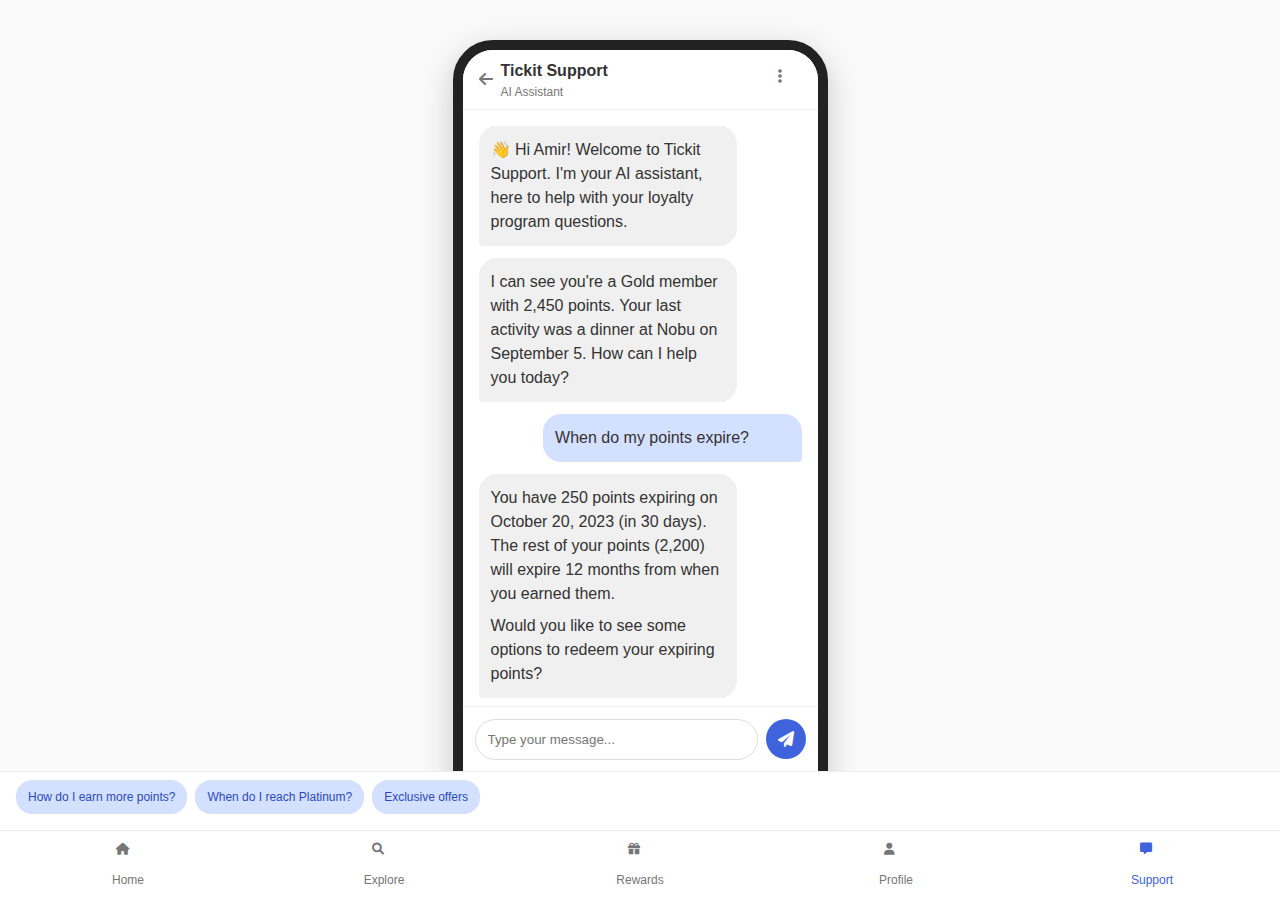
<file: chatbot.html>
<!DOCTYPE html>
<html lang="en">
<head>
    <meta charset="UTF-8">
    <meta name="viewport" content="width=device-width, initial-scale=1.0">
    <title>Tickit Rewards - AI Chatbot</title>
    <link rel="stylesheet" href="css/styles.css">
    <!-- Font Awesome for icons -->
    <link rel="stylesheet" href="https://cdnjs.cloudflare.com/ajax/libs/font-awesome/6.0.0/css/all.min.css">
</head>
<body>
    <div class="mobile-frame">
        <div class="app-container">
            <!-- App Header -->
            <div class="app-header">
                <div style="display: flex; align-items: center;">
                    <a href="index.html" style="margin-right: 8px; color: var(--gray-medium);">
                        <i class="fas fa-arrow-left"></i>
                    </a>
                    <div style="display: flex; flex-direction: column;">
                        <span style="font-weight: 600;">Tickit Support</span>
                        <span style="font-size: 12px; color: var(--gray-medium);">AI Assistant</span>
                    </div>
                </div>
                <div class="header-icons">
                    <i class="fas fa-ellipsis-v header-icon"></i>
                </div>
            </div>
            
            <!-- Chat Container -->
            <div class="chat-container">
                <!-- Chat Messages -->
                <div class="chat-messages">
                    <!-- Welcome Message -->
                    <div class="message bot">
                        <p>👋 Hi Amir! Welcome to Tickit Support. I'm your AI assistant, here to help with your loyalty program questions.</p>
                    </div>
                    
                    <!-- Context-Aware Info -->
                    <div class="message bot">
                        <p>I can see you're a Gold member with 2,450 points. Your last activity was a dinner at Nobu on September 5. How can I help you today?</p>
                    </div>
                    
                    <!-- User Message -->
                    <div class="message user">
                        <p>When do my points expire?</p>
                    </div>
                    
                    <!-- AI Response -->
                    <div class="message bot">
                        <p>You have 250 points expiring on October 20, 2023 (in 30 days). The rest of your points (2,200) will expire 12 months from when you earned them.</p>
                        <p style="margin-top: 8px;">Would you like to see some options to redeem your expiring points?</p>
                    </div>
                    
                    <!-- User Message -->
                    <div class="message user">
                        <p>Yes, show me what I can get with 250 points</p>
                    </div>
                    
                    <!-- AI Response with Options -->
                    <div class="message bot">
                        <p>Here are some options for using your 250 expiring points:</p>
                        <ul style="margin: 8px 0; padding-left: 20px;">
                            <li>Coffee voucher at % Arabica (150 points)</li>
                            <li>Movie ticket at Roxy Cinemas (200 points)</li>
                            <li>15% discount on your next dining experience (250 points)</li>
                        </ul>
                        <p>I can help you redeem any of these options right now. Just let me know which one interests you.</p>
                    </div>
                    
                    <!-- User Message -->
                    <div class="message user">
                        <p>I have an issue with my last transaction. The points weren't added correctly.</p>
                    </div>
                    
                    <!-- AI Response with Escalation -->
                    <div class="message bot">
                        <p>I understand you're having an issue with your transaction from Nobu on September 5th. Let me check that for you.</p>
                        <p style="margin-top: 8px;">It looks like your transaction was for AED 350, which should have earned you 350 points, and that matches what was added to your account.</p>
                        <p style="margin-top: 8px;">Is there something specific about this transaction that you feel wasn't correct?</p>
                    </div>
                    
                    <!-- User Message -->
                    <div class="message user">
                        <p>I was told I would get double points for dining that night, but I only got the regular amount.</p>
                    </div>
                    
                    <!-- AI Response with Agent Handoff -->
                    <div class="message bot">
                        <p>Thank you for explaining. I don't see a double points promotion applied to your account for that date. This might require checking with one of our support agents.</p>
                        <p style="margin-top: 8px;">Would you like me to connect you with a support agent who can look into this further?</p>
                    </div>
                    
                    <!-- User Message -->
                    <div class="message user">
                        <p>Yes please</p>
                    </div>
                    
                    <!-- AI Response with Handoff -->
                    <div class="message bot">
                        <p>I'm connecting you with a support agent now. They'll have access to our conversation history so you won't need to repeat your issue.</p>
                        <div style="margin-top: 12px; padding: 8px; background-color: #f0f0f0; border-radius: 8px; font-size: 12px;">
                            <i class="fas fa-sync fa-spin" style="margin-right: 6px;"></i>
                            Connecting to support agent...
                        </div>
                    </div>
                    
                    <!-- Agent Connected Message -->
                    <div class="message bot" style="background-color: #e8f4fd;">
                        <div style="margin-bottom: 4px; font-weight: 500; color: var(--primary-dark);">
                            <i class="fas fa-headset" style="margin-right: 6px;"></i>
                            Sara (Customer Support)
                        </div>
                        <p>Hello Amir, I'm Sara from Tickit Support. I see you're inquiring about a double points promotion for your Nobu visit on September 5th. Let me check this for you right away.</p>
                    </div>
                </div>
                
                <!-- Chat Input -->
                <div class="chat-input">
                    <input type="text" placeholder="Type your message..." />
                    <div class="send-button">
                        <i class="fas fa-paper-plane"></i>
                    </div>
                </div>
            </div>
            
            <!-- Suggested Queries -->
            <div style="position: fixed; bottom: 70px; left: 0; right: 0; background-color: white; padding: 8px 16px; border-top: 1px solid #eee;">
                <div style="display: flex; gap: 8px; overflow-x: auto; padding-bottom: 8px;">
                    <div style="flex-shrink: 0; padding: 8px 12px; background-color: var(--primary-light); color: var(--primary-dark); border-radius: 16px; font-size: 12px;">
                        How do I earn more points?
                    </div>
                    <div style="flex-shrink: 0; padding: 8px 12px; background-color: var(--primary-light); color: var(--primary-dark); border-radius: 16px; font-size: 12px;">
                        When do I reach Platinum?
                    </div>
                    <div style="flex-shrink: 0; padding: 8px 12px; background-color: var(--primary-light); color: var(--primary-dark); border-radius: 16px; font-size: 12px;">
                        Exclusive offers
                    </div>
                </div>
            </div>
            
            <!-- Bottom Navigation -->
            <div class="bottom-nav">
                <div class="nav-item">
                    <i class="fas fa-home nav-icon"></i>
                    <span class="nav-text">Home</span>
                </div>
                <div class="nav-item">
                    <i class="fas fa-search nav-icon"></i>
                    <span class="nav-text">Explore</span>
                </div>
                <div class="nav-item">
                    <i class="fas fa-gift nav-icon"></i>
                    <span class="nav-text">Rewards</span>
                </div>
                <div class="nav-item">
                    <i class="fas fa-user nav-icon"></i>
                    <span class="nav-text">Profile</span>
                </div>
                <div class="nav-item active">
                    <i class="fas fa-comment-alt nav-icon"></i>
                    <span class="nav-text">Support</span>
                </div>
            </div>
        </div>
    </div>
    
    <!-- JavaScript -->
    <script src="js/main.js"></script>
</body>
</html>
</file>
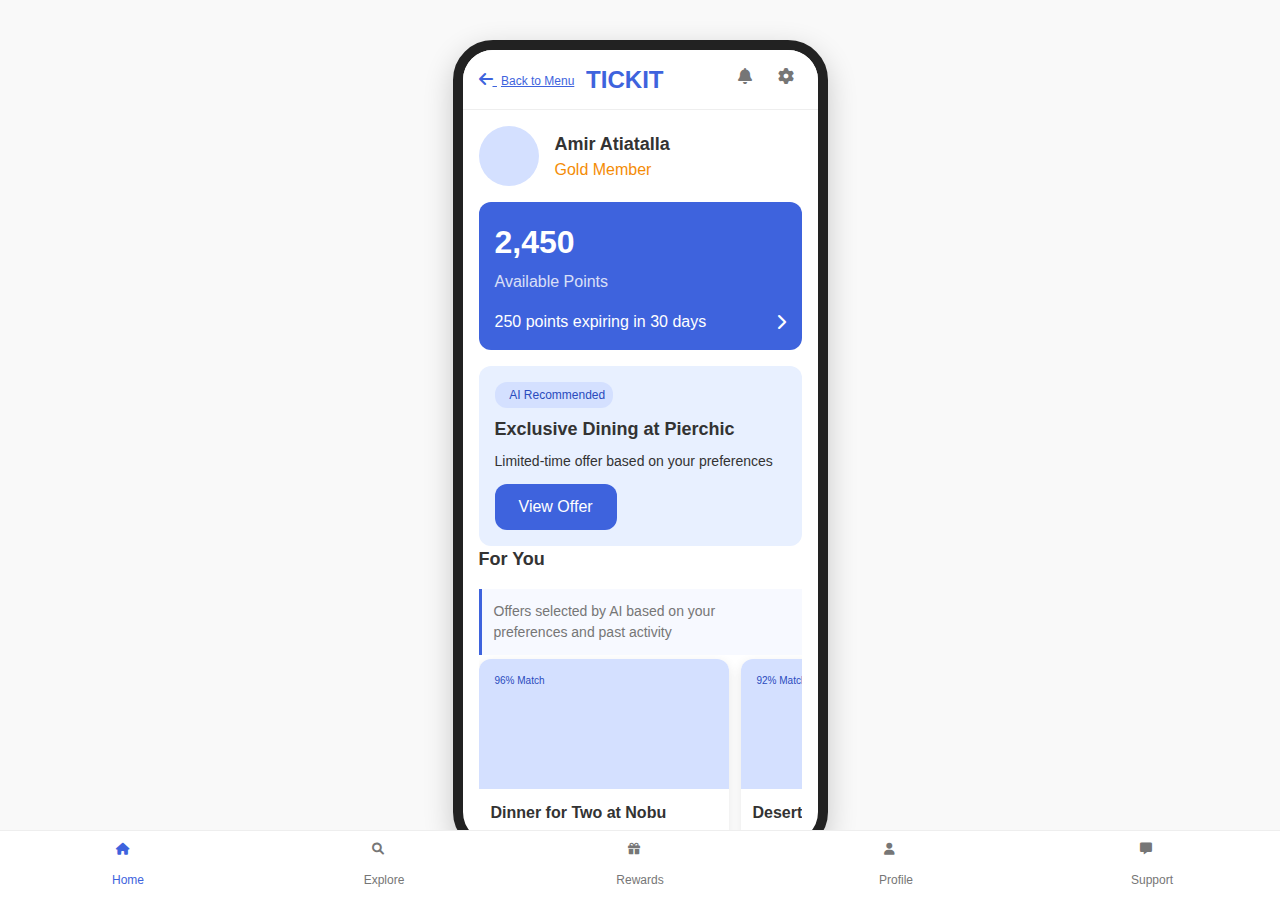
<file: home.html>
<!DOCTYPE html>
<html lang="en">
<head>
    <meta charset="UTF-8">
    <meta name="viewport" content="width=device-width, initial-scale=1.0">
    <title>Tickit Rewards - Home</title>
    <link rel="stylesheet" href="css/styles.css">
    <!-- Font Awesome for icons -->
    <link rel="stylesheet" href="https://cdnjs.cloudflare.com/ajax/libs/font-awesome/6.0.0/css/all.min.css">
</head>
<body>
    <div class="mobile-frame">
        <div class="app-container">
            <!-- App Header -->
            <div class="app-header">
                <div style="display: flex; align-items: center;">
                    <a href="index.html" class="back-button" style="margin-right: 12px; color: var(--primary-color);">
                        <i class="fas fa-arrow-left"></i>
                        <span style="font-size: 12px; margin-left: 4px;">Back to Menu</span>
                    </a>
                    <img src="data:image/svg+xml;utf8,<svg xmlns='http://www.w3.org/2000/svg' width='80' height='24' viewBox='0 0 80 24'><text fill='%233e63dd' font-family='Arial' font-weight='bold' font-size='18' x='0' y='18'>TICKIT</text></svg>" alt="Tickit" class="logo">
                </div>
                <div class="header-icons">
                    <i class="fas fa-bell header-icon"></i>
                    <i class="fas fa-cog header-icon"></i>
                </div>
            </div>
            
            <!-- Main Content -->
            <div class="main-content">
                <!-- User Profile Summary -->
                <div class="profile-header">
                    <div class="profile-avatar" style="background-image: url('https://images.unsplash.com/photo-1566753323558-f4e0952af115?ixlib=rb-1.2.1&auto=format&fit=crop&w=200&q=80'); background-size: cover;"></div>
                    <div class="profile-info">
                        <div class="profile-name">Amir Atiatalla</div>
                        <div class="profile-tier">Gold Member</div>
                    </div>
                </div>
                
                <!-- Points Summary -->
                <div class="points-container">
                    <div class="points-value">2,450</div>
                    <div class="points-label">Available Points</div>
                    <div class="flex justify-between items-center mt-16">
                        <span>250 points expiring in 30 days</span>
                        <i class="fas fa-chevron-right"></i>
                    </div>
                </div>
                
                <!-- AI Personalized Banner -->
                <div style="background-color: #e8f0ff; border-radius: 12px; padding: 16px; margin-top: 16px;">
                    <div style="display: flex; flex-direction: column;">
                        <div style="display: flex; align-items: center; margin-bottom: 8px;">
                            <span class="ai-badge" style="font-size: 12px;">
                                <i class="fas fa-sparkles" style="margin-right: 4px;"></i>
                                AI Recommended
                            </span>
                        </div>
                        <h3 style="font-size: 18px; font-weight: 600; margin: 0 0 8px 0;">Exclusive Dining at Pierchic</h3>
                        <p style="margin: 0 0 12px 0; font-size: 14px;">Limited-time offer based on your preferences</p>
                        <div>
                            <button class="button">View Offer</button>
                        </div>
                    </div>
                </div>
                
                <!-- For You Section -->
                <div class="section-title">For You</div>
                <div class="ai-explanation">
                    Offers selected by AI based on your preferences and past activity
                </div>
                
                <div class="offers-container">
                    <!-- Offer 1 -->
                    <div class="offer-card">
                        <div class="offer-image" style="background-image: url('https://images.unsplash.com/photo-1555396273-367ea4eb4db5?ixlib=rb-1.2.1&auto=format&fit=crop&w=500&q=80'); background-size: cover; position: relative;">
                            <div style="position: absolute; top: 8px; left: 8px;">
                                <span class="ai-badge" style="font-size: 10px;">96% Match</span>
                            </div>
                        </div>
                        <div class="offer-content">
                            <div class="offer-title">Dinner for Two at Nobu</div>
                            <div class="offer-partner">Atlantis The Palm</div>
                            <div style="display: flex; justify-content: space-between; align-items: center;">
                                <div style="font-weight: 600;">1,200 points</div>
                                <button class="button" style="padding: 6px 12px; font-size: 14px;">Redeem</button>
                            </div>
                        </div>
                    </div>
                    
                    <!-- Offer 2 -->
                    <div class="offer-card">
                        <div class="offer-image" style="background-image: url('https://images.unsplash.com/photo-1469854523086-cc02fe5d8800?ixlib=rb-1.2.1&auto=format&fit=crop&w=500&q=80'); background-size: cover; position: relative;">
                            <div style="position: absolute; top: 8px; left: 8px;">
                                <span class="ai-badge" style="font-size: 10px;">92% Match</span>
                            </div>
                        </div>
                        <div class="offer-content">
                            <div class="offer-title">Desert Safari Experience</div>
                            <div class="offer-partner">Arabian Adventures</div>
                            <div style="display: flex; justify-content: space-between; align-items: center;">
                                <div style="font-weight: 600;">850 points</div>
                                <button class="button" style="padding: 6px 12px; font-size: 14px;">Redeem</button>
                            </div>
                        </div>
                    </div>
                    
                    <!-- Offer 3 -->
                    <div class="offer-card">
                        <div class="offer-image" style="background-image: url('https://images.unsplash.com/photo-1517604931442-7e0c8ed2963c?ixlib=rb-1.2.1&auto=format&fit=crop&w=500&q=80'); background-size: cover; position: relative;">
                            <div style="position: absolute; top: 8px; left: 8px;">
                                <span class="ai-badge" style="font-size: 10px;">87% Match</span>
                            </div>
                        </div>
                        <div class="offer-content">
                            <div class="offer-title">Movie Tickets at Roxy</div>
                            <div class="offer-partner">Roxy Cinemas</div>
                            <div style="display: flex; justify-content: space-between; align-items: center;">
                                <div style="font-weight: 600;">350 points</div>
                                <button class="button" style="padding: 6px 12px; font-size: 14px;">Redeem</button>
                            </div>
                        </div>
                    </div>
                </div>
                
                <!-- Recently Viewed Section -->
                <div class="section-title mt-16">Recently Viewed</div>
                
                <div class="offers-container">
                    <!-- Offer 1 -->
                    <div class="offer-card">
                        <div class="offer-image" style="background-image: url('https://images.unsplash.com/photo-1582650517477-018be2441d6e?ixlib=rb-1.2.1&auto=format&fit=crop&w=500&q=80'); background-size: cover;"></div>
                        <div class="offer-content">
                            <div class="offer-title">Sky View Dubai Entry</div>
                            <div class="offer-partner">Emaar Hospitality</div>
                            <div style="display: flex; justify-content: space-between; align-items: center;">
                                <div style="font-weight: 600;">650 points</div>
                                <button class="button" style="padding: 6px 12px; font-size: 14px;">Redeem</button>
                            </div>
                        </div>
                    </div>
                    
                    <!-- Offer 2 -->
                    <div class="offer-card">
                        <div class="offer-image" style="background-image: url('https://images.unsplash.com/photo-1600334129128-685c5582fd35?ixlib=rb-1.2.1&auto=format&fit=crop&w=500&q=80'); background-size: cover;"></div>
                        <div class="offer-content">
                            <div class="offer-title">Spa Session at Talise</div>
                            <div class="offer-partner">Jumeirah Group</div>
                            <div style="display: flex; justify-content: space-between; align-items: center;">
                                <div style="font-weight: 600;">1,500 points</div>
                                <button class="button" style="padding: 6px 12px; font-size: 14px;">Redeem</button>
                            </div>
                        </div>
                    </div>
                </div>
                
                <!-- Nearby Offers Section -->
                <div class="section-title mt-16">Nearby Offers 
                    <span class="ai-badge" style="margin-left: 8px; font-size: 10px;">
                        <i class="fas fa-location-dot" style="margin-right: 4px;"></i>
                        DIFC Area
                    </span>
                </div>
                
                <div class="offers-container">
                    <!-- Offer 1 -->
                    <div class="offer-card">
                        <div class="offer-image" style="background-image: url('https://images.unsplash.com/photo-1414235077428-338989a2e8c0?ixlib=rb-1.2.1&auto=format&fit=crop&w=500&q=80'); background-size: cover;"></div>
                        <div class="offer-content">
                            <div class="offer-title">Lunch at Hillhouse Brasserie</div>
                            <div class="offer-partner">Dubai Hills Golf Club</div>
                            <div style="display: flex; justify-content: space-between; align-items: center;">
                                <div style="font-weight: 600;">600 points</div>
                                <button class="button" style="padding: 6px 12px; font-size: 14px;">Redeem</button>
                            </div>
                        </div>
                    </div>
                    
                    <!-- Offer 2 -->
                    <div class="offer-card">
                        <div class="offer-image" style="background-image: url('https://images.unsplash.com/photo-1504630083234-14187a9df0f5?ixlib=rb-1.2.1&auto=format&fit=crop&w=500&q=80'); background-size: cover;"></div>
                        <div class="offer-content">
                            <div class="offer-title">Coffee at % Arabica</div>
                            <div class="offer-partner">Dubai Mall</div>
                            <div style="display: flex; justify-content: space-between; align-items: center;">
                                <div style="font-weight: 600;">150 points</div>
                                <button class="button" style="padding: 6px 12px; font-size: 14px;">Redeem</button>
                            </div>
                        </div>
                    </div>
                    
                    <!-- Offer 3 -->
                    <div class="offer-card">
                        <div class="offer-image" style="background-image: url('https://images.unsplash.com/photo-1551632436-cbf8dd35adfa?ixlib=rb-1.2.1&auto=format&fit=crop&w=500&q=80'); background-size: cover;"></div>
                        <div class="offer-content">
                            <div class="offer-title">Afternoon Tea at Burj Al Arab</div>
                            <div class="offer-partner">Jumeirah Group</div>
                            <div style="display: flex; justify-content: space-between; align-items: center;">
                                <div style="font-weight: 600;">1,800 points</div>
                                <button class="button" style="padding: 6px 12px; font-size: 14px;">Redeem</button>
                            </div>
                        </div>
                    </div>
                </div>
                
                <!-- Explore More Button -->
                <div style="margin-top: 24px; text-align: center;">
                    <button class="button button-secondary">Explore All Rewards</button>
                </div>
            </div>
            
            <!-- Bottom Navigation -->
            <div class="bottom-nav">
                <div class="nav-item active">
                    <i class="fas fa-home nav-icon"></i>
                    <span class="nav-text">Home</span>
                </div>
                <div class="nav-item">
                    <i class="fas fa-search nav-icon"></i>
                    <span class="nav-text">Explore</span>
                </div>
                <div class="nav-item">
                    <i class="fas fa-gift nav-icon"></i>
                    <span class="nav-text">Rewards</span>
                </div>
                <div class="nav-item">
                    <i class="fas fa-user nav-icon"></i>
                    <span class="nav-text">Profile</span>
                </div>
                <div class="nav-item">
                    <i class="fas fa-comment-alt nav-icon"></i>
                    <span class="nav-text">Support</span>
                </div>
            </div>
        </div>
    </div>
    
    <!-- JavaScript -->
    <script src="js/main.js"></script>
</body>
</html>
</file>
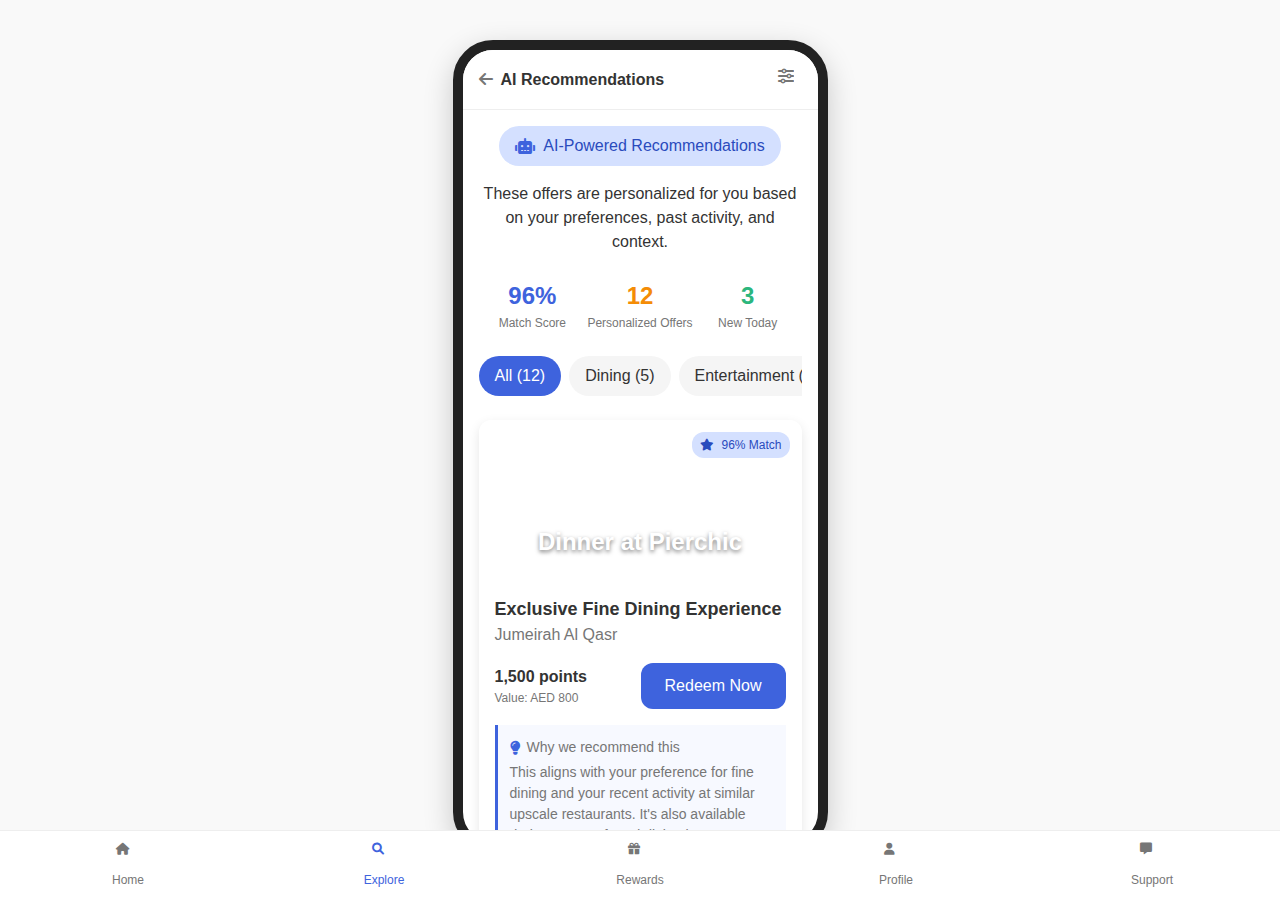
<file: offers.html>
<!DOCTYPE html>
<html lang="en">
<head>
    <meta charset="UTF-8">
    <meta name="viewport" content="width=device-width, initial-scale=1.0">
    <title>Tickit Rewards - AI Offers</title>
    <link rel="stylesheet" href="css/styles.css">
    <!-- Font Awesome for icons -->
    <link rel="stylesheet" href="https://cdnjs.cloudflare.com/ajax/libs/font-awesome/6.0.0/css/all.min.css">
</head>
<body>
    <div class="mobile-frame">
        <div class="app-container">
            <!-- App Header -->
            <div class="app-header">
                <div style="display: flex; align-items: center;">
                    <a href="index.html" style="margin-right: 8px; color: var(--gray-medium);">
                        <i class="fas fa-arrow-left"></i>
                    </a>
                    <span style="font-weight: 600;">AI Recommendations</span>
                </div>
                <div class="header-icons">
                    <i class="fas fa-sliders header-icon"></i>
                </div>
            </div>
            
            <!-- Main Content -->
            <div class="main-content">
                <!-- Intro Section -->
                <div style="text-align: center; margin-bottom: 24px;">
                    <div style="display: inline-flex; align-items: center; background-color: var(--primary-light); padding: 8px 16px; border-radius: 20px; margin-bottom: 16px;">
                        <i class="fas fa-robot" style="color: var(--primary-color); margin-right: 8px;"></i>
                        <span style="font-weight: 500; color: var(--primary-dark);">AI-Powered Recommendations</span>
                    </div>
                    <p>These offers are personalized for you based on your preferences, past activity, and context.</p>
                </div>
                
                <!-- Recommendation Strength Indicators -->
                <div style="display: flex; justify-content: space-between; margin-bottom: 24px;">
                    <div style="text-align: center; flex: 1;">
                        <div style="font-weight: 600; font-size: 24px; color: var(--primary-color);">96%</div>
                        <div style="font-size: 12px; color: var(--gray-medium);">Match Score</div>
                    </div>
                    <div style="text-align: center; flex: 1;">
                        <div style="font-weight: 600; font-size: 24px; color: var(--secondary-color);">12</div>
                        <div style="font-size: 12px; color: var(--gray-medium);">Personalized Offers</div>
                    </div>
                    <div style="text-align: center; flex: 1;">
                        <div style="font-weight: 600; font-size: 24px; color: var(--success);">3</div>
                        <div style="font-size: 12px; color: var(--gray-medium);">New Today</div>
                    </div>
                </div>
                
                <!-- Filter Navigation -->
                <div style="display: flex; overflow-x: auto; margin-bottom: 16px; padding-bottom: 8px;">
                    <div style="flex-shrink: 0; padding: 8px 16px; background-color: var(--primary-color); color: white; border-radius: 20px; margin-right: 8px;">
                        All (12)
                    </div>
                    <div style="flex-shrink: 0; padding: 8px 16px; background-color: var(--gray-light); color: var(--gray-dark); border-radius: 20px; margin-right: 8px;">
                        Dining (5)
                    </div>
                    <div style="flex-shrink: 0; padding: 8px 16px; background-color: var(--gray-light); color: var(--gray-dark); border-radius: 20px; margin-right: 8px;">
                        Entertainment (3)
                    </div>
                    <div style="flex-shrink: 0; padding: 8px 16px; background-color: var(--gray-light); color: var(--gray-dark); border-radius: 20px; margin-right: 8px;">
                        Experiences (4)
                    </div>
                </div>
                
                <!-- Top Recommendation Card -->
                <div class="card" style="margin-bottom: 24px; position: relative; overflow: hidden;">
                    <div style="position: absolute; top: 12px; right: 12px;">
                        <span class="ai-badge">
                            <i class="fas fa-star" style="margin-right: 4px;"></i>
                            96% Match
                        </span>
                    </div>
                    
                    <div style="height: 160px; margin: -16px -16px 16px -16px; background-image: url('https://images.unsplash.com/photo-1414235077428-338989a2e8c0?ixlib=rb-1.2.1&auto=format&fit=crop&w=800&q=80'); background-size: cover; background-position: center; display: flex; align-items: flex-end; justify-content: center; color: white; text-shadow: 0 2px 4px rgba(0,0,0,0.5); padding-bottom: 20px;">
                        <span style="font-size: 24px; font-weight: 600;">Dinner at Pierchic</span>
                    </div>
                    
                    <div style="margin-bottom: 16px;">
                        <div style="font-weight: 600; font-size: 18px;">Exclusive Fine Dining Experience</div>
                        <div style="color: var(--gray-medium);">Jumeirah Al Qasr</div>
                    </div>
                    
                    <div style="display: flex; justify-content: space-between; align-items: center; margin-bottom: 16px;">
                        <div>
                            <div style="font-weight: 600;">1,500 points</div>
                            <div style="color: var(--gray-medium); font-size: 12px;">Value: AED 800</div>
                        </div>
                        <button class="button">Redeem Now</button>
                    </div>
                    
                    <!-- AI Explanation -->
                    <div class="ai-explanation">
                        <div style="font-weight: 500; margin-bottom: 4px; display: flex; align-items: center;">
                            <i class="fas fa-lightbulb" style="color: var(--primary-color); margin-right: 6px;"></i>
                            Why we recommend this
                        </div>
                        <p style="font-size: 14px;">
                            This aligns with your preference for fine dining and your recent activity at similar upscale restaurants. It's also available during your preferred dining hours (evening) and is near your frequently visited locations.
                        </p>
                    </div>
                </div>
                
                <!-- More Recommendations -->
                <div class="section-title">More For You</div>
                
                <!-- Card 1 -->
                <div class="card" style="display: flex; margin-bottom: 16px;">
                    <div style="flex-shrink: 0; width: 80px; height: 80px; background-color: var(--primary-light); display: flex; align-items: center; justify-content: center; border-radius: 8px;">
                        <i class="fas fa-ticket" style="color: var(--primary-dark); font-size: 24px;"></i>
                    </div>
                    <div style="flex-grow: 1; padding-left: 16px;">
                        <div style="font-weight: 600;">Desert Safari Experience</div>
                        <div style="color: var(--gray-medium); font-size: 14px;">Arabian Adventures</div>
                        <div style="display: flex; justify-content: space-between; align-items: center; margin-top: 8px;">
                            <div style="font-weight: 500;">850 points</div>
                            <span class="ai-badge" style="font-size: 10px;">92% Match</span>
                        </div>
                    </div>
                </div>
                
                <!-- Card 2 -->
                <div class="card" style="display: flex; margin-bottom: 16px;">
                    <div style="flex-shrink: 0; width: 80px; height: 80px; background-color: var(--primary-light); display: flex; align-items: center; justify-content: center; border-radius: 8px;">
                        <i class="fas fa-film" style="color: var(--primary-dark); font-size: 24px;"></i>
                    </div>
                    <div style="flex-grow: 1; padding-left: 16px;">
                        <div style="font-weight: 600;">Movie Tickets at Roxy</div>
                        <div style="color: var(--gray-medium); font-size: 14px;">Roxy Cinemas, City Walk</div>
                        <div style="display: flex; justify-content: space-between; align-items: center; margin-top: 8px;">
                            <div style="font-weight: 500;">350 points</div>
                            <span class="ai-badge" style="font-size: 10px;">87% Match</span>
                        </div>
                    </div>
                </div>
                
                <!-- Card 3 -->
                <div class="card" style="display: flex; margin-bottom: 16px;">
                    <div style="flex-shrink: 0; width: 80px; height: 80px; background-color: var(--primary-light); display: flex; align-items: center; justify-content: center; border-radius: 8px;">
                        <i class="fas fa-utensils" style="color: var(--primary-dark); font-size: 24px;"></i>
                    </div>
                    <div style="flex-grow: 1; padding-left: 16px;">
                        <div style="font-weight: 600;">Lunch at Hillhouse Brasserie</div>
                        <div style="color: var(--gray-medium); font-size: 14px;">Dubai Hills Golf Club</div>
                        <div style="display: flex; justify-content: space-between; align-items: center; margin-top: 8px;">
                            <div style="font-weight: 500;">600 points</div>
                            <span class="ai-badge" style="font-size: 10px;">85% Match</span>
                        </div>
                    </div>
                </div>
                
                <!-- Location-Based Section -->
                <div class="section-title">Near You Now 
                    <span class="ai-badge" style="margin-left: 8px; font-size: 10px;">
                        <i class="fas fa-location-dot" style="margin-right: 4px;"></i>
                        DIFC Area
                    </span>
                </div>
                
                <!-- Map Component -->
                <div style="height: 180px; background-color: #f0f0f0; border-radius: var(--border-radius); margin-bottom: 16px; position: relative; overflow: hidden;">
                    <!-- Mock Map -->
                    <div style="height: 100%; width: 100%; background-color: #e8e8e8; position: absolute;"></div>
                    
                    <!-- Pins -->
                    <div style="position: absolute; top: 30%; left: 40%; background-color: var(--primary-color); width: 20px; height: 20px; border-radius: 50%; display: flex; align-items: center; justify-content: center; color: white; font-size: 10px; box-shadow: 0 2px 5px rgba(0,0,0,0.2);">
                        1
                    </div>
                    <div style="position: absolute; top: 50%; left: 60%; background-color: var(--primary-color); width: 20px; height: 20px; border-radius: 50%; display: flex; align-items: center; justify-content: center; color: white; font-size: 10px; box-shadow: 0 2px 5px rgba(0,0,0,0.2);">
                        2
                    </div>
                    <div style="position: absolute; top: 70%; left: 30%; background-color: var(--primary-color); width: 20px; height: 20px; border-radius: 50%; display: flex; align-items: center; justify-content: center; color: white; font-size: 10px; box-shadow: 0 2px 5px rgba(0,0,0,0.2);">
                        3
                    </div>
                    
                    <!-- Your Location -->
                    <div style="position: absolute; top: 60%; left: 50%; background-color: white; border: 2px solid var(--primary-color); width: 16px; height: 16px; border-radius: 50%;">
                        <div style="position: absolute; top: 50%; left: 50%; transform: translate(-50%, -50%); width: 6px; height: 6px; background-color: var(--primary-color); border-radius: 50%;"></div>
                    </div>
                </div>
                
                <!-- Nearby Offers -->
                <div style="display: flex; overflow-x: auto; margin-bottom: 24px; padding-bottom: 8px;">
                    <!-- Offer 1 -->
                    <div style="flex-shrink: 0; width: 200px; background-color: white; border-radius: var(--border-radius); box-shadow: var(--shadow); margin-right: 12px; overflow: hidden;">
                        <div style="height: 100px; background-image: url('https://images.unsplash.com/photo-1504630083234-14187a9df0f5?ixlib=rb-1.2.1&auto=format&fit=crop&w=500&q=80'); background-size: cover; background-position: center; position: relative;">
                            <div style="position: absolute; top: 8px; left: 8px; background-color: var(--primary-color); color: white; border-radius: 50%; width: 20px; height: 20px; display: flex; align-items: center; justify-content: center; font-size: 12px;">
                                1
                            </div>
                        </div>
                        <div style="padding: 12px;">
                            <div style="font-weight: 600; font-size: 14px;">Coffee at % Arabica</div>
                            <div style="color: var(--gray-medium); font-size: 12px;">Dubai Mall</div>
                            <div style="font-weight: 500; margin-top: 8px;">150 points</div>
                        </div>
                    </div>
                    
                    <!-- Offer 2 -->
                    <div style="flex-shrink: 0; width: 200px; background-color: white; border-radius: var(--border-radius); box-shadow: var(--shadow); margin-right: 12px; overflow: hidden;">
                        <div style="height: 100px; background-image: url('https://images.unsplash.com/photo-1555396273-367ea4eb4db5?ixlib=rb-1.2.1&auto=format&fit=crop&w=500&q=80'); background-size: cover; background-position: center; position: relative;">
                            <div style="position: absolute; top: 8px; left: 8px; background-color: var(--primary-color); color: white; border-radius: 50%; width: 20px; height: 20px; display: flex; align-items: center; justify-content: center; font-size: 12px;">
                                2
                            </div>
                        </div>
                        <div style="padding: 12px;">
                            <div style="font-weight: 600; font-size: 14px;">Lunch at DIFC Food Hall</div>
                            <div style="color: var(--gray-medium); font-size: 12px;">DIFC</div>
                            <div style="font-weight: 500; margin-top: 8px;">350 points</div>
                        </div>
                    </div>
                    
                    <!-- Offer 3 -->
                    <div style="flex-shrink: 0; width: 200px; background-color: white; border-radius: var(--border-radius); box-shadow: var(--shadow); margin-right: 12px; overflow: hidden;">
                        <div style="height: 100px; background-image: url('https://images.unsplash.com/photo-1551632436-cbf8dd35adfa?ixlib=rb-1.2.1&auto=format&fit=crop&w=500&q=80'); background-size: cover; background-position: center; position: relative;">
                            <div style="position: absolute; top: 8px; left: 8px; background-color: var(--primary-color); color: white; border-radius: 50%; width: 20px; height: 20px; display: flex; align-items: center; justify-content: center; font-size: 12px;">
                                3
                            </div>
                        </div>
                        <div style="padding: 12px;">
                            <div style="font-weight: 600; font-size: 14px;">Art Gallery Exhibition</div>
                            <div style="color: var(--gray-medium); font-size: 12px;">DIFC Gate Village</div>
                            <div style="font-weight: 500; margin-top: 8px;">250 points</div>
                        </div>
                    </div>
                </div>
                
                <!-- Feedback Section -->
                <div style="background-color: #f8f9fa; padding: 16px; border-radius: var(--border-radius); margin-bottom: 24px;">
                    <div style="font-weight: 500; margin-bottom: 8px;">Help us improve your recommendations</div>
                    <p style="font-size: 14px; margin-bottom: 16px;">
                        Are these recommendations relevant to you? Your feedback helps our AI improve.
                    </p>
                    <div style="display: flex; gap: 8px;">
                        <button class="button" style="flex: 1; padding: 10px;">
                            <i class="fas fa-thumbs-up" style="margin-right: 6px;"></i>
                            Yes
                        </button>
                        <button class="button button-secondary" style="flex: 1; padding: 10px;">
                            <i class="fas fa-thumbs-down" style="margin-right: 6px;"></i>
                            No
                        </button>
                    </div>
                </div>
            </div>
            
            <!-- Bottom Navigation -->
            <div class="bottom-nav">
                <div class="nav-item">
                    <i class="fas fa-home nav-icon"></i>
                    <span class="nav-text">Home</span>
                </div>
                <div class="nav-item active">
                    <i class="fas fa-search nav-icon"></i>
                    <span class="nav-text">Explore</span>
                </div>
                <div class="nav-item">
                    <i class="fas fa-gift nav-icon"></i>
                    <span class="nav-text">Rewards</span>
                </div>
                <div class="nav-item">
                    <i class="fas fa-user nav-icon"></i>
                    <span class="nav-text">Profile</span>
                </div>
                <div class="nav-item">
                    <i class="fas fa-comment-alt nav-icon"></i>
                    <span class="nav-text">Support</span>
                </div>
            </div>
        </div>
    </div>
    
    <!-- JavaScript -->
    <script src="js/main.js"></script>
</body>
</html>
</file>
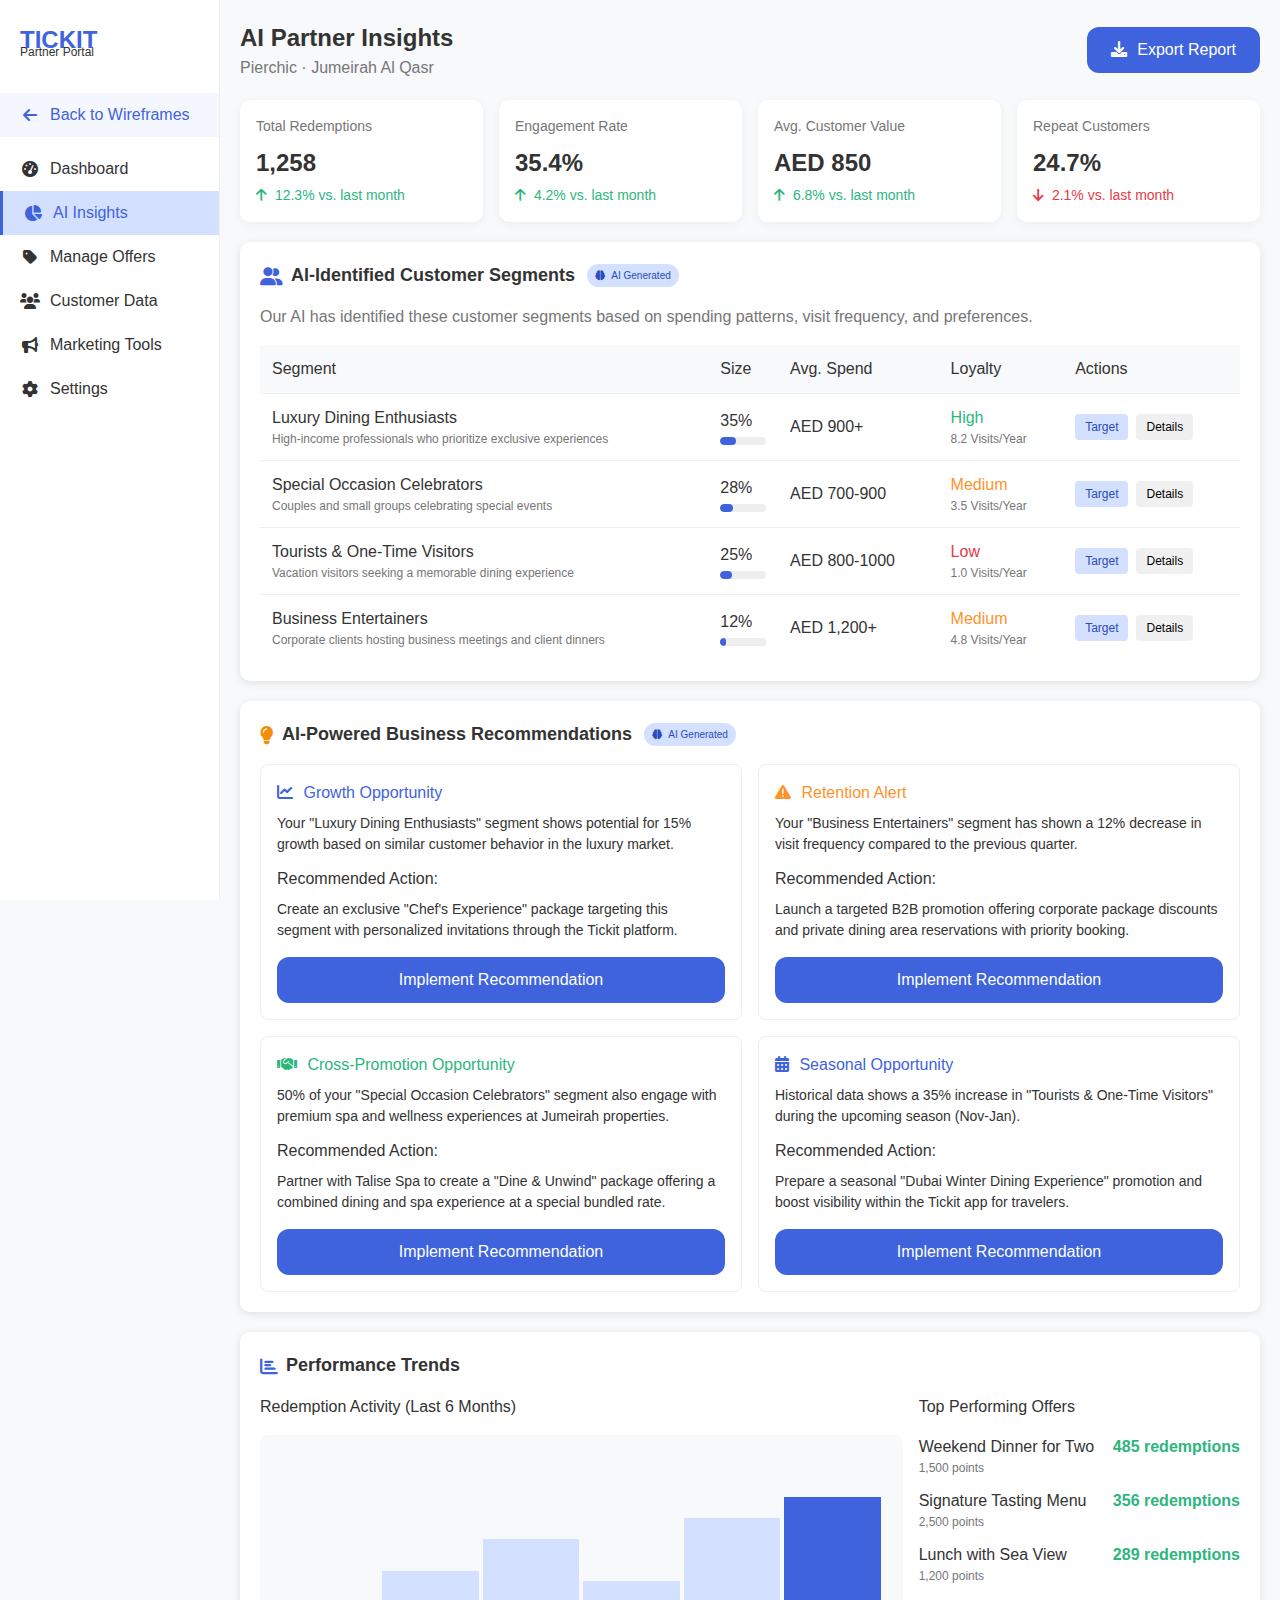
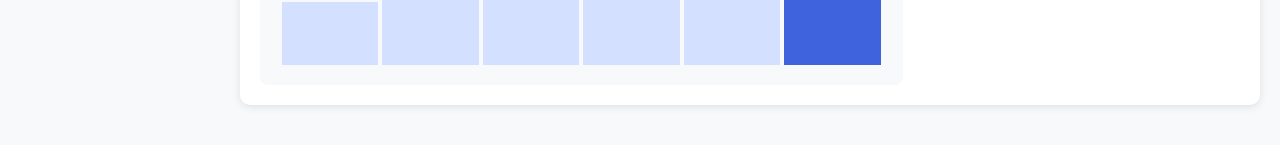
<file: partner_ai_insights_tab.html>
<!DOCTYPE html>
<html lang="en">
<head>
    <meta charset="UTF-8">
    <meta name="viewport" content="width=device-width, initial-scale=1.0">
    <title>Tickit Partner Insights</title>
    <link rel="stylesheet" href="css/styles.css">
    <!-- Font Awesome for icons -->
    <link rel="stylesheet" href="https://cdnjs.cloudflare.com/ajax/libs/font-awesome/6.0.0/css/all.min.css">
    <style>
        /* Partner Portal specific styles */
        .dashboard-container {
            padding: 0;
            background-color: #f8f9fa;
        }
        
        .sidebar {
            width: 220px;
            height: 100%;
            position: fixed;
            top: 0;
            left: 0;
            background-color: white;
            border-right: 1px solid #eee;
            padding: 20px 0;
            z-index: 100;
        }
        
        .sidebar-logo {
            padding: 0 20px;
            margin-bottom: 30px;
        }
        
        .sidebar-nav {
            list-style: none;
            padding: 0;
        }
        
        .sidebar-nav li {
            padding: 10px 20px;
            display: flex;
            align-items: center;
            color: var(--gray-dark);
            cursor: pointer;
        }
        
        .sidebar-nav li.active {
            background-color: var(--primary-light);
            color: var(--primary-color);
            border-left: 3px solid var(--primary-color);
        }
        
        .sidebar-nav li i {
            margin-right: 10px;
            width: 20px;
            text-align: center;
        }
        
        .main-dashboard {
            margin-left: 220px;
            padding: 20px;
        }
        
        .dashboard-header {
            display: flex;
            justify-content: space-between;
            align-items: center;
            margin-bottom: 20px;
        }
        
        .dashboard-title {
            font-size: 24px;
            font-weight: 600;
        }
        
        .dashboard-card {
            background-color: white;
            border-radius: 10px;
            box-shadow: 0 2px 8px rgba(0,0,0,0.1);
            padding: 20px;
            margin-bottom: 20px;
        }
        
        .dashboard-card-title {
            font-size: 18px;
            font-weight: 600;
            margin-bottom: 16px;
            display: flex;
            align-items: center;
        }
        
        .dashboard-metrics {
            display: grid;
            grid-template-columns: repeat(4, 1fr);
            gap: 16px;
            margin-bottom: 20px;
        }
        
        .metric-card {
            background-color: white;
            border-radius: 10px;
            box-shadow: 0 2px 8px rgba(0,0,0,0.05);
            padding: 16px;
        }
        
        .metric-title {
            font-size: 14px;
            color: var(--gray-medium);
            margin-bottom: 8px;
        }
        
        .metric-value {
            font-size: 24px;
            font-weight: 600;
        }
        
        .metric-change {
            font-size: 14px;
            margin-top: 4px;
        }
        
        .change-positive {
            color: var(--success);
        }
        
        .change-negative {
            color: var(--error);
        }
        
        .chart-container {
            height: 250px;
            background-color: #f8f9fa;
            border-radius: 8px;
            margin-top: 16px;
            position: relative;
            overflow: hidden;
        }
        
        /* Segmentation Table */
        .segment-table {
            width: 100%;
            border-collapse: collapse;
            margin-top: 16px;
        }
        
        .segment-table th {
            text-align: left;
            padding: 12px;
            background-color: #f8f9fa;
            font-weight: 500;
        }
        
        .segment-table td {
            padding: 12px;
            border-top: 1px solid #eee;
        }
        
        .segment-meter {
            height: 8px;
            background-color: #eee;
            border-radius: 4px;
            margin-top: 4px;
            overflow: hidden;
            position: relative;
        }
        
        .segment-fill {
            height: 100%;
            background-color: var(--primary-color);
            border-radius: 4px;
        }
        
        .segment-actions {
            display: flex;
            gap: 8px;
        }
        
        .action-btn {
            padding: 6px 10px;
            background-color: #f0f0f0;
            border: none;
            border-radius: 4px;
            font-size: 12px;
            cursor: pointer;
        }
        
        .action-btn.primary {
            background-color: var(--primary-light);
            color: var(--primary-dark);
        }
    </style>
</head>
<body>
    <div class="dashboard-container">
        <!-- Sidebar -->
        <div class="sidebar">
            <div class="sidebar-logo">
                <img src="data:image/svg+xml;utf8,<svg xmlns='http://www.w3.org/2000/svg' width='120' height='36' viewBox='0 0 120 36'><text fill='%233e63dd' font-family='Arial' font-weight='bold' font-size='24' x='0' y='28'>TICKIT</text><text fill='%23333333' font-family='Arial' font-weight='normal' font-size='12' x='0' y='36'>Partner Portal</text></svg>" alt="Tickit Partner Portal">
            </div>
            
            <ul class="sidebar-nav">
                <li style="background-color: #f5f7ff; color: var(--primary-color); padding: 10px 20px; display: flex; align-items: center; margin-bottom: 10px;">
                    <a href="index.html" style="display: flex; align-items: center; text-decoration: none; color: inherit;">
                        <i class="fas fa-arrow-left" style="margin-right: 10px;"></i>
                        <span>Back to Wireframes</span>
                    </a>
                </li>
                <li>
                    <a href="partner_dashboard_tab.html" style="display: flex; align-items: center; text-decoration: none; color: inherit;">
                        <i class="fas fa-tachometer-alt"></i> Dashboard
                    </a>
                </li>
                <li class="active">
                    <a href="partner_ai_insights_tab.html" style="display: flex; align-items: center; text-decoration: none; color: inherit;">
                        <i class="fas fa-chart-pie"></i> AI Insights
                    </a>
                </li>
                <li>
                    <a href="partner_manage_offers_tab.html" style="display: flex; align-items: center; text-decoration: none; color: inherit;">
                        <i class="fas fa-tag"></i> Manage Offers
                    </a>
                </li>
                <li>
                    <a href="partner_customer_data_tab.html" style="display: flex; align-items: center; text-decoration: none; color: inherit;">
                        <i class="fas fa-users"></i> Customer Data
                    </a>
                </li>
                <li>
                    <a href="partner_marketing_tools_tab.html" style="display: flex; align-items: center; text-decoration: none; color: inherit;">
                        <i class="fas fa-bullhorn"></i> Marketing Tools
                    </a>
                </li>
                <li>
                    <a href="partner_settings_tab.html" style="display: flex; align-items: center; text-decoration: none; color: inherit;">
                        <i class="fas fa-cog"></i> Settings
                    </a>
                </li>
            </ul>
        </div>
        
        <!-- Main Dashboard -->
        <div class="main-dashboard">
            <div class="dashboard-header">
                <div>
                    <div class="dashboard-title">AI Partner Insights</div>
                    <div style="color: var(--gray-medium);">Pierchic · Jumeirah Al Qasr</div>
                </div>
                <div>
                    <button class="button">
                        <i class="fas fa-download" style="margin-right: 6px;"></i>
                        Export Report
                    </button>
                </div>
            </div>
            
            <!-- Key Metrics -->
            <div class="dashboard-metrics">
                <div class="metric-card">
                    <div class="metric-title">Total Redemptions</div>
                    <div class="metric-value">1,258</div>
                    <div class="metric-change change-positive">
                        <i class="fas fa-arrow-up" style="margin-right: 4px;"></i>
                        12.3% vs. last month
                    </div>
                </div>
                
                <div class="metric-card">
                    <div class="metric-title">Engagement Rate</div>
                    <div class="metric-value">35.4%</div>
                    <div class="metric-change change-positive">
                        <i class="fas fa-arrow-up" style="margin-right: 4px;"></i>
                        4.2% vs. last month
                    </div>
                </div>
                
                <div class="metric-card">
                    <div class="metric-title">Avg. Customer Value</div>
                    <div class="metric-value">AED 850</div>
                    <div class="metric-change change-positive">
                        <i class="fas fa-arrow-up" style="margin-right: 4px;"></i>
                        6.8% vs. last month
                    </div>
                </div>
                
                <div class="metric-card">
                    <div class="metric-title">Repeat Customers</div>
                    <div class="metric-value">24.7%</div>
                    <div class="metric-change change-negative">
                        <i class="fas fa-arrow-down" style="margin-right: 4px;"></i>
                        2.1% vs. last month
                    </div>
                </div>
            </div>
            
            <!-- AI Customer Segments -->
            <div class="dashboard-card">
                <div class="dashboard-card-title">
                    <i class="fas fa-user-friends" style="color: var(--primary-color); margin-right: 8px;"></i>
                    AI-Identified Customer Segments
                    <span class="ai-badge" style="margin-left: 12px; font-size: 10px;">
                        <i class="fas fa-brain" style="margin-right: 4px;"></i>
                        AI Generated
                    </span>
                </div>
                
                <p style="margin-bottom: 16px; color: var(--gray-medium);">
                    Our AI has identified these customer segments based on spending patterns, visit frequency, and preferences.
                </p>
                
                <table class="segment-table">
                    <thead>
                        <tr>
                            <th>Segment</th>
                            <th>Size</th>
                            <th>Avg. Spend</th>
                            <th>Loyalty</th>
                            <th>Actions</th>
                        </tr>
                    </thead>
                    <tbody>
                        <tr>
                            <td>
                                <div style="font-weight: 500;">Luxury Dining Enthusiasts</div>
                                <div style="font-size: 12px; color: var(--gray-medium);">High-income professionals who prioritize exclusive experiences</div>
                            </td>
                            <td>
                                <div>35%</div>
                                <div class="segment-meter">
                                    <div class="segment-fill" style="width: 35%;"></div>
                                </div>
                            </td>
                            <td>AED 900+</td>
                            <td>
                                <div style="color: var(--success);">High</div>
                                <div style="font-size: 12px; color: var(--gray-medium);">8.2 Visits/Year</div>
                            </td>
                            <td>
                                <div class="segment-actions">
                                    <button class="action-btn primary">Target</button>
                                    <button class="action-btn">Details</button>
                                </div>
                            </td>
                        </tr>
                        <tr>
                            <td>
                                <div style="font-weight: 500;">Special Occasion Celebrators</div>
                                <div style="font-size: 12px; color: var(--gray-medium);">Couples and small groups celebrating special events</div>
                            </td>
                            <td>
                                <div>28%</div>
                                <div class="segment-meter">
                                    <div class="segment-fill" style="width: 28%;"></div>
                                </div>
                            </td>
                            <td>AED 700-900</td>
                            <td>
                                <div style="color: var(--warning);">Medium</div>
                                <div style="font-size: 12px; color: var(--gray-medium);">3.5 Visits/Year</div>
                            </td>
                            <td>
                                <div class="segment-actions">
                                    <button class="action-btn primary">Target</button>
                                    <button class="action-btn">Details</button>
                                </div>
                            </td>
                        </tr>
                        <tr>
                            <td>
                                <div style="font-weight: 500;">Tourists & One-Time Visitors</div>
                                <div style="font-size: 12px; color: var(--gray-medium);">Vacation visitors seeking a memorable dining experience</div>
                            </td>
                            <td>
                                <div>25%</div>
                                <div class="segment-meter">
                                    <div class="segment-fill" style="width: 25%;"></div>
                                </div>
                            </td>
                            <td>AED 800-1000</td>
                            <td>
                                <div style="color: var(--error);">Low</div>
                                <div style="font-size: 12px; color: var(--gray-medium);">1.0 Visits/Year</div>
                            </td>
                            <td>
                                <div class="segment-actions">
                                    <button class="action-btn primary">Target</button>
                                    <button class="action-btn">Details</button>
                                </div>
                            </td>
                        </tr>
                        <tr>
                            <td>
                                <div style="font-weight: 500;">Business Entertainers</div>
                                <div style="font-size: 12px; color: var(--gray-medium);">Corporate clients hosting business meetings and client dinners</div>
                            </td>
                            <td>
                                <div>12%</div>
                                <div class="segment-meter">
                                    <div class="segment-fill" style="width: 12%;"></div>
                                </div>
                            </td>
                            <td>AED 1,200+</td>
                            <td>
                                <div style="color: var(--warning);">Medium</div>
                                <div style="font-size: 12px; color: var(--gray-medium);">4.8 Visits/Year</div>
                            </td>
                            <td>
                                <div class="segment-actions">
                                    <button class="action-btn primary">Target</button>
                                    <button class="action-btn">Details</button>
                                </div>
                            </td>
                        </tr>
                    </tbody>
                </table>
            </div>
            
            <!-- AI Business Recommendations -->
            <div class="dashboard-card">
                <div class="dashboard-card-title">
                    <i class="fas fa-lightbulb" style="color: var(--secondary-color); margin-right: 8px;"></i>
                    AI-Powered Business Recommendations
                    <span class="ai-badge" style="margin-left: 12px; font-size: 10px;">
                        <i class="fas fa-brain" style="margin-right: 4px;"></i>
                        AI Generated
                    </span>
                </div>
                
                <div style="display: flex; gap: 16px; margin-top: 16px;">
                    <div style="flex: 1; border: 1px solid #eee; border-radius: 8px; padding: 16px;">
                        <div style="font-weight: 500; margin-bottom: 8px; color: var(--primary-color);">
                            <i class="fas fa-chart-line" style="margin-right: 6px;"></i>
                            Growth Opportunity
                        </div>
                        <p style="font-size: 14px; margin-bottom: 12px;">
                            Your "Luxury Dining Enthusiasts" segment shows potential for 15% growth based on similar customer behavior in the luxury market.
                        </p>
                        <div style="font-weight: 500; margin-bottom: 8px;">Recommended Action:</div>
                        <p style="font-size: 14px;">
                            Create an exclusive "Chef's Experience" package targeting this segment with personalized invitations through the Tickit platform.
                        </p>
                        <button class="button" style="margin-top: 16px; width: 100%;">Implement Recommendation</button>
                    </div>
                    
                    <div style="flex: 1; border: 1px solid #eee; border-radius: 8px; padding: 16px;">
                        <div style="font-weight: 500; margin-bottom: 8px; color: var(--warning);">
                            <i class="fas fa-exclamation-triangle" style="margin-right: 6px;"></i>
                            Retention Alert
                        </div>
                        <p style="font-size: 14px; margin-bottom: 12px;">
                            Your "Business Entertainers" segment has shown a 12% decrease in visit frequency compared to the previous quarter.
                        </p>
                        <div style="font-weight: 500; margin-bottom: 8px;">Recommended Action:</div>
                        <p style="font-size: 14px;">
                            Launch a targeted B2B promotion offering corporate package discounts and private dining area reservations with priority booking.
                        </p>
                        <button class="button" style="margin-top: 16px; width: 100%;">Implement Recommendation</button>
                    </div>
                </div>
                
                <div style="display: flex; gap: 16px; margin-top: 16px;">
                    <div style="flex: 1; border: 1px solid #eee; border-radius: 8px; padding: 16px;">
                        <div style="font-weight: 500; margin-bottom: 8px; color: var(--success);">
                            <i class="fas fa-handshake" style="margin-right: 6px;"></i>
                            Cross-Promotion Opportunity
                        </div>
                        <p style="font-size: 14px; margin-bottom: 12px;">
                            50% of your "Special Occasion Celebrators" segment also engage with premium spa and wellness experiences at Jumeirah properties.
                        </p>
                        <div style="font-weight: 500; margin-bottom: 8px;">Recommended Action:</div>
                        <p style="font-size: 14px;">
                            Partner with Talise Spa to create a "Dine & Unwind" package offering a combined dining and spa experience at a special bundled rate.
                        </p>
                        <button class="button" style="margin-top: 16px; width: 100%;">Implement Recommendation</button>
                    </div>
                    
                    <div style="flex: 1; border: 1px solid #eee; border-radius: 8px; padding: 16px;">
                        <div style="font-weight: 500; margin-bottom: 8px; color: var(--primary-color);">
                            <i class="fas fa-calendar-alt" style="margin-right: 6px;"></i>
                            Seasonal Opportunity
                        </div>
                        <p style="font-size: 14px; margin-bottom: 12px;">
                            Historical data shows a 35% increase in "Tourists & One-Time Visitors" during the upcoming season (Nov-Jan).
                        </p>
                        <div style="font-weight: 500; margin-bottom: 8px;">Recommended Action:</div>
                        <p style="font-size: 14px;">
                            Prepare a seasonal "Dubai Winter Dining Experience" promotion and boost visibility within the Tickit app for travelers.
                        </p>
                        <button class="button" style="margin-top: 16px; width: 100%;">Implement Recommendation</button>
                    </div>
                </div>
            </div>
            
            <!-- Performance Trends -->
            <div class="dashboard-card">
                <div class="dashboard-card-title">
                    <i class="fas fa-chart-bar" style="color: var(--primary-color); margin-right: 8px;"></i>
                    Performance Trends
                </div>
                
                <div style="display: flex; gap: 16px;">
                    <div style="flex: 2;">
                        <div style="font-weight: 500; margin-bottom: 8px;">Redemption Activity (Last 6 Months)</div>
                        <div class="chart-container">
                            <!-- Mock Chart - In a real application, this would be an actual chart -->
                            <div style="position: absolute; bottom: 0; left: 0; right: 0; display: flex; align-items: flex-end; height: 100%; padding: 20px;">
                                <div style="flex: 1; margin: 0 2px; height: 30%; background-color: var(--primary-light);"></div>
                                <div style="flex: 1; margin: 0 2px; height: 45%; background-color: var(--primary-light);"></div>
                                <div style="flex: 1; margin: 0 2px; height: 60%; background-color: var(--primary-light);"></div>
                                <div style="flex: 1; margin: 0 2px; height: 40%; background-color: var(--primary-light);"></div>
                                <div style="flex: 1; margin: 0 2px; height: 70%; background-color: var(--primary-light);"></div>
                                <div style="flex: 1; margin: 0 2px; height: 80%; background-color: var(--primary-color);"></div>
                            </div>
                        </div>
                    </div>
                    
                    <div style="flex: 1;">
                        <div style="font-weight: 500; margin-bottom: 8px;">Top Performing Offers</div>
                        <div style="margin-top: 16px;">
                            <div style="display: flex; justify-content: space-between; margin-bottom: 12px;">
                                <div>
                                    <div style="font-weight: 500;">Weekend Dinner for Two</div>
                                    <div style="font-size: 12px; color: var(--gray-medium);">1,500 points</div>
                                </div>
                                <div style="font-weight: 600; color: var(--success);">485 redemptions</div>
                            </div>
                            
                            <div style="display: flex; justify-content: space-between; margin-bottom: 12px;">
                                <div>
                                    <div style="font-weight: 500;">Signature Tasting Menu</div>
                                    <div style="font-size: 12px; color: var(--gray-medium);">2,500 points</div>
                                </div>
                                <div style="font-weight: 600; color: var(--success);">356 redemptions</div>
                            </div>
                            
                            <div style="display: flex; justify-content: space-between; margin-bottom: 12px;">
                                <div>
                                    <div style="font-weight: 500;">Lunch with Sea View</div>
                                    <div style="font-size: 12px; color: var(--gray-medium);">1,200 points</div>
                                </div>
                                <div style="font-weight: 600; color: var(--success);">289 redemptions</div>
                            </div>
                        </div>
                    </div>
                </div>
            </div>
        </div>
    </div>
</body>
</html>
</file>
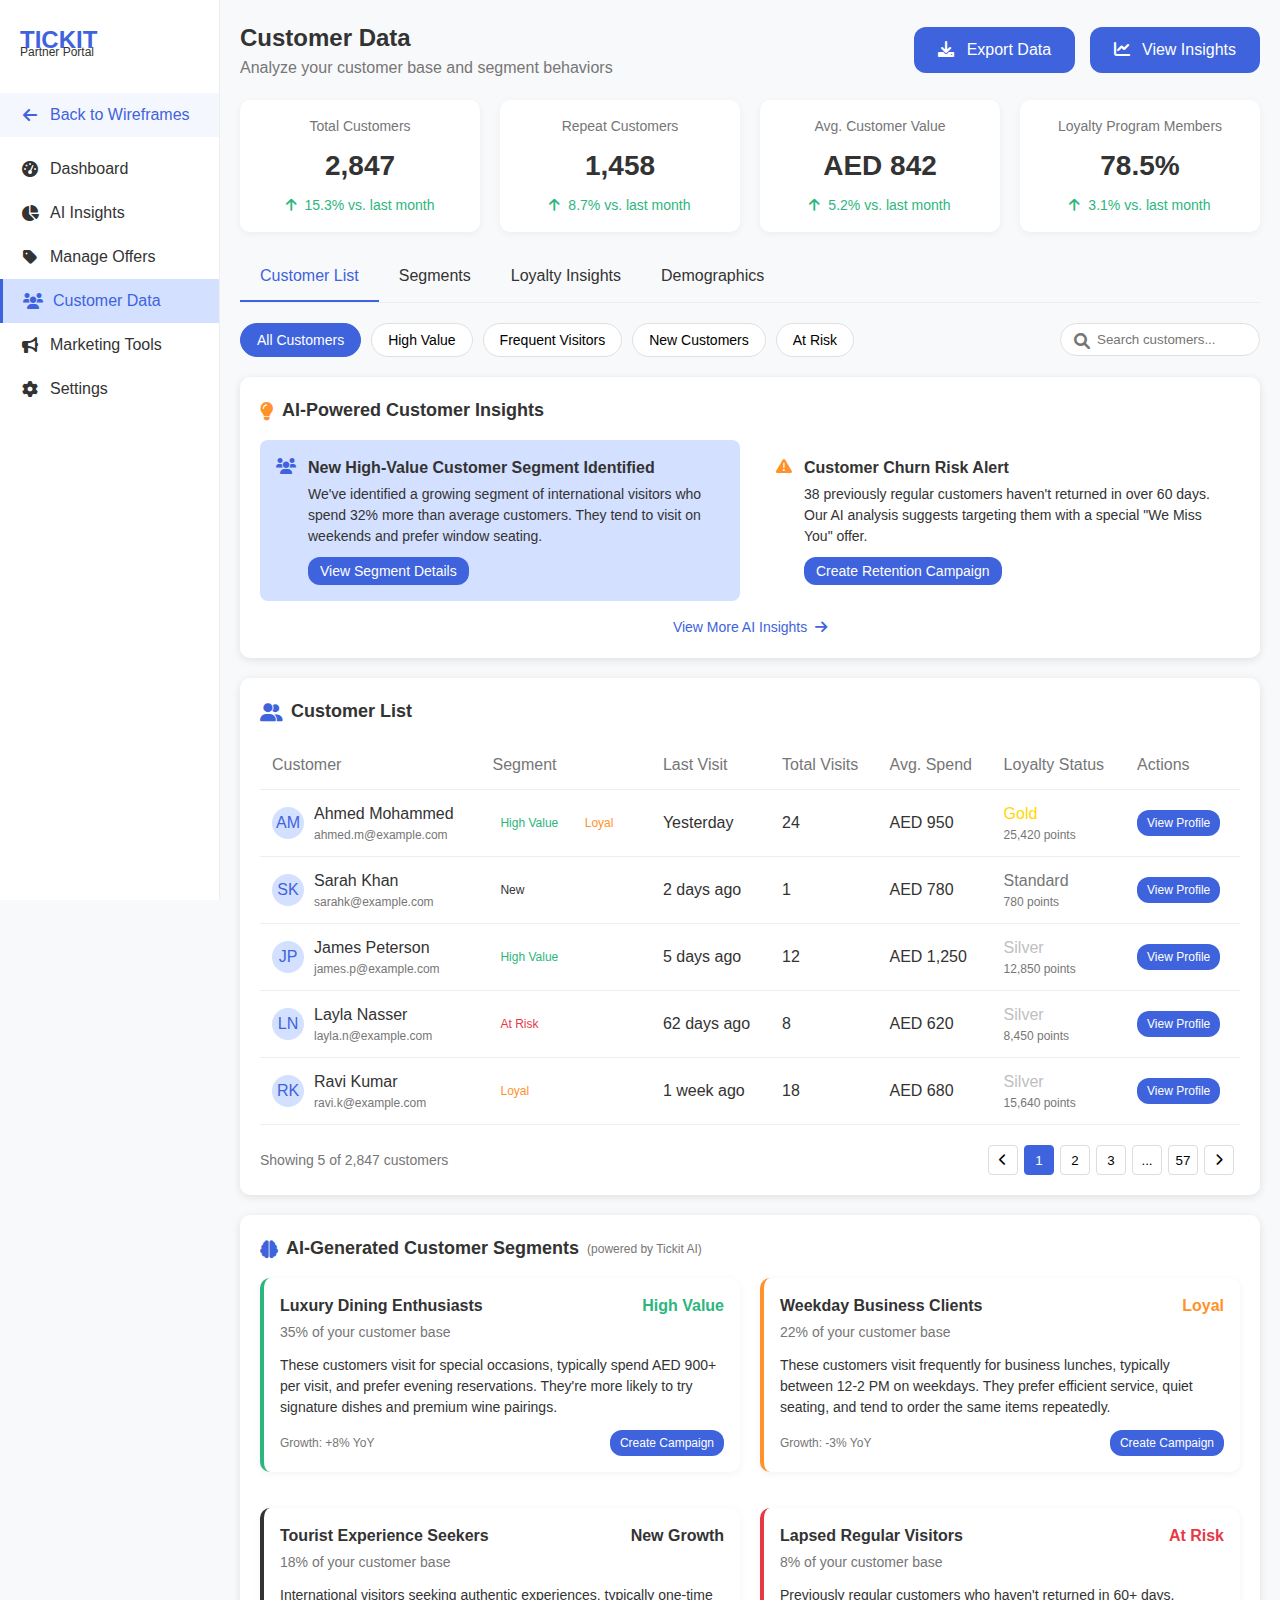
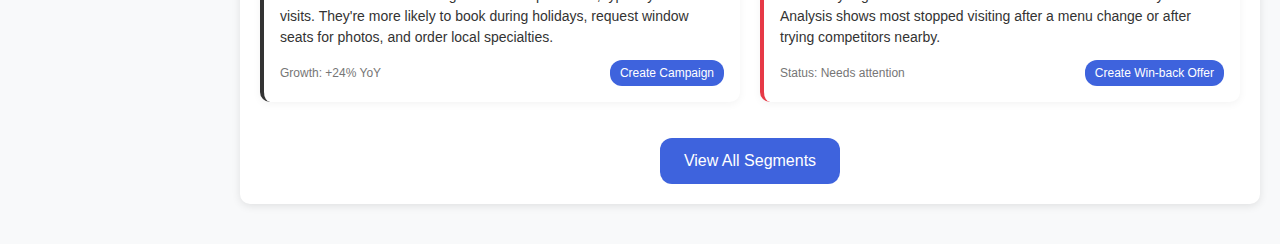
<file: partner_customer_data_tab.html>
<!DOCTYPE html>
<html lang="en">
<head>
    <meta charset="UTF-8">
    <meta name="viewport" content="width=device-width, initial-scale=1.0">
    <title>Tickit Partner - Customer Data</title>
    <link rel="stylesheet" href="css/styles.css">
    <!-- Font Awesome for icons -->
    <link rel="stylesheet" href="https://cdnjs.cloudflare.com/ajax/libs/font-awesome/6.0.0/css/all.min.css">
    <style>
        /* Partner Portal specific styles */
        .dashboard-container {
            padding: 0;
            background-color: #f8f9fa;
        }
        
        .sidebar {
            width: 220px;
            height: 100%;
            position: fixed;
            top: 0;
            left: 0;
            background-color: white;
            border-right: 1px solid #eee;
            padding: 20px 0;
            z-index: 100;
        }
        
        .sidebar-logo {
            padding: 0 20px;
            margin-bottom: 30px;
        }
        
        .sidebar-nav {
            list-style: none;
            padding: 0;
        }
        
        .sidebar-nav li {
            padding: 10px 20px;
            display: flex;
            align-items: center;
            color: var(--gray-dark);
            cursor: pointer;
        }
        
        .sidebar-nav li.active {
            background-color: var(--primary-light);
            color: var(--primary-color);
            border-left: 3px solid var(--primary-color);
        }
        
        .sidebar-nav li i {
            margin-right: 10px;
            width: 20px;
            text-align: center;
        }
        
        .main-dashboard {
            margin-left: 220px;
            padding: 20px;
        }
        
        .dashboard-header {
            display: flex;
            justify-content: space-between;
            align-items: center;
            margin-bottom: 20px;
        }
        
        .dashboard-title {
            font-size: 24px;
            font-weight: 600;
        }
        
        .dashboard-card {
            background-color: white;
            border-radius: 10px;
            box-shadow: 0 2px 8px rgba(0,0,0,0.1);
            padding: 20px;
            margin-bottom: 20px;
        }
        
        .dashboard-card-title {
            font-size: 18px;
            font-weight: 600;
            margin-bottom: 16px;
            display: flex;
            align-items: center;
        }
        
        .tab-navigation {
            display: flex;
            margin-bottom: 20px;
            border-bottom: 1px solid #eee;
        }
        
        .tab-item {
            padding: 12px 20px;
            cursor: pointer;
            font-weight: 500;
        }
        
        .tab-item.active {
            color: var(--primary-color);
            border-bottom: 2px solid var(--primary-color);
        }
        
        .customer-table {
            width: 100%;
            border-collapse: collapse;
        }
        
        .customer-table th {
            text-align: left;
            padding: 12px;
            border-bottom: 1px solid #eee;
            color: var(--gray-medium);
            font-weight: 500;
        }
        
        .customer-table td {
            padding: 12px;
            border-bottom: 1px solid #eee;
        }
        
        .customer-table tr:hover {
            background-color: #f8f9fa;
        }
        
        .segment-card {
            background-color: white;
            border-radius: 10px;
            box-shadow: 0 2px 8px rgba(0,0,0,0.05);
            padding: 16px;
            margin-bottom: 16px;
            border-left: 4px solid var(--primary-color);
        }
        
        .segment-badge {
            display: inline-block;
            padding: 4px 8px;
            border-radius: 12px;
            font-size: 12px;
            font-weight: 500;
            margin-right: 6px;
            background-color: var(--primary-light);
            color: var(--primary-color);
        }
        
        .segment-badge.high-value {
            background-color: var(--success-light);
            color: var(--success);
        }
        
        .segment-badge.at-risk {
            background-color: var(--error-light);
            color: var(--error);
        }
        
        .segment-badge.new {
            background-color: var(--info-light);
            color: var(--info);
        }
        
        .segment-badge.loyal {
            background-color: var(--warning-light);
            color: var(--warning);
        }
        
        .data-filter {
            display: flex;
            flex-wrap: wrap;
            gap: 10px;
            margin-bottom: 20px;
        }
        
        .filter-btn {
            padding: 8px 16px;
            background-color: white;
            border: 1px solid #e0e0e0;
            border-radius: 20px;
            font-size: 14px;
            cursor: pointer;
        }
        
        .filter-btn.active {
            background-color: var(--primary-color);
            color: white;
            border-color: var(--primary-color);
        }
        
        .customer-metric {
            text-align: center;
            padding: 16px;
            background-color: white;
            border-radius: 10px;
            box-shadow: 0 2px 8px rgba(0,0,0,0.05);
        }
        
        .metric-value {
            font-size: 28px;
            font-weight: 600;
            margin: 8px 0;
        }
        
        .metric-label {
            font-size: 14px;
            color: var(--gray-medium);
        }
        
        .metric-change {
            font-size: 14px;
            margin-top: 4px;
        }
        
        .change-positive {
            color: var(--success);
        }
        
        .change-negative {
            color: var(--error);
        }
    </style>
</head>
<body>
    <div class="dashboard-container">
        <!-- Sidebar -->
        <div class="sidebar">
            <div class="sidebar-logo">
                <img src="data:image/svg+xml;utf8,<svg xmlns='http://www.w3.org/2000/svg' width='120' height='36' viewBox='0 0 120 36'><text fill='%233e63dd' font-family='Arial' font-weight='bold' font-size='24' x='0' y='28'>TICKIT</text><text fill='%23333333' font-family='Arial' font-weight='normal' font-size='12' x='0' y='36'>Partner Portal</text></svg>" alt="Tickit Partner Portal">
            </div>
            
            <ul class="sidebar-nav">
                <li style="background-color: #f5f7ff; color: var(--primary-color); padding: 10px 20px; display: flex; align-items: center; margin-bottom: 10px;">
                    <a href="index.html" style="display: flex; align-items: center; text-decoration: none; color: inherit;">
                        <i class="fas fa-arrow-left" style="margin-right: 10px;"></i>
                        <span>Back to Wireframes</span>
                    </a>
                </li>
                <li>
                    <a href="partner_dashboard_tab.html" style="display: flex; align-items: center; text-decoration: none; color: inherit;">
                        <i class="fas fa-tachometer-alt"></i> Dashboard
                    </a>
                </li>
                <li>
                    <a href="partner_ai_insights_tab.html" style="display: flex; align-items: center; text-decoration: none; color: inherit;">
                        <i class="fas fa-chart-pie"></i> AI Insights
                    </a>
                </li>
                <li>
                    <a href="partner_manage_offers_tab.html" style="display: flex; align-items: center; text-decoration: none; color: inherit;">
                        <i class="fas fa-tag"></i> Manage Offers
                    </a>
                </li>
                <li class="active">
                    <a href="partner_customer_data_tab.html" style="display: flex; align-items: center; text-decoration: none; color: inherit;">
                        <i class="fas fa-users"></i> Customer Data
                    </a>
                </li>
                <li>
                    <a href="partner_marketing_tools_tab.html" style="display: flex; align-items: center; text-decoration: none; color: inherit;">
                        <i class="fas fa-bullhorn"></i> Marketing Tools
                    </a>
                </li>
                <li>
                    <a href="partner_settings_tab.html" style="display: flex; align-items: center; text-decoration: none; color: inherit;">
                        <i class="fas fa-cog"></i> Settings
                    </a>
                </li>
            </ul>
        </div>
        
        <!-- Main Dashboard -->
        <div class="main-dashboard">
            <div class="dashboard-header">
                <div>
                    <div class="dashboard-title">Customer Data</div>
                    <div style="color: var(--gray-medium);">Analyze your customer base and segment behaviors</div>
                </div>
                <div>
                    <button class="button secondary" style="margin-right: 10px;">
                        <i class="fas fa-download" style="margin-right: 8px;"></i>
                        Export Data
                    </button>
                    <button class="button primary">
                        <i class="fas fa-chart-line" style="margin-right: 8px;"></i>
                        View Insights
                    </button>
                </div>
            </div>
            
            <!-- Customer Data Metrics -->
            <div style="display: grid; grid-template-columns: repeat(4, 1fr); gap: 20px; margin-bottom: 20px;">
                <div class="customer-metric">
                    <div class="metric-label">Total Customers</div>
                    <div class="metric-value">2,847</div>
                    <div class="metric-change change-positive">
                        <i class="fas fa-arrow-up" style="margin-right: 4px;"></i>
                        15.3% vs. last month
                    </div>
                </div>
                
                <div class="customer-metric">
                    <div class="metric-label">Repeat Customers</div>
                    <div class="metric-value">1,458</div>
                    <div class="metric-change change-positive">
                        <i class="fas fa-arrow-up" style="margin-right: 4px;"></i>
                        8.7% vs. last month
                    </div>
                </div>
                
                <div class="customer-metric">
                    <div class="metric-label">Avg. Customer Value</div>
                    <div class="metric-value">AED 842</div>
                    <div class="metric-change change-positive">
                        <i class="fas fa-arrow-up" style="margin-right: 4px;"></i>
                        5.2% vs. last month
                    </div>
                </div>
                
                <div class="customer-metric">
                    <div class="metric-label">Loyalty Program Members</div>
                    <div class="metric-value">78.5%</div>
                    <div class="metric-change change-positive">
                        <i class="fas fa-arrow-up" style="margin-right: 4px;"></i>
                        3.1% vs. last month
                    </div>
                </div>
            </div>
            
            <!-- Tab Navigation -->
            <div class="tab-navigation">
                <div class="tab-item active">Customer List</div>
                <div class="tab-item">Segments</div>
                <div class="tab-item">Loyalty Insights</div>
                <div class="tab-item">Demographics</div>
            </div>
            
            <!-- Filter Options -->
            <div class="data-filter">
                <button class="filter-btn active">All Customers</button>
                <button class="filter-btn">High Value</button>
                <button class="filter-btn">Frequent Visitors</button>
                <button class="filter-btn">New Customers</button>
                <button class="filter-btn">At Risk</button>
                <div style="flex: 1;"></div>
                <div style="position: relative;">
                    <input type="text" placeholder="Search customers..." style="padding: 8px 16px; border-radius: 20px; border: 1px solid #e0e0e0; width: 200px; padding-left: 36px;">
                    <i class="fas fa-search" style="position: absolute; left: 14px; top: 10px; color: var(--gray-medium);"></i>
                </div>
            </div>
            
            <!-- AI-Powered Insights -->
            <div class="dashboard-card">
                <div class="dashboard-card-title">
                    <i class="fas fa-lightbulb" style="color: var(--warning); margin-right: 8px;"></i>
                    AI-Powered Customer Insights
                </div>
                
                <div style="display: grid; grid-template-columns: repeat(2, 1fr); gap: 20px;">
                    <div style="padding: 16px; background-color: var(--primary-light); border-radius: 8px; display: flex; align-items: flex-start;">
                        <i class="fas fa-users" style="color: var(--primary-color); margin-right: 12px; margin-top: 2px;"></i>
                        <div>
                            <div style="font-weight: 600; margin-bottom: 4px;">New High-Value Customer Segment Identified</div>
                            <div style="color: var(--gray-dark); font-size: 14px;">
                                We've identified a growing segment of international visitors who spend 32% more than average customers. They tend to visit on weekends and prefer window seating.
                            </div>
                            <button class="button primary" style="margin-top: 10px; padding: 6px 12px; font-size: 14px;">View Segment Details</button>
                        </div>
                    </div>
                    
                    <div style="padding: 16px; background-color: var(--warning-light); border-radius: 8px; display: flex; align-items: flex-start;">
                        <i class="fas fa-exclamation-triangle" style="color: var(--warning); margin-right: 12px; margin-top: 2px;"></i>
                        <div>
                            <div style="font-weight: 600; margin-bottom: 4px;">Customer Churn Risk Alert</div>
                            <div style="color: var(--gray-dark); font-size: 14px;">
                                38 previously regular customers haven't returned in over 60 days. Our AI analysis suggests targeting them with a special "We Miss You" offer.
                            </div>
                            <button class="button primary" style="margin-top: 10px; padding: 6px 12px; font-size: 14px;">Create Retention Campaign</button>
                        </div>
                    </div>
                </div>
                
                <div style="display: flex; justify-content: center; margin-top: 16px;">
                    <a href="partner_ai_insights_tab.html" style="color: var(--primary-color); text-decoration: none; font-weight: 500; font-size: 14px;">
                        View More AI Insights
                        <i class="fas fa-arrow-right" style="margin-left: 4px;"></i>
                    </a>
                </div>
            </div>
            
            <!-- Customer List -->
            <div class="dashboard-card">
                <div class="dashboard-card-title">
                    <i class="fas fa-user-friends" style="color: var(--primary-color); margin-right: 8px;"></i>
                    Customer List
                </div>
                
                <table class="customer-table">
                    <thead>
                        <tr>
                            <th>Customer</th>
                            <th>Segment</th>
                            <th>Last Visit</th>
                            <th>Total Visits</th>
                            <th>Avg. Spend</th>
                            <th>Loyalty Status</th>
                            <th>Actions</th>
                        </tr>
                    </thead>
                    <tbody>
                        <tr>
                            <td>
                                <div style="display: flex; align-items: center;">
                                    <div style="width: 32px; height: 32px; background-color: var(--primary-light); border-radius: 50%; display: flex; align-items: center; justify-content: center; margin-right: 10px;">
                                        <span style="color: var(--primary-color); font-weight: 500;">AM</span>
                                    </div>
                                    <div>
                                        <div style="font-weight: 500;">Ahmed Mohammed</div>
                                        <div style="font-size: 12px; color: var(--gray-medium);">ahmed.m@example.com</div>
                                    </div>
                                </div>
                            </td>
                            <td>
                                <span class="segment-badge high-value">High Value</span>
                                <span class="segment-badge loyal">Loyal</span>
                            </td>
                            <td>Yesterday</td>
                            <td>24</td>
                            <td>AED 950</td>
                            <td>
                                <div style="font-weight: 500; color: #FFD700;">Gold</div>
                                <div style="font-size: 12px; color: var(--gray-medium);">25,420 points</div>
                            </td>
                            <td>
                                <button class="button secondary" style="padding: 6px 10px; font-size: 12px;">View Profile</button>
                            </td>
                        </tr>
                        
                        <tr>
                            <td>
                                <div style="display: flex; align-items: center;">
                                    <div style="width: 32px; height: 32px; background-color: var(--primary-light); border-radius: 50%; display: flex; align-items: center; justify-content: center; margin-right: 10px;">
                                        <span style="color: var(--primary-color); font-weight: 500;">SK</span>
                                    </div>
                                    <div>
                                        <div style="font-weight: 500;">Sarah Khan</div>
                                        <div style="font-size: 12px; color: var(--gray-medium);">sarahk@example.com</div>
                                    </div>
                                </div>
                            </td>
                            <td>
                                <span class="segment-badge new">New</span>
                            </td>
                            <td>2 days ago</td>
                            <td>1</td>
                            <td>AED 780</td>
                            <td>
                                <div style="font-weight: 500; color: var(--gray-medium);">Standard</div>
                                <div style="font-size: 12px; color: var(--gray-medium);">780 points</div>
                            </td>
                            <td>
                                <button class="button secondary" style="padding: 6px 10px; font-size: 12px;">View Profile</button>
                            </td>
                        </tr>
                        
                        <tr>
                            <td>
                                <div style="display: flex; align-items: center;">
                                    <div style="width: 32px; height: 32px; background-color: var(--primary-light); border-radius: 50%; display: flex; align-items: center; justify-content: center; margin-right: 10px;">
                                        <span style="color: var(--primary-color); font-weight: 500;">JP</span>
                                    </div>
                                    <div>
                                        <div style="font-weight: 500;">James Peterson</div>
                                        <div style="font-size: 12px; color: var(--gray-medium);">james.p@example.com</div>
                                    </div>
                                </div>
                            </td>
                            <td>
                                <span class="segment-badge high-value">High Value</span>
                            </td>
                            <td>5 days ago</td>
                            <td>12</td>
                            <td>AED 1,250</td>
                            <td>
                                <div style="font-weight: 500; color: #C0C0C0;">Silver</div>
                                <div style="font-size: 12px; color: var(--gray-medium);">12,850 points</div>
                            </td>
                            <td>
                                <button class="button secondary" style="padding: 6px 10px; font-size: 12px;">View Profile</button>
                            </td>
                        </tr>
                        
                        <tr>
                            <td>
                                <div style="display: flex; align-items: center;">
                                    <div style="width: 32px; height: 32px; background-color: var(--primary-light); border-radius: 50%; display: flex; align-items: center; justify-content: center; margin-right: 10px;">
                                        <span style="color: var(--primary-color); font-weight: 500;">LN</span>
                                    </div>
                                    <div>
                                        <div style="font-weight: 500;">Layla Nasser</div>
                                        <div style="font-size: 12px; color: var(--gray-medium);">layla.n@example.com</div>
                                    </div>
                                </div>
                            </td>
                            <td>
                                <span class="segment-badge at-risk">At Risk</span>
                            </td>
                            <td>62 days ago</td>
                            <td>8</td>
                            <td>AED 620</td>
                            <td>
                                <div style="font-weight: 500; color: #C0C0C0;">Silver</div>
                                <div style="font-size: 12px; color: var(--gray-medium);">8,450 points</div>
                            </td>
                            <td>
                                <button class="button secondary" style="padding: 6px 10px; font-size: 12px;">View Profile</button>
                            </td>
                        </tr>
                        
                        <tr>
                            <td>
                                <div style="display: flex; align-items: center;">
                                    <div style="width: 32px; height: 32px; background-color: var(--primary-light); border-radius: 50%; display: flex; align-items: center; justify-content: center; margin-right: 10px;">
                                        <span style="color: var(--primary-color); font-weight: 500;">RK</span>
                                    </div>
                                    <div>
                                        <div style="font-weight: 500;">Ravi Kumar</div>
                                        <div style="font-size: 12px; color: var(--gray-medium);">ravi.k@example.com</div>
                                    </div>
                                </div>
                            </td>
                            <td>
                                <span class="segment-badge loyal">Loyal</span>
                            </td>
                            <td>1 week ago</td>
                            <td>18</td>
                            <td>AED 680</td>
                            <td>
                                <div style="font-weight: 500; color: #C0C0C0;">Silver</div>
                                <div style="font-size: 12px; color: var(--gray-medium);">15,640 points</div>
                            </td>
                            <td>
                                <button class="button secondary" style="padding: 6px 10px; font-size: 12px;">View Profile</button>
                            </td>
                        </tr>
                    </tbody>
                </table>
                
                <div style="display: flex; justify-content: space-between; align-items: center; margin-top: 20px;">
                    <div style="color: var(--gray-medium); font-size: 14px;">
                        Showing 5 of 2,847 customers
                    </div>
                    
                    <div style="display: flex; align-items: center;">
                        <button style="width: 30px; height: 30px; border: 1px solid #ddd; background: white; border-radius: 4px; margin-right: 6px; display: flex; align-items: center; justify-content: center;">
                            <i class="fas fa-chevron-left" style="font-size: 12px;"></i>
                        </button>
                        <button style="width: 30px; height: 30px; border: 1px solid var(--primary-color); background: var(--primary-color); color: white; border-radius: 4px; margin-right: 6px; display: flex; align-items: center; justify-content: center;">1</button>
                        <button style="width: 30px; height: 30px; border: 1px solid #ddd; background: white; border-radius: 4px; margin-right: 6px; display: flex; align-items: center; justify-content: center;">2</button>
                        <button style="width: 30px; height: 30px; border: 1px solid #ddd; background: white; border-radius: 4px; margin-right: 6px; display: flex; align-items: center; justify-content: center;">3</button>
                        <button style="width: 30px; height: 30px; border: 1px solid #ddd; background: white; border-radius: 4px; margin-right: 6px; display: flex; align-items: center; justify-content: center;">...</button>
                        <button style="width: 30px; height: 30px; border: 1px solid #ddd; background: white; border-radius: 4px; margin-right: 6px; display: flex; align-items: center; justify-content: center;">57</button>
                        <button style="width: 30px; height: 30px; border: 1px solid #ddd; background: white; border-radius: 4px; margin-right: 6px; display: flex; align-items: center; justify-content: center;">
                            <i class="fas fa-chevron-right" style="font-size: 12px;"></i>
                        </button>
                    </div>
                </div>
            </div>
            
            <!-- AI-Generated Segments -->
            <div class="dashboard-card">
                <div class="dashboard-card-title">
                    <i class="fas fa-brain" style="color: var(--primary-color); margin-right: 8px;"></i>
                    AI-Generated Customer Segments
                    <span style="font-size: 12px; color: var(--gray-medium); font-weight: normal; margin-left: 8px;">(powered by Tickit AI)</span>
                </div>
                
                <div style="display: grid; grid-template-columns: repeat(2, 1fr); gap: 20px;">
                    <div class="segment-card" style="border-left-color: var(--success);">
                        <div style="display: flex; justify-content: space-between; align-items: flex-start; margin-bottom: 12px;">
                            <div>
                                <div style="font-weight: 600; font-size: 16px; margin-bottom: 4px;">Luxury Dining Enthusiasts</div>
                                <div style="font-size: 14px; color: var(--gray-medium);">35% of your customer base</div>
                            </div>
                            <div style="font-weight: 600; color: var(--success);">High Value</div>
                        </div>
                        <div style="font-size: 14px; margin-bottom: 12px;">
                            These customers visit for special occasions, typically spend AED 900+ per visit, and prefer evening reservations. They're more likely to try signature dishes and premium wine pairings.
                        </div>
                        <div style="display: flex; justify-content: space-between; align-items: center;">
                            <div style="font-size: 12px; color: var(--gray-medium);">
                                <span style="font-weight: 500;">Growth:</span> +8% YoY
                            </div>
                            <button class="button secondary" style="padding: 6px 10px; font-size: 12px;">Create Campaign</button>
                        </div>
                    </div>
                    
                    <div class="segment-card" style="border-left-color: var(--warning);">
                        <div style="display: flex; justify-content: space-between; align-items: flex-start; margin-bottom: 12px;">
                            <div>
                                <div style="font-weight: 600; font-size: 16px; margin-bottom: 4px;">Weekday Business Clients</div>
                                <div style="font-size: 14px; color: var(--gray-medium);">22% of your customer base</div>
                            </div>
                            <div style="font-weight: 600; color: var(--warning);">Loyal</div>
                        </div>
                        <div style="font-size: 14px; margin-bottom: 12px;">
                            These customers visit frequently for business lunches, typically between 12-2 PM on weekdays. They prefer efficient service, quiet seating, and tend to order the same items repeatedly.
                        </div>
                        <div style="display: flex; justify-content: space-between; align-items: center;">
                            <div style="font-size: 12px; color: var(--gray-medium);">
                                <span style="font-weight: 500;">Growth:</span> -3% YoY
                            </div>
                            <button class="button secondary" style="padding: 6px 10px; font-size: 12px;">Create Campaign</button>
                        </div>
                    </div>
                    
                    <div class="segment-card" style="border-left-color: var(--info);">
                        <div style="display: flex; justify-content: space-between; align-items: flex-start; margin-bottom: 12px;">
                            <div>
                                <div style="font-weight: 600; font-size: 16px; margin-bottom: 4px;">Tourist Experience Seekers</div>
                                <div style="font-size: 14px; color: var(--gray-medium);">18% of your customer base</div>
                            </div>
                            <div style="font-weight: 600; color: var(--info);">New Growth</div>
                        </div>
                        <div style="font-size: 14px; margin-bottom: 12px;">
                            International visitors seeking authentic experiences, typically one-time visits. They're more likely to book during holidays, request window seats for photos, and order local specialties.
                        </div>
                        <div style="display: flex; justify-content: space-between; align-items: center;">
                            <div style="font-size: 12px; color: var(--gray-medium);">
                                <span style="font-weight: 500;">Growth:</span> +24% YoY
                            </div>
                            <button class="button secondary" style="padding: 6px 10px; font-size: 12px;">Create Campaign</button>
                        </div>
                    </div>
                    
                    <div class="segment-card" style="border-left-color: var(--error);">
                        <div style="display: flex; justify-content: space-between; align-items: flex-start; margin-bottom: 12px;">
                            <div>
                                <div style="font-weight: 600; font-size: 16px; margin-bottom: 4px;">Lapsed Regular Visitors</div>
                                <div style="font-size: 14px; color: var(--gray-medium);">8% of your customer base</div>
                            </div>
                            <div style="font-weight: 600; color: var(--error);">At Risk</div>
                        </div>
                        <div style="font-size: 14px; margin-bottom: 12px;">
                            Previously regular customers who haven't returned in 60+ days. Analysis shows most stopped visiting after a menu change or after trying competitors nearby.
                        </div>
                        <div style="display: flex; justify-content: space-between; align-items: center;">
                            <div style="font-size: 12px; color: var(--gray-medium);">
                                <span style="font-weight: 500;">Status:</span> Needs attention
                            </div>
                            <button class="button primary" style="padding: 6px 10px; font-size: 12px;">Create Win-back Offer</button>
                        </div>
                    </div>
                </div>
                
                <div style="margin-top: 20px; text-align: center;">
                    <button class="button primary">View All Segments</button>
                </div>
            </div>
        </div>
    </div>
</body>
</html>
</file>
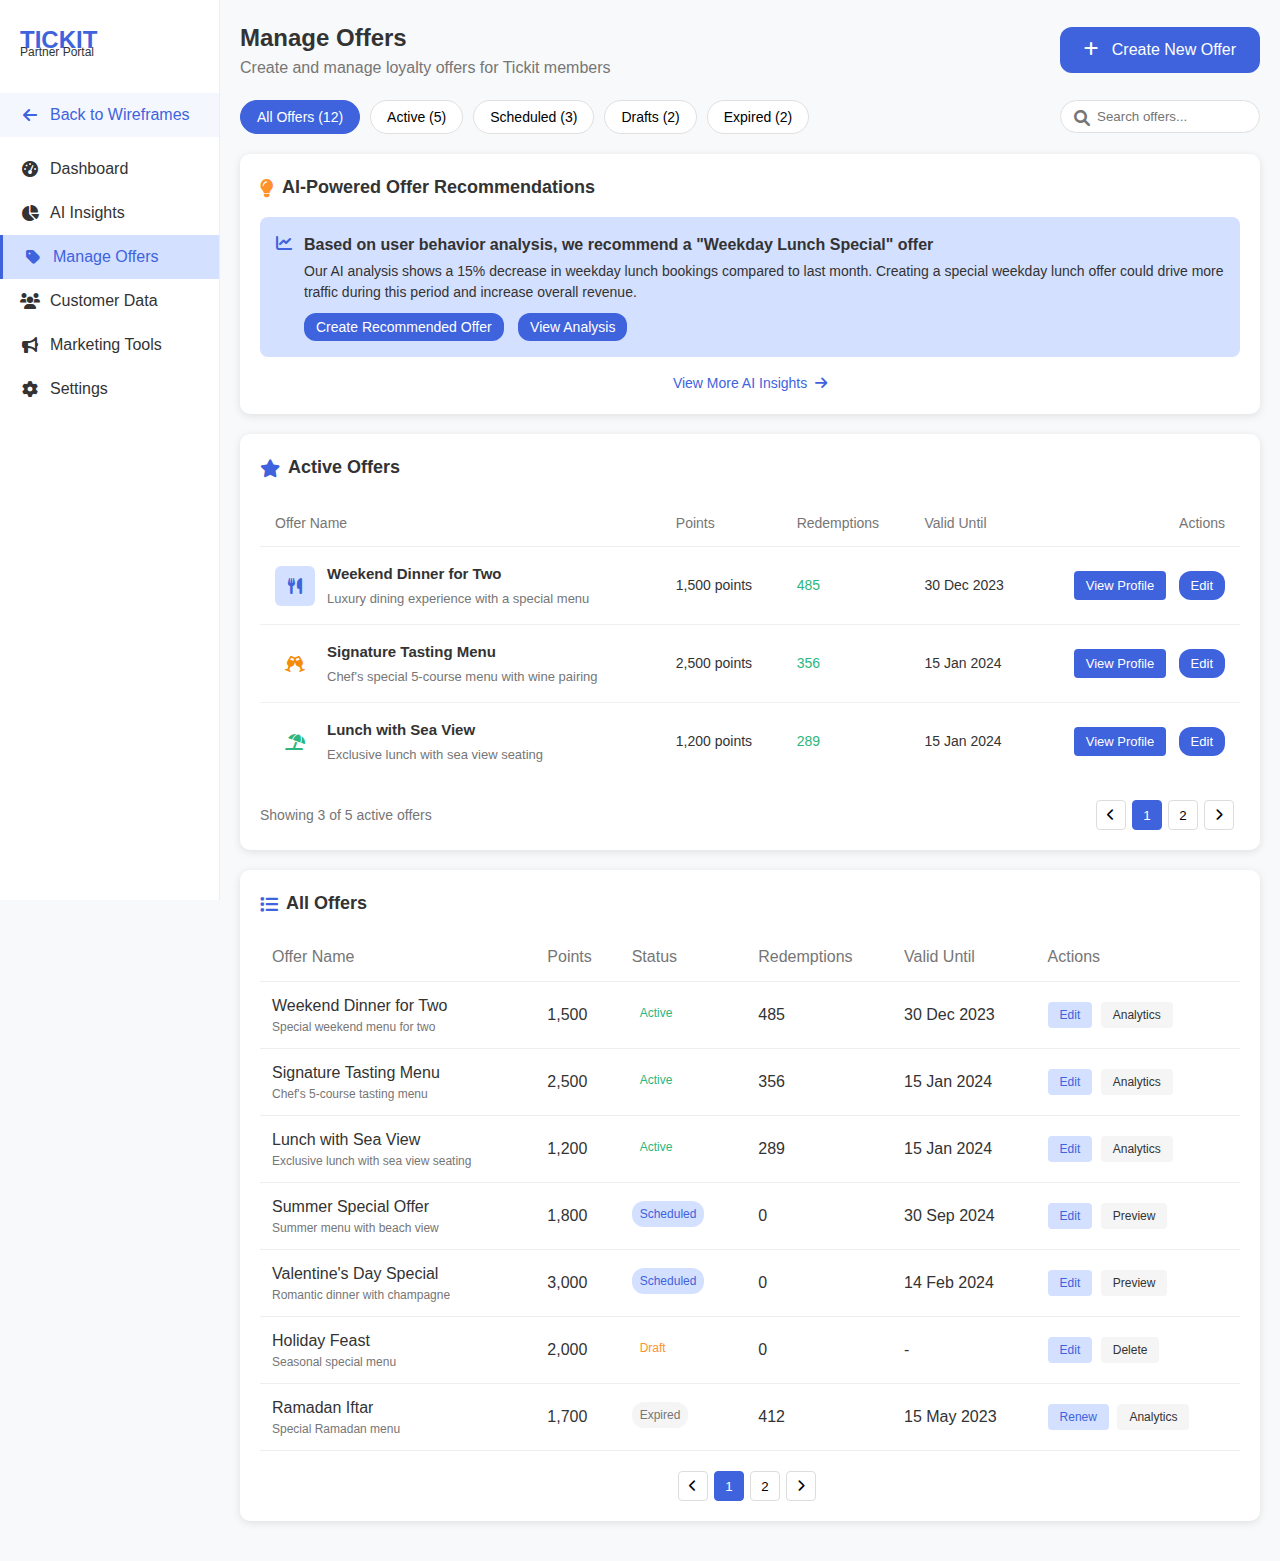
<file: partner_manage_offers_tab.html>
<!DOCTYPE html>
<html lang="en">
<head>
    <meta charset="UTF-8">
    <meta name="viewport" content="width=device-width, initial-scale=1.0">
    <title>Tickit Partner - Manage Offers</title>
    <link rel="stylesheet" href="css/styles.css">
    <!-- Font Awesome for icons -->
    <link rel="stylesheet" href="https://cdnjs.cloudflare.com/ajax/libs/font-awesome/6.0.0/css/all.min.css">
    <style>
        /* Partner Portal specific styles */
        .dashboard-container {
            padding: 0;
            background-color: #f8f9fa;
        }
        
        .sidebar {
            width: 220px;
            height: 100%;
            position: fixed;
            top: 0;
            left: 0;
            background-color: white;
            border-right: 1px solid #eee;
            padding: 20px 0;
            z-index: 100;
        }
        
        .sidebar-logo {
            padding: 0 20px;
            margin-bottom: 30px;
        }
        
        .sidebar-nav {
            list-style: none;
            padding: 0;
        }
        
        .sidebar-nav li {
            padding: 10px 20px;
            display: flex;
            align-items: center;
            color: var(--gray-dark);
            cursor: pointer;
        }
        
        .sidebar-nav li.active {
            background-color: var(--primary-light);
            color: var(--primary-color);
            border-left: 3px solid var(--primary-color);
        }
        
        .sidebar-nav li i {
            margin-right: 10px;
            width: 20px;
            text-align: center;
        }
        
        .main-dashboard {
            margin-left: 220px;
            padding: 20px;
        }
        
        .dashboard-header {
            display: flex;
            justify-content: space-between;
            align-items: center;
            margin-bottom: 20px;
        }
        
        .dashboard-title {
            font-size: 24px;
            font-weight: 600;
        }
        
        .dashboard-card {
            background-color: white;
            border-radius: 10px;
            box-shadow: 0 2px 8px rgba(0,0,0,0.1);
            padding: 20px;
            margin-bottom: 20px;
        }
        
        .dashboard-card-title {
            font-size: 18px;
            font-weight: 600;
            margin-bottom: 16px;
            display: flex;
            align-items: center;
        }
        
        .tag {
            display: inline-block;
            padding: 4px 8px;
            border-radius: 12px;
            font-size: 12px;
            font-weight: 500;
            margin-right: 6px;
        }
        
        .tag.active {
            background-color: var(--success-light);
            color: var(--success);
        }
        
        .tag.scheduled {
            background-color: var(--primary-light);
            color: var(--primary-color);
        }
        
        .tag.expired {
            background-color: var(--gray-light);
            color: var(--gray-medium);
        }
        
        .tag.draft {
            background-color: var(--warning-light);
            color: var(--warning);
        }
        
        .offer-grid {
            display: grid;
            grid-template-columns: repeat(2, 1fr);
            gap: 20px;
        }
        
        .offer-card {
            background-color: white;
            border-radius: 10px;
            box-shadow: 0 2px 8px rgba(0,0,0,0.05);
            overflow: hidden;
        }
        
        .offer-card-image {
            height: 140px;
            background-color: var(--gray-light);
            background-size: cover;
            background-position: center;
            position: relative;
        }
        
        .offer-card-content {
            padding: 16px;
        }
        
        .offer-actions {
            display: flex;
            justify-content: space-between;
            margin-top: 8px;
        }
        
        .offer-action-btn {
            padding: 6px 12px;
            background-color: var(--primary-light);
            color: var(--primary-color);
            border: none;
            border-radius: 4px;
            font-size: 12px;
            cursor: pointer;
        }
        
        .offer-action-btn.secondary {
            background-color: var(--gray-light);
            color: var(--gray-dark);
        }
        
        .offer-filter {
            display: flex;
            flex-wrap: wrap;
            gap: 10px;
            margin-bottom: 20px;
        }
        
        .filter-btn {
            padding: 8px 16px;
            background-color: white;
            border: 1px solid #e0e0e0;
            border-radius: 20px;
            font-size: 14px;
            cursor: pointer;
        }
        
        .filter-btn.active {
            background-color: var(--primary-color);
            color: white;
            border-color: var(--primary-color);
        }
        
        .offer-table {
            width: 100%;
            border-collapse: collapse;
        }
        
        .offer-table th {
            text-align: left;
            padding: 12px;
            border-bottom: 1px solid #eee;
            color: var(--gray-medium);
            font-weight: 500;
        }
        
        .offer-table td {
            padding: 12px;
            border-bottom: 1px solid #eee;
        }
        
        .modal-backdrop {
            display: none;
            position: fixed;
            top: 0;
            left: 0;
            right: 0;
            bottom: 0;
            background-color: rgba(0,0,0,0.5);
            z-index: 900;
        }
        
        .modal {
            display: none;
            position: fixed;
            top: 50%;
            left: 50%;
            transform: translate(-50%, -50%);
            background-color: white;
            border-radius: 10px;
            box-shadow: 0 4px 20px rgba(0,0,0,0.2);
            max-width: 600px;
            width: 100%;
            z-index: 1000;
            max-height: 90vh;
            overflow-y: auto;
        }
        
        .modal-header {
            padding: 16px 20px;
            border-bottom: 1px solid #eee;
            display: flex;
            justify-content: space-between;
            align-items: center;
        }
        
        .modal-title {
            font-size: 18px;
            font-weight: 600;
        }
        
        .modal-close {
            cursor: pointer;
            font-size: 20px;
        }
        
        .modal-body {
            padding: 20px;
        }
        
        .modal-footer {
            padding: 16px 20px;
            border-top: 1px solid #eee;
            display: flex;
            justify-content: flex-end;
            gap: 10px;
        }
        
        .form-group {
            margin-bottom: 16px;
        }
        
        .form-label {
            display: block;
            margin-bottom: 6px;
            font-weight: 500;
        }
        
        .form-control {
            width: 100%;
            padding: 8px 12px;
            border: 1px solid #ddd;
            border-radius: 4px;
            font-size: 14px;
        }
        
        textarea.form-control {
            min-height: 100px;
            resize: vertical;
        }
        
        .toggle-switch {
            position: relative;
            display: inline-block;
            width: 50px;
            height: 24px;
        }
        
        .toggle-switch input {
            opacity: 0;
            width: 0;
            height: 0;
        }
        
        .toggle-slider {
            position: absolute;
            cursor: pointer;
            top: 0;
            left: 0;
            right: 0;
            bottom: 0;
            background-color: #ccc;
            border-radius: 34px;
            transition: .4s;
        }
        
        .toggle-slider:before {
            position: absolute;
            content: "";
            height: 16px;
            width: 16px;
            left: 4px;
            bottom: 4px;
            background-color: white;
            border-radius: 50%;
            transition: .4s;
        }
        
        input:checked + .toggle-slider {
            background-color: var(--primary-color);
        }
        
        input:checked + .toggle-slider:before {
            transform: translateX(26px);
        }
    </style>
</head>
<body>
    <div class="dashboard-container">
        <!-- Sidebar -->
        <div class="sidebar">
            <div class="sidebar-logo">
                <img src="data:image/svg+xml;utf8,<svg xmlns='http://www.w3.org/2000/svg' width='120' height='36' viewBox='0 0 120 36'><text fill='%233e63dd' font-family='Arial' font-weight='bold' font-size='24' x='0' y='28'>TICKIT</text><text fill='%23333333' font-family='Arial' font-weight='normal' font-size='12' x='0' y='36'>Partner Portal</text></svg>" alt="Tickit Partner Portal">
            </div>
            
            <ul class="sidebar-nav">
                <li style="background-color: #f5f7ff; color: var(--primary-color); padding: 10px 20px; display: flex; align-items: center; margin-bottom: 10px;">
                    <a href="index.html" style="display: flex; align-items: center; text-decoration: none; color: inherit;">
                        <i class="fas fa-arrow-left" style="margin-right: 10px;"></i>
                        <span>Back to Wireframes</span>
                    </a>
                </li>
                <li>
                    <a href="partner_dashboard_tab.html" style="display: flex; align-items: center; text-decoration: none; color: inherit;">
                        <i class="fas fa-tachometer-alt"></i> Dashboard
                    </a>
                </li>
                <li>
                    <a href="partner_ai_insights_tab.html" style="display: flex; align-items: center; text-decoration: none; color: inherit;">
                        <i class="fas fa-chart-pie"></i> AI Insights
                    </a>
                </li>
                <li class="active">
                    <a href="partner_manage_offers_tab.html" style="display: flex; align-items: center; text-decoration: none; color: inherit;">
                        <i class="fas fa-tag"></i> Manage Offers
                    </a>
                </li>
                <li>
                    <a href="partner_customer_data_tab.html" style="display: flex; align-items: center; text-decoration: none; color: inherit;">
                        <i class="fas fa-users"></i> Customer Data
                    </a>
                </li>
                <li>
                    <a href="partner_marketing_tools_tab.html" style="display: flex; align-items: center; text-decoration: none; color: inherit;">
                        <i class="fas fa-bullhorn"></i> Marketing Tools
                    </a>
                </li>
                <li>
                    <a href="partner_settings_tab.html" style="display: flex; align-items: center; text-decoration: none; color: inherit;">
                        <i class="fas fa-cog"></i> Settings
                    </a>
                </li>
            </ul>
        </div>
        
        <!-- Main Dashboard -->
        <div class="main-dashboard">
            <div class="dashboard-header">
                <div>
                    <div class="dashboard-title">Manage Offers</div>
                    <div style="color: var(--gray-medium);">Create and manage loyalty offers for Tickit members</div>
                </div>
                <button class="button primary" onclick="showCreateOfferModal()">
                    <i class="fas fa-plus" style="margin-right: 8px;"></i>
                    Create New Offer
                </button>
            </div>
            
            <!-- Filter Options -->
            <div class="offer-filter">
                <button class="filter-btn active">All Offers (12)</button>
                <button class="filter-btn">Active (5)</button>
                <button class="filter-btn">Scheduled (3)</button>
                <button class="filter-btn">Drafts (2)</button>
                <button class="filter-btn">Expired (2)</button>
                <div style="flex: 1;"></div>
                <div style="position: relative;">
                    <input type="text" placeholder="Search offers..." style="padding: 8px 16px; border-radius: 20px; border: 1px solid #e0e0e0; width: 200px; padding-left: 36px;">
                    <i class="fas fa-search" style="position: absolute; left: 14px; top: 10px; color: var(--gray-medium);"></i>
                </div>
            </div>
            
            <!-- AI-Powered Recommendations -->
            <div class="dashboard-card">
                <div class="dashboard-card-title">
                    <i class="fas fa-lightbulb" style="color: var(--warning); margin-right: 8px;"></i>
                    AI-Powered Offer Recommendations
                </div>
                
                <div style="padding: 16px; background-color: var(--primary-light); border-radius: 8px; margin-bottom: 16px;">
                    <div style="display: flex; align-items: flex-start;">
                        <i class="fas fa-chart-line" style="color: var(--primary-color); margin-right: 12px; margin-top: 2px;"></i>
                        <div>
                            <div style="font-weight: 600; margin-bottom: 4px;">Based on user behavior analysis, we recommend a "Weekday Lunch Special" offer</div>
                            <div style="color: var(--gray-dark); font-size: 14px;">
                                Our AI analysis shows a 15% decrease in weekday lunch bookings compared to last month. Creating a special weekday lunch offer could drive more traffic during this period and increase overall revenue.
                            </div>
                            <div style="margin-top: 10px;">
                                <button class="button primary" style="padding: 6px 12px; font-size: 14px;">Create Recommended Offer</button>
                                <button class="button secondary" style="padding: 6px 12px; font-size: 14px; margin-left: 10px;">View Analysis</button>
                            </div>
                        </div>
                    </div>
                </div>
                
                <div style="display: flex; justify-content: center;">
                    <a href="partner_ai_insights_tab.html" style="color: var(--primary-color); text-decoration: none; font-weight: 500; font-size: 14px;">
                        View More AI Insights
                        <i class="fas fa-arrow-right" style="margin-left: 4px;"></i>
                    </a>
                </div>
            </div>
            
            <!-- Active Offers -->
            <div class="dashboard-card">
                <div class="dashboard-card-title">
                    <i class="fas fa-star" style="color: var(--primary-color); margin-right: 8px;"></i>
                    Active Offers
                </div>
                
                <div style="margin: 20px 0;">
                    <table style="width: 100%; border-collapse: collapse; border-spacing: 0;">
                        <thead>
                            <tr style="border-bottom: 1px solid #eee;">
                                <th style="text-align: left; padding: 12px 15px; color: var(--gray-medium); font-weight: 500; font-size: 14px;">Offer Name</th>
                                <th style="text-align: left; padding: 12px 15px; color: var(--gray-medium); font-weight: 500; font-size: 14px;">Points</th>
                                <th style="text-align: left; padding: 12px 15px; color: var(--gray-medium); font-weight: 500; font-size: 14px;">Redemptions</th>
                                <th style="text-align: left; padding: 12px 15px; color: var(--gray-medium); font-weight: 500; font-size: 14px;">Valid Until</th>
                                <th style="text-align: right; padding: 12px 15px; color: var(--gray-medium); font-weight: 500; font-size: 14px;">Actions</th>
                            </tr>
                        </thead>
                        <tbody>
                            <!-- Active Offer 1 -->
                            <tr style="border-bottom: 1px solid #f0f0f0;">
                                <td style="padding: 16px 15px; vertical-align: middle;">
                                    <div style="display: flex; align-items: center;">
                                        <div style="width: 40px; height: 40px; border-radius: 6px; background-color: var(--primary-light); display: flex; align-items: center; justify-content: center; margin-right: 12px;">
                                            <i class="fas fa-utensils" style="color: var(--primary-color);"></i>
                                        </div>
                                        <div>
                                            <div style="font-weight: 600; font-size: 15px; margin-bottom: 3px;">Weekend Dinner for Two</div>
                                            <div style="font-size: 13px; color: var(--gray-medium);">Luxury dining experience with a special menu</div>
                                        </div>
                                    </div>
                                </td>
                                <td style="padding: 16px 15px; vertical-align: middle;">
                                    <div style="font-size: 14px; font-weight: 500;">1,500 points</div>
                                </td>
                                <td style="padding: 16px 15px; vertical-align: middle;">
                                    <div style="font-size: 14px; color: var(--success); font-weight: 500;">485</div>
                                </td>
                                <td style="padding: 16px 15px; vertical-align: middle;">
                                    <div style="font-size: 14px;">30 Dec 2023</div>
                                </td>
                                <td style="padding: 16px 15px; vertical-align: middle; text-align: right;">
                                    <button class="button" style="background-color: var(--primary-color); color: white; border: none; border-radius: 4px; padding: 7px 12px; margin-right: 8px; font-size: 13px;">View Profile</button>
                                    <button class="button secondary" style="padding: 7px 12px; font-size: 13px;">Edit</button>
                                </td>
                            </tr>
                            
                            <!-- Active Offer 2 -->
                            <tr style="border-bottom: 1px solid #f0f0f0;">
                                <td style="padding: 16px 15px; vertical-align: middle;">
                                    <div style="display: flex; align-items: center;">
                                        <div style="width: 40px; height: 40px; border-radius: 6px; background-color: var(--secondary-light); display: flex; align-items: center; justify-content: center; margin-right: 12px;">
                                            <i class="fas fa-glass-cheers" style="color: var(--secondary-color);"></i>
                                        </div>
                                        <div>
                                            <div style="font-weight: 600; font-size: 15px; margin-bottom: 3px;">Signature Tasting Menu</div>
                                            <div style="font-size: 13px; color: var(--gray-medium);">Chef's special 5-course menu with wine pairing</div>
                                        </div>
                                    </div>
                                </td>
                                <td style="padding: 16px 15px; vertical-align: middle;">
                                    <div style="font-size: 14px; font-weight: 500;">2,500 points</div>
                                </td>
                                <td style="padding: 16px 15px; vertical-align: middle;">
                                    <div style="font-size: 14px; color: var(--success); font-weight: 500;">356</div>
                                </td>
                                <td style="padding: 16px 15px; vertical-align: middle;">
                                    <div style="font-size: 14px;">15 Jan 2024</div>
                                </td>
                                <td style="padding: 16px 15px; vertical-align: middle; text-align: right;">
                                    <button class="button" style="background-color: var(--primary-color); color: white; border: none; border-radius: 4px; padding: 7px 12px; margin-right: 8px; font-size: 13px;">View Profile</button>
                                    <button class="button secondary" style="padding: 7px 12px; font-size: 13px;">Edit</button>
                                </td>
                            </tr>
                            
                            <!-- Active Offer 3 -->
                            <tr>
                                <td style="padding: 16px 15px; vertical-align: middle;">
                                    <div style="display: flex; align-items: center;">
                                        <div style="width: 40px; height: 40px; border-radius: 6px; background-color: var(--success-light); display: flex; align-items: center; justify-content: center; margin-right: 12px;">
                                            <i class="fas fa-umbrella-beach" style="color: var(--success);"></i>
                                        </div>
                                        <div>
                                            <div style="font-weight: 600; font-size: 15px; margin-bottom: 3px;">Lunch with Sea View</div>
                                            <div style="font-size: 13px; color: var(--gray-medium);">Exclusive lunch with sea view seating</div>
                                        </div>
                                    </div>
                                </td>
                                <td style="padding: 16px 15px; vertical-align: middle;">
                                    <div style="font-size: 14px; font-weight: 500;">1,200 points</div>
                                </td>
                                <td style="padding: 16px 15px; vertical-align: middle;">
                                    <div style="font-size: 14px; color: var(--success); font-weight: 500;">289</div>
                                </td>
                                <td style="padding: 16px 15px; vertical-align: middle;">
                                    <div style="font-size: 14px;">15 Jan 2024</div>
                                </td>
                                <td style="padding: 16px 15px; vertical-align: middle; text-align: right;">
                                    <button class="button" style="background-color: var(--primary-color); color: white; border: none; border-radius: 4px; padding: 7px 12px; margin-right: 8px; font-size: 13px;">View Profile</button>
                                    <button class="button secondary" style="padding: 7px 12px; font-size: 13px;">Edit</button>
                                </td>
                            </tr>
                        </tbody>
                    </table>
                </div>
                
                <div style="display: flex; justify-content: space-between; align-items: center; margin-top: 20px;">
                    <div style="color: var(--gray-medium); font-size: 14px;">Showing 3 of 5 active offers</div>
                    <div style="display: flex; align-items: center;">
                        <button style="width: 30px; height: 30px; border: 1px solid #ddd; background: white; border-radius: 4px; margin-right: 6px; display: flex; align-items: center; justify-content: center;">
                            <i class="fas fa-chevron-left" style="font-size: 12px;"></i>
                        </button>
                        <button style="width: 30px; height: 30px; border: 1px solid var(--primary-color); background: var(--primary-color); color: white; border-radius: 4px; margin-right: 6px; display: flex; align-items: center; justify-content: center;">1</button>
                        <button style="width: 30px; height: 30px; border: 1px solid #ddd; background: white; border-radius: 4px; margin-right: 6px; display: flex; align-items: center; justify-content: center;">2</button>
                        <button style="width: 30px; height: 30px; border: 1px solid #ddd; background: white; border-radius: 4px; margin-right: 6px; display: flex; align-items: center; justify-content: center;">
                            <i class="fas fa-chevron-right" style="font-size: 12px;"></i>
                        </button>
                    </div>
                </div>
            </div>
            
            <!-- All Offers Table -->
            <div class="dashboard-card">
                <div class="dashboard-card-title">
                    <i class="fas fa-list" style="color: var(--primary-color); margin-right: 8px;"></i>
                    All Offers
                </div>
                
                <table class="offer-table">
                    <thead>
                        <tr>
                            <th>Offer Name</th>
                            <th>Points</th>
                            <th>Status</th>
                            <th>Redemptions</th>
                            <th>Valid Until</th>
                            <th>Actions</th>
                        </tr>
                    </thead>
                    <tbody>
                        <tr>
                            <td>
                                <div style="font-weight: 500;">Weekend Dinner for Two</div>
                                <div style="font-size: 12px; color: var(--gray-medium);">Special weekend menu for two</div>
                            </td>
                            <td>1,500</td>
                            <td><span class="tag active">Active</span></td>
                            <td>485</td>
                            <td>30 Dec 2023</td>
                            <td>
                                <button class="offer-action-btn" style="margin-right: 4px;">Edit</button>
                                <button class="offer-action-btn secondary">Analytics</button>
                            </td>
                        </tr>
                        <tr>
                            <td>
                                <div style="font-weight: 500;">Signature Tasting Menu</div>
                                <div style="font-size: 12px; color: var(--gray-medium);">Chef's 5-course tasting menu</div>
                            </td>
                            <td>2,500</td>
                            <td><span class="tag active">Active</span></td>
                            <td>356</td>
                            <td>15 Jan 2024</td>
                            <td>
                                <button class="offer-action-btn" style="margin-right: 4px;">Edit</button>
                                <button class="offer-action-btn secondary">Analytics</button>
                            </td>
                        </tr>
                        <tr>
                            <td>
                                <div style="font-weight: 500;">Lunch with Sea View</div>
                                <div style="font-size: 12px; color: var(--gray-medium);">Exclusive lunch with sea view seating</div>
                            </td>
                            <td>1,200</td>
                            <td><span class="tag active">Active</span></td>
                            <td>289</td>
                            <td>15 Jan 2024</td>
                            <td>
                                <button class="offer-action-btn" style="margin-right: 4px;">Edit</button>
                                <button class="offer-action-btn secondary">Analytics</button>
                            </td>
                        </tr>
                        <tr>
                            <td>
                                <div style="font-weight: 500;">Summer Special Offer</div>
                                <div style="font-size: 12px; color: var(--gray-medium);">Summer menu with beach view</div>
                            </td>
                            <td>1,800</td>
                            <td><span class="tag scheduled">Scheduled</span></td>
                            <td>0</td>
                            <td>30 Sep 2024</td>
                            <td>
                                <button class="offer-action-btn" style="margin-right: 4px;">Edit</button>
                                <button class="offer-action-btn secondary">Preview</button>
                            </td>
                        </tr>
                        <tr>
                            <td>
                                <div style="font-weight: 500;">Valentine's Day Special</div>
                                <div style="font-size: 12px; color: var(--gray-medium);">Romantic dinner with champagne</div>
                            </td>
                            <td>3,000</td>
                            <td><span class="tag scheduled">Scheduled</span></td>
                            <td>0</td>
                            <td>14 Feb 2024</td>
                            <td>
                                <button class="offer-action-btn" style="margin-right: 4px;">Edit</button>
                                <button class="offer-action-btn secondary">Preview</button>
                            </td>
                        </tr>
                        <tr>
                            <td>
                                <div style="font-weight: 500;">Holiday Feast</div>
                                <div style="font-size: 12px; color: var(--gray-medium);">Seasonal special menu</div>
                            </td>
                            <td>2,000</td>
                            <td><span class="tag draft">Draft</span></td>
                            <td>0</td>
                            <td>-</td>
                            <td>
                                <button class="offer-action-btn" style="margin-right: 4px;">Edit</button>
                                <button class="offer-action-btn secondary">Delete</button>
                            </td>
                        </tr>
                        <tr>
                            <td>
                                <div style="font-weight: 500;">Ramadan Iftar</div>
                                <div style="font-size: 12px; color: var(--gray-medium);">Special Ramadan menu</div>
                            </td>
                            <td>1,700</td>
                            <td><span class="tag expired">Expired</span></td>
                            <td>412</td>
                            <td>15 May 2023</td>
                            <td>
                                <button class="offer-action-btn" style="margin-right: 4px;">Renew</button>
                                <button class="offer-action-btn secondary">Analytics</button>
                            </td>
                        </tr>
                    </tbody>
                </table>
                
                <div style="display: flex; justify-content: center; margin-top: 20px;">
                    <div style="display: flex; align-items: center;">
                        <button style="width: 30px; height: 30px; border: 1px solid #ddd; background: white; border-radius: 4px; margin-right: 6px; display: flex; align-items: center; justify-content: center;">
                            <i class="fas fa-chevron-left" style="font-size: 12px;"></i>
                        </button>
                        <button style="width: 30px; height: 30px; border: 1px solid var(--primary-color); background: var(--primary-color); color: white; border-radius: 4px; margin-right: 6px; display: flex; align-items: center; justify-content: center;">1</button>
                        <button style="width: 30px; height: 30px; border: 1px solid #ddd; background: white; border-radius: 4px; margin-right: 6px; display: flex; align-items: center; justify-content: center;">2</button>
                        <button style="width: 30px; height: 30px; border: 1px solid #ddd; background: white; border-radius: 4px; margin-right: 6px; display: flex; align-items: center; justify-content: center;">
                            <i class="fas fa-chevron-right" style="font-size: 12px;"></i>
                        </button>
                    </div>
                </div>
            </div>
        </div>
    </div>
    
    <!-- Create Offer Modal -->
    <div class="modal-backdrop" id="createOfferModalBackdrop"></div>
    <div class="modal" id="createOfferModal">
        <div class="modal-header">
            <div class="modal-title">Create New Offer</div>
            <div class="modal-close" onclick="hideCreateOfferModal()">&times;</div>
        </div>
        <div class="modal-body">
            <div class="form-group">
                <label class="form-label">Offer Title</label>
                <input type="text" class="form-control" placeholder="Enter offer title">
            </div>
            
            <div class="form-group">
                <label class="form-label">Description</label>
                <textarea class="form-control" placeholder="Enter offer description"></textarea>
            </div>
            
            <div style="display: flex; gap: 16px;">
                <div class="form-group" style="flex: 1;">
                    <label class="form-label">Points Required</label>
                    <input type="number" class="form-control" placeholder="Enter points">
                </div>
                
                <div class="form-group" style="flex: 1;">
                    <label class="form-label">Limit Per Customer</label>
                    <input type="number" class="form-control" placeholder="Enter limit">
                </div>
            </div>
            
            <div style="display: flex; gap: 16px;">
                <div class="form-group" style="flex: 1;">
                    <label class="form-label">Start Date</label>
                    <input type="date" class="form-control">
                </div>
                
                <div class="form-group" style="flex: 1;">
                    <label class="form-label">End Date</label>
                    <input type="date" class="form-control">
                </div>
            </div>
            
            <div class="form-group">
                <label class="form-label">Upload Image</label>
                <input type="file" class="form-control">
            </div>
            
            <div class="form-group">
                <label class="form-label">Target Audience</label>
                <select class="form-control">
                    <option>All Customers</option>
                    <option>Gold Tier Members</option>
                    <option>Silver Tier Members</option>
                    <option>New Customers</option>
                    <option>Custom Segment...</option>
                </select>
            </div>
            
            <div class="form-group">
                <label class="form-label" style="margin-bottom: 12px;">Offer Exclusivity</label>
                <div style="display: flex; gap: 20px;">
                    <div style="display: flex; align-items: center;">
                        <input type="radio" id="exclusive_yes" name="exclusive" value="yes">
                        <label for="exclusive_yes" style="margin-left: 8px;">Tickit Exclusive</label>
                    </div>
                    <div style="display: flex; align-items: center;">
                        <input type="radio" id="exclusive_no" name="exclusive" value="no" checked>
                        <label for="exclusive_no" style="margin-left: 8px;">Public Offer</label>
                    </div>
                </div>
            </div>
            
            <div class="form-group">
                <div style="display: flex; justify-content: space-between; align-items: center;">
                    <label class="form-label" style="margin-bottom: 0;">Enable AI Optimization</label>
                    <label class="toggle-switch">
                        <input type="checkbox" checked>
                        <span class="toggle-slider"></span>
                    </label>
                </div>
                <div style="font-size: 12px; color: var(--gray-medium); margin-top: 4px;">
                    Let AI optimize your offer targeting and timing based on customer behavior
                </div>
            </div>
        </div>
        <div class="modal-footer">
            <button class="button secondary" onclick="hideCreateOfferModal()">Cancel</button>
            <button class="button primary">Save as Draft</button>
            <button class="button primary">Publish Offer</button>
        </div>
    </div>
    
    <script>
        function showCreateOfferModal() {
            document.getElementById('createOfferModal').style.display = 'block';
            document.getElementById('createOfferModalBackdrop').style.display = 'block';
        }
        
        function hideCreateOfferModal() {
            document.getElementById('createOfferModal').style.display = 'none';
            document.getElementById('createOfferModalBackdrop').style.display = 'none';
        }
    </script>
</body>
</html>
</file>
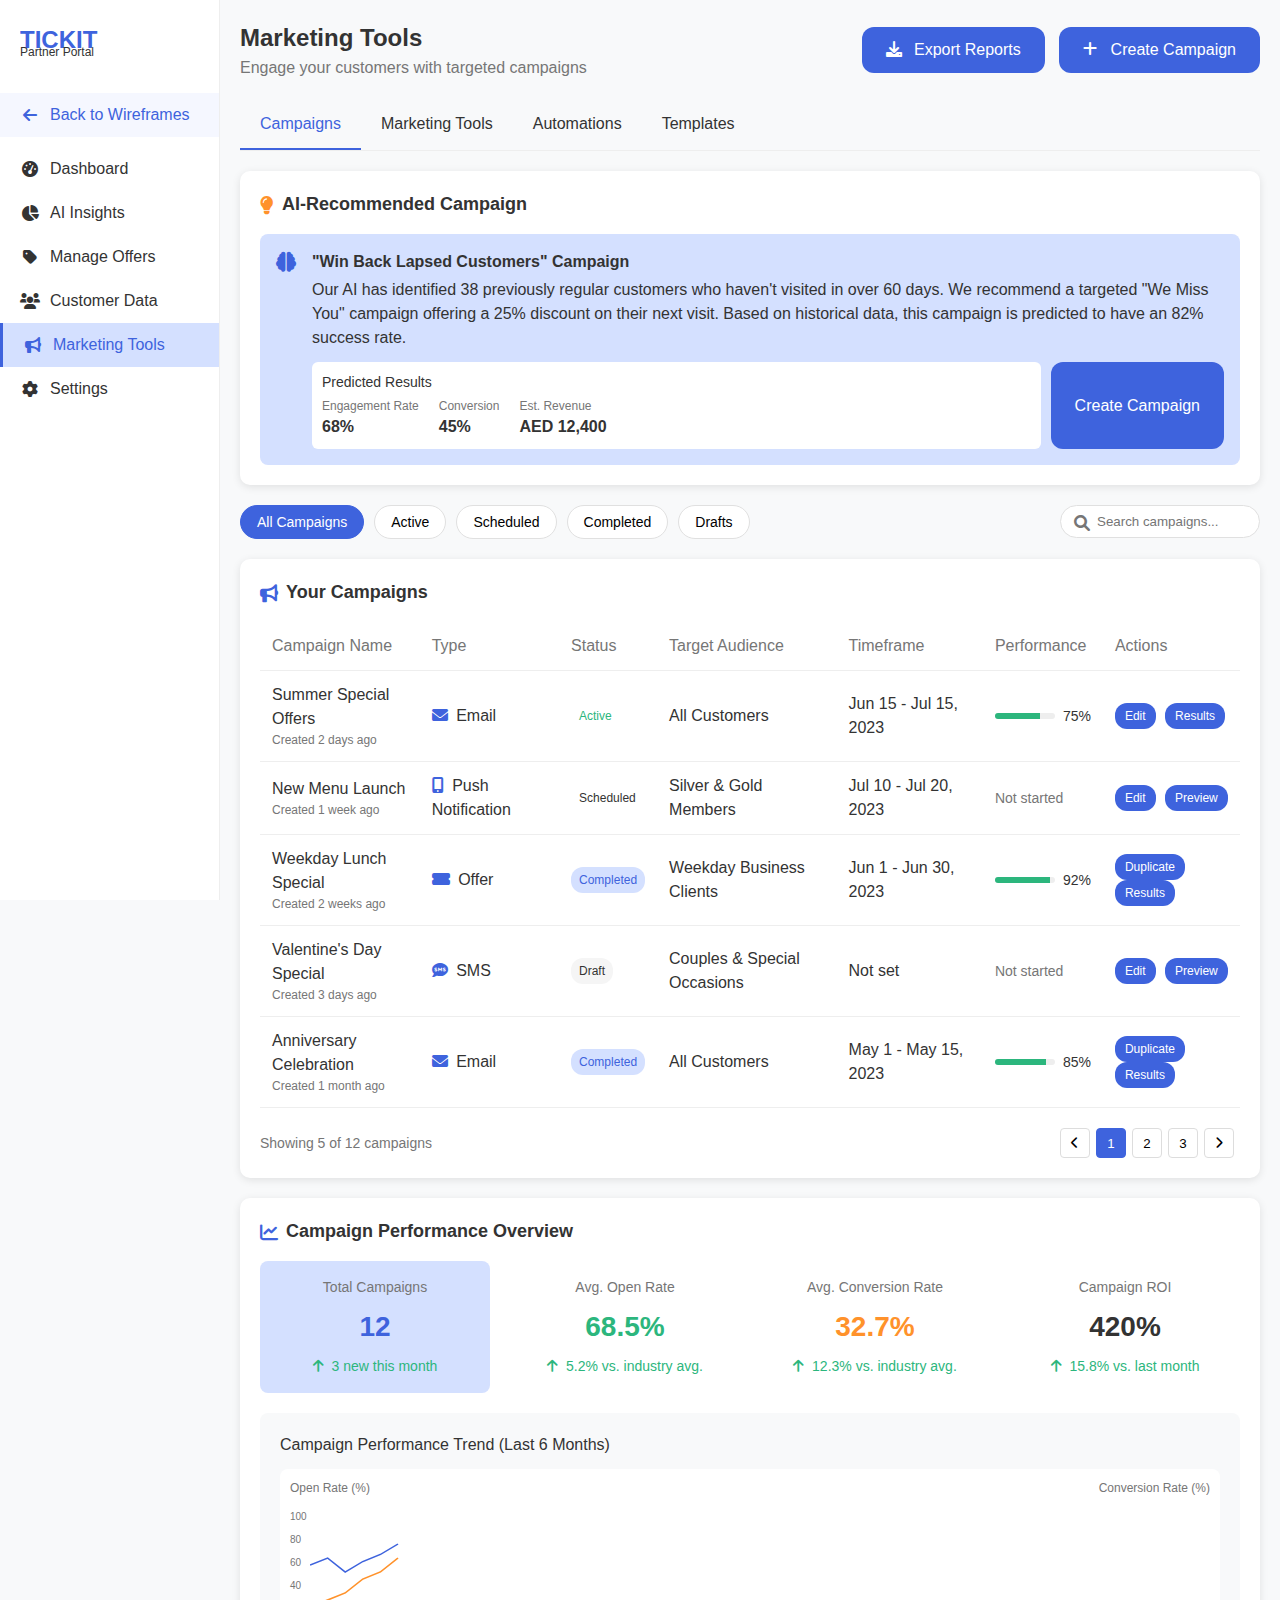
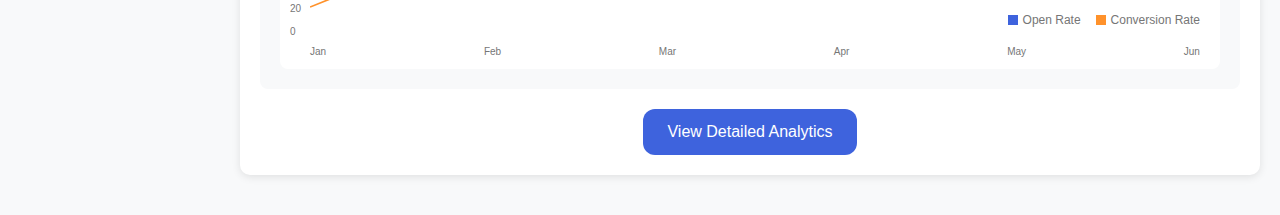
<file: partner_marketing_tools_tab.html>
<!DOCTYPE html>
<html lang="en">
<head>
    <meta charset="UTF-8">
    <meta name="viewport" content="width=device-width, initial-scale=1.0">
    <title>Tickit Partner - Marketing Tools</title>
    <link rel="stylesheet" href="css/styles.css">
    <!-- Font Awesome for icons -->
    <link rel="stylesheet" href="https://cdnjs.cloudflare.com/ajax/libs/font-awesome/6.0.0/css/all.min.css">
    <style>
        /* Partner Portal specific styles */
        .dashboard-container {
            padding: 0;
            background-color: #f8f9fa;
        }
        
        .sidebar {
            width: 220px;
            height: 100%;
            position: fixed;
            top: 0;
            left: 0;
            background-color: white;
            border-right: 1px solid #eee;
            padding: 20px 0;
            z-index: 100;
        }
        
        .sidebar-logo {
            padding: 0 20px;
            margin-bottom: 30px;
        }
        
        .sidebar-nav {
            list-style: none;
            padding: 0;
        }
        
        .sidebar-nav li {
            padding: 10px 20px;
            display: flex;
            align-items: center;
            color: var(--gray-dark);
            cursor: pointer;
        }
        
        .sidebar-nav li.active {
            background-color: var(--primary-light);
            color: var(--primary-color);
            border-left: 3px solid var(--primary-color);
        }
        
        .sidebar-nav li i {
            margin-right: 10px;
            width: 20px;
            text-align: center;
        }
        
        .main-dashboard {
            margin-left: 220px;
            padding: 20px;
        }
        
        .dashboard-header {
            display: flex;
            justify-content: space-between;
            align-items: center;
            margin-bottom: 20px;
        }
        
        .dashboard-title {
            font-size: 24px;
            font-weight: 600;
        }
        
        .dashboard-card {
            background-color: white;
            border-radius: 10px;
            box-shadow: 0 2px 8px rgba(0,0,0,0.1);
            padding: 20px;
            margin-bottom: 20px;
        }
        
        .dashboard-card-title {
            font-size: 18px;
            font-weight: 600;
            margin-bottom: 16px;
            display: flex;
            align-items: center;
        }
        
        .tab-navigation {
            display: flex;
            margin-bottom: 20px;
            border-bottom: 1px solid #eee;
        }
        
        .tab-item {
            padding: 12px 20px;
            cursor: pointer;
            font-weight: 500;
        }
        
        .tab-item.active {
            color: var(--primary-color);
            border-bottom: 2px solid var(--primary-color);
        }
        
        .campaign-table {
            width: 100%;
            border-collapse: collapse;
        }
        
        .campaign-table th {
            text-align: left;
            padding: 12px;
            border-bottom: 1px solid #eee;
            color: var(--gray-medium);
            font-weight: 500;
        }
        
        .campaign-table td {
            padding: 12px;
            border-bottom: 1px solid #eee;
        }
        
        .campaign-table tr:hover {
            background-color: #f8f9fa;
        }
        
        .status-badge {
            display: inline-block;
            padding: 4px 8px;
            border-radius: 12px;
            font-size: 12px;
            font-weight: 500;
            background-color: var(--gray-light);
            color: var(--gray-dark);
        }
        
        .status-badge.active {
            background-color: var(--success-light);
            color: var(--success);
        }
        
        .status-badge.scheduled {
            background-color: var(--info-light);
            color: var(--info);
        }
        
        .status-badge.draft {
            background-color: var(--gray-light);
            color: var(--gray-dark);
        }
        
        .status-badge.completed {
            background-color: var(--primary-light);
            color: var(--primary-color);
        }
        
        .campaign-filter {
            display: flex;
            flex-wrap: wrap;
            gap: 10px;
            margin-bottom: 20px;
        }
        
        .filter-btn {
            padding: 8px 16px;
            background-color: white;
            border: 1px solid #e0e0e0;
            border-radius: 20px;
            font-size: 14px;
            cursor: pointer;
        }
        
        .filter-btn.active {
            background-color: var(--primary-color);
            color: white;
            border-color: var(--primary-color);
        }
        
        .marketing-tool-card {
            background-color: white;
            border-radius: 10px;
            box-shadow: 0 2px 8px rgba(0,0,0,0.05);
            padding: 20px;
            transition: transform 0.2s, box-shadow 0.2s;
            cursor: pointer;
        }
        
        .marketing-tool-card:hover {
            transform: translateY(-5px);
            box-shadow: 0 5px 15px rgba(0,0,0,0.1);
        }
        
        .tool-icon {
            width: 50px;
            height: 50px;
            display: flex;
            align-items: center;
            justify-content: center;
            background-color: var(--primary-light);
            color: var(--primary-color);
            border-radius: 10px;
            margin-bottom: 15px;
            font-size: 20px;
        }
    </style>
</head>
<body>
    <div class="dashboard-container">
        <!-- Sidebar -->
        <div class="sidebar">
            <div class="sidebar-logo">
                <img src="data:image/svg+xml;utf8,<svg xmlns='http://www.w3.org/2000/svg' width='120' height='36' viewBox='0 0 120 36'><text fill='%233e63dd' font-family='Arial' font-weight='bold' font-size='24' x='0' y='28'>TICKIT</text><text fill='%23333333' font-family='Arial' font-weight='normal' font-size='12' x='0' y='36'>Partner Portal</text></svg>" alt="Tickit Partner Portal">
            </div>
            
            <ul class="sidebar-nav">
                <li style="background-color: #f5f7ff; color: var(--primary-color); padding: 10px 20px; display: flex; align-items: center; margin-bottom: 10px;">
                    <a href="index.html" style="display: flex; align-items: center; text-decoration: none; color: inherit;">
                        <i class="fas fa-arrow-left" style="margin-right: 10px;"></i>
                        <span>Back to Wireframes</span>
                    </a>
                </li>
                <li>
                    <a href="partner_dashboard_tab.html" style="display: flex; align-items: center; text-decoration: none; color: inherit;">
                        <i class="fas fa-tachometer-alt"></i> Dashboard
                    </a>
                </li>
                <li>
                    <a href="partner_ai_insights_tab.html" style="display: flex; align-items: center; text-decoration: none; color: inherit;">
                        <i class="fas fa-chart-pie"></i> AI Insights
                    </a>
                </li>
                <li>
                    <a href="partner_manage_offers_tab.html" style="display: flex; align-items: center; text-decoration: none; color: inherit;">
                        <i class="fas fa-tag"></i> Manage Offers
                    </a>
                </li>
                <li>
                    <a href="partner_customer_data_tab.html" style="display: flex; align-items: center; text-decoration: none; color: inherit;">
                        <i class="fas fa-users"></i> Customer Data
                    </a>
                </li>
                <li class="active">
                    <a href="partner_marketing_tools_tab.html" style="display: flex; align-items: center; text-decoration: none; color: inherit;">
                        <i class="fas fa-bullhorn"></i> Marketing Tools
                    </a>
                </li>
                <li>
                    <a href="partner_settings_tab.html" style="display: flex; align-items: center; text-decoration: none; color: inherit;">
                        <i class="fas fa-cog"></i> Settings
                    </a>
                </li>
            </ul>
        </div>
        
        <!-- Main Dashboard -->
        <div class="main-dashboard">
            <div class="dashboard-header">
                <div>
                    <div class="dashboard-title">Marketing Tools</div>
                    <div style="color: var(--gray-medium);">Engage your customers with targeted campaigns</div>
                </div>
                <div>
                    <button class="button secondary" style="margin-right: 10px;">
                        <i class="fas fa-download" style="margin-right: 8px;"></i>
                        Export Reports
                    </button>
                    <button class="button primary">
                        <i class="fas fa-plus" style="margin-right: 8px;"></i>
                        Create Campaign
                    </button>
                </div>
            </div>
            
            <!-- Tab Navigation -->
            <div class="tab-navigation">
                <div class="tab-item active">Campaigns</div>
                <div class="tab-item">Marketing Tools</div>
                <div class="tab-item">Automations</div>
                <div class="tab-item">Templates</div>
            </div>
            
            <!-- AI Campaign Recommendation -->
            <div class="dashboard-card">
                <div class="dashboard-card-title">
                    <i class="fas fa-lightbulb" style="color: var(--warning); margin-right: 8px;"></i>
                    AI-Recommended Campaign
                </div>
                
                <div style="display: flex; align-items: flex-start; background-color: var(--primary-light); border-radius: 8px; padding: 16px;">
                    <i class="fas fa-brain" style="color: var(--primary-color); margin-right: 16px; margin-top: 2px; font-size: 20px;"></i>
                    <div style="flex: 1;">
                        <div style="font-weight: 600; margin-bottom: 4px; font-size: 16px;">
                            "Win Back Lapsed Customers" Campaign
                        </div>
                        <div style="margin-bottom: 12px; color: var(--gray-dark);">
                            Our AI has identified 38 previously regular customers who haven't visited in over 60 days. We recommend a targeted "We Miss You" campaign offering a 25% discount on their next visit. Based on historical data, this campaign is predicted to have an 82% success rate.
                        </div>
                        
                        <div style="display: flex; gap: 10px;">
                            <div style="background: white; border-radius: 6px; padding: 10px; flex: 1;">
                                <div style="font-weight: 500; margin-bottom: 4px; font-size: 14px;">Predicted Results</div>
                                <div style="display: flex; align-items: center; gap: 20px;">
                                    <div>
                                        <div style="font-size: 12px; color: var(--gray-medium);">Engagement Rate</div>
                                        <div style="font-weight: 600;">68%</div>
                                    </div>
                                    <div>
                                        <div style="font-size: 12px; color: var(--gray-medium);">Conversion</div>
                                        <div style="font-weight: 600;">45%</div>
                                    </div>
                                    <div>
                                        <div style="font-size: 12px; color: var(--gray-medium);">Est. Revenue</div>
                                        <div style="font-weight: 600;">AED 12,400</div>
                                    </div>
                                </div>
                            </div>
                            <button class="button primary" style="white-space: nowrap;">
                                Create Campaign
                            </button>
                        </div>
                    </div>
                </div>
            </div>
            
            <!-- Campaign Filter -->
            <div class="campaign-filter">
                <button class="filter-btn active">All Campaigns</button>
                <button class="filter-btn">Active</button>
                <button class="filter-btn">Scheduled</button>
                <button class="filter-btn">Completed</button>
                <button class="filter-btn">Drafts</button>
                <div style="flex: 1;"></div>
                <div style="position: relative;">
                    <input type="text" placeholder="Search campaigns..." style="padding: 8px 16px; border-radius: 20px; border: 1px solid #e0e0e0; width: 200px; padding-left: 36px;">
                    <i class="fas fa-search" style="position: absolute; left: 14px; top: 10px; color: var(--gray-medium);"></i>
                </div>
            </div>
            
            <!-- Campaign List -->
            <div class="dashboard-card">
                <div class="dashboard-card-title">
                    <i class="fas fa-bullhorn" style="color: var(--primary-color); margin-right: 8px;"></i>
                    Your Campaigns
                </div>
                
                <table class="campaign-table">
                    <thead>
                        <tr>
                            <th>Campaign Name</th>
                            <th>Type</th>
                            <th>Status</th>
                            <th>Target Audience</th>
                            <th>Timeframe</th>
                            <th>Performance</th>
                            <th>Actions</th>
                        </tr>
                    </thead>
                    <tbody>
                        <tr>
                            <td>
                                <div style="font-weight: 500;">Summer Special Offers</div>
                                <div style="font-size: 12px; color: var(--gray-medium);">Created 2 days ago</div>
                            </td>
                            <td>
                                <i class="fas fa-envelope" style="color: var(--primary-color); margin-right: 4px;"></i>
                                Email
                            </td>
                            <td>
                                <span class="status-badge active">Active</span>
                            </td>
                            <td>All Customers</td>
                            <td>Jun 15 - Jul 15, 2023</td>
                            <td>
                                <div style="display: flex; align-items: center;">
                                    <div style="width: 60px; height: 6px; background-color: #eee; border-radius: 3px; margin-right: 8px; overflow: hidden;">
                                        <div style="width: 75%; height: 100%; background-color: var(--success);"></div>
                                    </div>
                                    <span style="font-weight: 500; font-size: 14px;">75%</span>
                                </div>
                            </td>
                            <td>
                                <button class="button secondary" style="padding: 6px 10px; font-size: 12px; margin-right: 5px;">Edit</button>
                                <button class="button secondary" style="padding: 6px 10px; font-size: 12px;">Results</button>
                            </td>
                        </tr>
                        
                        <tr>
                            <td>
                                <div style="font-weight: 500;">New Menu Launch</div>
                                <div style="font-size: 12px; color: var(--gray-medium);">Created 1 week ago</div>
                            </td>
                            <td>
                                <i class="fas fa-mobile-alt" style="color: var(--primary-color); margin-right: 4px;"></i>
                                Push Notification
                            </td>
                            <td>
                                <span class="status-badge scheduled">Scheduled</span>
                            </td>
                            <td>Silver & Gold Members</td>
                            <td>Jul 10 - Jul 20, 2023</td>
                            <td>
                                <span style="color: var(--gray-medium); font-size: 14px;">Not started</span>
                            </td>
                            <td>
                                <button class="button secondary" style="padding: 6px 10px; font-size: 12px; margin-right: 5px;">Edit</button>
                                <button class="button secondary" style="padding: 6px 10px; font-size: 12px;">Preview</button>
                            </td>
                        </tr>
                        
                        <tr>
                            <td>
                                <div style="font-weight: 500;">Weekday Lunch Special</div>
                                <div style="font-size: 12px; color: var(--gray-medium);">Created 2 weeks ago</div>
                            </td>
                            <td>
                                <i class="fas fa-ticket-alt" style="color: var(--primary-color); margin-right: 4px;"></i>
                                Offer
                            </td>
                            <td>
                                <span class="status-badge completed">Completed</span>
                            </td>
                            <td>Weekday Business Clients</td>
                            <td>Jun 1 - Jun 30, 2023</td>
                            <td>
                                <div style="display: flex; align-items: center;">
                                    <div style="width: 60px; height: 6px; background-color: #eee; border-radius: 3px; margin-right: 8px; overflow: hidden;">
                                        <div style="width: 92%; height: 100%; background-color: var(--success);"></div>
                                    </div>
                                    <span style="font-weight: 500; font-size: 14px;">92%</span>
                                </div>
                            </td>
                            <td>
                                <button class="button secondary" style="padding: 6px 10px; font-size: 12px; margin-right: 5px;">Duplicate</button>
                                <button class="button secondary" style="padding: 6px 10px; font-size: 12px;">Results</button>
                            </td>
                        </tr>
                        
                        <tr>
                            <td>
                                <div style="font-weight: 500;">Valentine's Day Special</div>
                                <div style="font-size: 12px; color: var(--gray-medium);">Created 3 days ago</div>
                            </td>
                            <td>
                                <i class="fas fa-sms" style="color: var(--primary-color); margin-right: 4px;"></i>
                                SMS
                            </td>
                            <td>
                                <span class="status-badge draft">Draft</span>
                            </td>
                            <td>Couples & Special Occasions</td>
                            <td>Not set</td>
                            <td>
                                <span style="color: var(--gray-medium); font-size: 14px;">Not started</span>
                            </td>
                            <td>
                                <button class="button secondary" style="padding: 6px 10px; font-size: 12px; margin-right: 5px;">Edit</button>
                                <button class="button secondary" style="padding: 6px 10px; font-size: 12px;">Preview</button>
                            </td>
                        </tr>
                        
                        <tr>
                            <td>
                                <div style="font-weight: 500;">Anniversary Celebration</div>
                                <div style="font-size: 12px; color: var(--gray-medium);">Created 1 month ago</div>
                            </td>
                            <td>
                                <i class="fas fa-envelope" style="color: var(--primary-color); margin-right: 4px;"></i>
                                Email
                            </td>
                            <td>
                                <span class="status-badge completed">Completed</span>
                            </td>
                            <td>All Customers</td>
                            <td>May 1 - May 15, 2023</td>
                            <td>
                                <div style="display: flex; align-items: center;">
                                    <div style="width: 60px; height: 6px; background-color: #eee; border-radius: 3px; margin-right: 8px; overflow: hidden;">
                                        <div style="width: 85%; height: 100%; background-color: var(--success);"></div>
                                    </div>
                                    <span style="font-weight: 500; font-size: 14px;">85%</span>
                                </div>
                            </td>
                            <td>
                                <button class="button secondary" style="padding: 6px 10px; font-size: 12px; margin-right: 5px;">Duplicate</button>
                                <button class="button secondary" style="padding: 6px 10px; font-size: 12px;">Results</button>
                            </td>
                        </tr>
                    </tbody>
                </table>
                
                <div style="display: flex; justify-content: space-between; align-items: center; margin-top: 20px;">
                    <div style="color: var(--gray-medium); font-size: 14px;">
                        Showing 5 of 12 campaigns
                    </div>
                    
                    <div style="display: flex; align-items: center;">
                        <button style="width: 30px; height: 30px; border: 1px solid #ddd; background: white; border-radius: 4px; margin-right: 6px; display: flex; align-items: center; justify-content: center;">
                            <i class="fas fa-chevron-left" style="font-size: 12px;"></i>
                        </button>
                        <button style="width: 30px; height: 30px; border: 1px solid var(--primary-color); background: var(--primary-color); color: white; border-radius: 4px; margin-right: 6px; display: flex; align-items: center; justify-content: center;">1</button>
                        <button style="width: 30px; height: 30px; border: 1px solid #ddd; background: white; border-radius: 4px; margin-right: 6px; display: flex; align-items: center; justify-content: center;">2</button>
                        <button style="width: 30px; height: 30px; border: 1px solid #ddd; background: white; border-radius: 4px; margin-right: 6px; display: flex; align-items: center; justify-content: center;">3</button>
                        <button style="width: 30px; height: 30px; border: 1px solid #ddd; background: white; border-radius: 4px; margin-right: 6px; display: flex; align-items: center; justify-content: center;">
                            <i class="fas fa-chevron-right" style="font-size: 12px;"></i>
                        </button>
                    </div>
                </div>
            </div>
            
            <!-- Marketing Tools Grid -->
            <div class="dashboard-card" style="display: none;">
                <div class="dashboard-card-title">
                    <i class="fas fa-toolbox" style="color: var(--primary-color); margin-right: 8px;"></i>
                    Marketing Tools
                </div>
                
                <div style="display: grid; grid-template-columns: repeat(4, 1fr); gap: 20px;">
                    <div class="marketing-tool-card">
                        <div class="tool-icon">
                            <i class="fas fa-envelope"></i>
                        </div>
                        <div style="font-weight: 500; margin-bottom: 8px;">Email Marketing</div>
                        <div style="font-size: 14px; color: var(--gray-medium); margin-bottom: 15px;">
                            Create and send email campaigns to your customers
                        </div>
                        <button class="button primary" style="width: 100%;">Use Tool</button>
                    </div>
                    
                    <div class="marketing-tool-card">
                        <div class="tool-icon">
                            <i class="fas fa-sms"></i>
                        </div>
                        <div style="font-weight: 500; margin-bottom: 8px;">SMS Marketing</div>
                        <div style="font-size: 14px; color: var(--gray-medium); margin-bottom: 15px;">
                            Send SMS notifications and offers to your customers
                        </div>
                        <button class="button primary" style="width: 100%;">Use Tool</button>
                    </div>
                    
                    <div class="marketing-tool-card">
                        <div class="tool-icon">
                            <i class="fas fa-mobile-alt"></i>
                        </div>
                        <div style="font-weight: 500; margin-bottom: 8px;">Push Notifications</div>
                        <div style="font-size: 14px; color: var(--gray-medium); margin-bottom: 15px;">
                            Send targeted push notifications through the Tickit app
                        </div>
                        <button class="button primary" style="width: 100%;">Use Tool</button>
                    </div>
                    
                    <div class="marketing-tool-card">
                        <div class="tool-icon">
                            <i class="fas fa-ticket-alt"></i>
                        </div>
                        <div style="font-weight: 500; margin-bottom: 8px;">Offer Generator</div>
                        <div style="font-size: 14px; color: var(--gray-medium); margin-bottom: 15px;">
                            Create and manage special offers and promotions
                        </div>
                        <button class="button primary" style="width: 100%;">Use Tool</button>
                    </div>
                    
                    <div class="marketing-tool-card">
                        <div class="tool-icon">
                            <i class="fas fa-calendar-alt"></i>
                        </div>
                        <div style="font-weight: 500; margin-bottom: 8px;">Campaign Scheduler</div>
                        <div style="font-size: 14px; color: var(--gray-medium); margin-bottom: 15px;">
                            Schedule and automate your marketing campaigns
                        </div>
                        <button class="button primary" style="width: 100%;">Use Tool</button>
                    </div>
                    
                    <div class="marketing-tool-card">
                        <div class="tool-icon">
                            <i class="fas fa-bullseye"></i>
                        </div>
                        <div style="font-weight: 500; margin-bottom: 8px;">Audience Targeting</div>
                        <div style="font-size: 14px; color: var(--gray-medium); margin-bottom: 15px;">
                            Create custom audience segments for your campaigns
                        </div>
                        <button class="button primary" style="width: 100%;">Use Tool</button>
                    </div>
                    
                    <div class="marketing-tool-card">
                        <div class="tool-icon">
                            <i class="fas fa-chart-bar"></i>
                        </div>
                        <div style="font-weight: 500; margin-bottom: 8px;">Campaign Analytics</div>
                        <div style="font-size: 14px; color: var(--gray-medium); margin-bottom: 15px;">
                            Track and analyze your campaign performance
                        </div>
                        <button class="button primary" style="width: 100%;">Use Tool</button>
                    </div>
                    
                    <div class="marketing-tool-card">
                        <div class="tool-icon">
                            <i class="fas fa-brain"></i>
                        </div>
                        <div style="font-weight: 500; margin-bottom: 8px;">AI Campaign Generator</div>
                        <div style="font-size: 14px; color: var(--gray-medium); margin-bottom: 15px;">
                            Let AI create optimized campaigns based on your data
                        </div>
                        <button class="button primary" style="width: 100%;">Use Tool</button>
                    </div>
                </div>
            </div>
            
            <!-- Campaign Performance Overview -->
            <div class="dashboard-card">
                <div class="dashboard-card-title">
                    <i class="fas fa-chart-line" style="color: var(--primary-color); margin-right: 8px;"></i>
                    Campaign Performance Overview
                </div>
                
                <div style="display: grid; grid-template-columns: repeat(4, 1fr); gap: 20px; margin-bottom: 20px;">
                    <div style="background-color: var(--primary-light); padding: 16px; border-radius: 8px; text-align: center;">
                        <div style="color: var(--gray-medium); font-size: 14px;">Total Campaigns</div>
                        <div style="font-size: 28px; font-weight: 600; margin: 8px 0; color: var(--primary-color);">12</div>
                        <div style="font-size: 14px; color: var(--success);">
                            <i class="fas fa-arrow-up" style="margin-right: 4px;"></i>
                            3 new this month
                        </div>
                    </div>
                    
                    <div style="background-color: var(--success-light); padding: 16px; border-radius: 8px; text-align: center;">
                        <div style="color: var(--gray-medium); font-size: 14px;">Avg. Open Rate</div>
                        <div style="font-size: 28px; font-weight: 600; margin: 8px 0; color: var(--success);">68.5%</div>
                        <div style="font-size: 14px; color: var(--success);">
                            <i class="fas fa-arrow-up" style="margin-right: 4px;"></i>
                            5.2% vs. industry avg.
                        </div>
                    </div>
                    
                    <div style="background-color: var(--warning-light); padding: 16px; border-radius: 8px; text-align: center;">
                        <div style="color: var(--gray-medium); font-size: 14px;">Avg. Conversion Rate</div>
                        <div style="font-size: 28px; font-weight: 600; margin: 8px 0; color: var(--warning);">32.7%</div>
                        <div style="font-size: 14px; color: var(--success);">
                            <i class="fas fa-arrow-up" style="margin-right: 4px;"></i>
                            12.3% vs. industry avg.
                        </div>
                    </div>
                    
                    <div style="background-color: var(--info-light); padding: 16px; border-radius: 8px; text-align: center;">
                        <div style="color: var(--gray-medium); font-size: 14px;">Campaign ROI</div>
                        <div style="font-size: 28px; font-weight: 600; margin: 8px 0; color: var(--info);">420%</div>
                        <div style="font-size: 14px; color: var(--success);">
                            <i class="fas fa-arrow-up" style="margin-right: 4px;"></i>
                            15.8% vs. last month
                        </div>
                    </div>
                </div>
                
                <div style="background-color: #f8f9fa; border-radius: 8px; padding: 20px; margin-bottom: 20px;">
                    <div style="font-weight: 500; margin-bottom: 12px;">Campaign Performance Trend (Last 6 Months)</div>
                    
                    <!-- Mock Chart - Would be replaced with actual chart in implementation -->
                    <div style="height: 200px; background-color: white; border-radius: 8px; padding: 20px; position: relative; overflow: hidden;">
                        <!-- Chart Labels -->
                        <div style="position: absolute; left: 10px; top: 10px; font-size: 12px; color: var(--gray-medium);">Open Rate (%)</div>
                        <div style="position: absolute; right: 10px; top: 10px; font-size: 12px; color: var(--gray-medium);">Conversion Rate (%)</div>
                        
                        <!-- Mock Y-axis -->
                        <div style="position: absolute; left: 10px; top: 40px; bottom: 30px; display: flex; flex-direction: column; justify-content: space-between; font-size: 10px; color: var(--gray-medium);">
                            <div>100</div>
                            <div>80</div>
                            <div>60</div>
                            <div>40</div>
                            <div>20</div>
                            <div>0</div>
                        </div>
                        
                        <!-- Mock X-axis -->
                        <div style="position: absolute; left: 30px; right: 20px; bottom: 10px; display: flex; justify-content: space-between; font-size: 10px; color: var(--gray-medium);">
                            <div>Jan</div>
                            <div>Feb</div>
                            <div>Mar</div>
                            <div>Apr</div>
                            <div>May</div>
                            <div>Jun</div>
                        </div>
                        
                        <!-- Mock Chart Lines -->
                        <svg width="100%" height="100%" style="position: absolute; left: 0; top: 0; padding: 40px 40px 30px 30px; box-sizing: border-box;">
                            <!-- Open Rate Line (blue) -->
                            <polyline points="0,80 20,70 40,90 60,75 80,65 100,50" 
                                      style="fill:none; stroke:var(--primary-color); stroke-width:2;"
                                      transform="scale(0.88, 0.7)" />
                            
                            <!-- Conversion Rate Line (orange) -->
                            <polyline points="0,140 20,130 40,120 60,100 80,90 100,70" 
                                      style="fill:none; stroke:var(--warning); stroke-width:2;"
                                      transform="scale(0.88, 0.7)" />
                        </svg>
                        
                        <!-- Legend -->
                        <div style="position: absolute; right: 20px; bottom: 40px; display: flex; align-items: center; font-size: 12px;">
                            <div style="width: 10px; height: 10px; background-color: var(--primary-color); margin-right: 5px;"></div>
                            <div style="margin-right: 15px; color: var(--gray-medium);">Open Rate</div>
                            
                            <div style="width: 10px; height: 10px; background-color: var(--warning); margin-right: 5px;"></div>
                            <div style="color: var(--gray-medium);">Conversion Rate</div>
                        </div>
                    </div>
                </div>
                
                <div style="display: flex; justify-content: center;">
                    <button class="button primary">
                        View Detailed Analytics
                    </button>
                </div>
            </div>
        </div>
    </div>
</body>
</html>
</file>
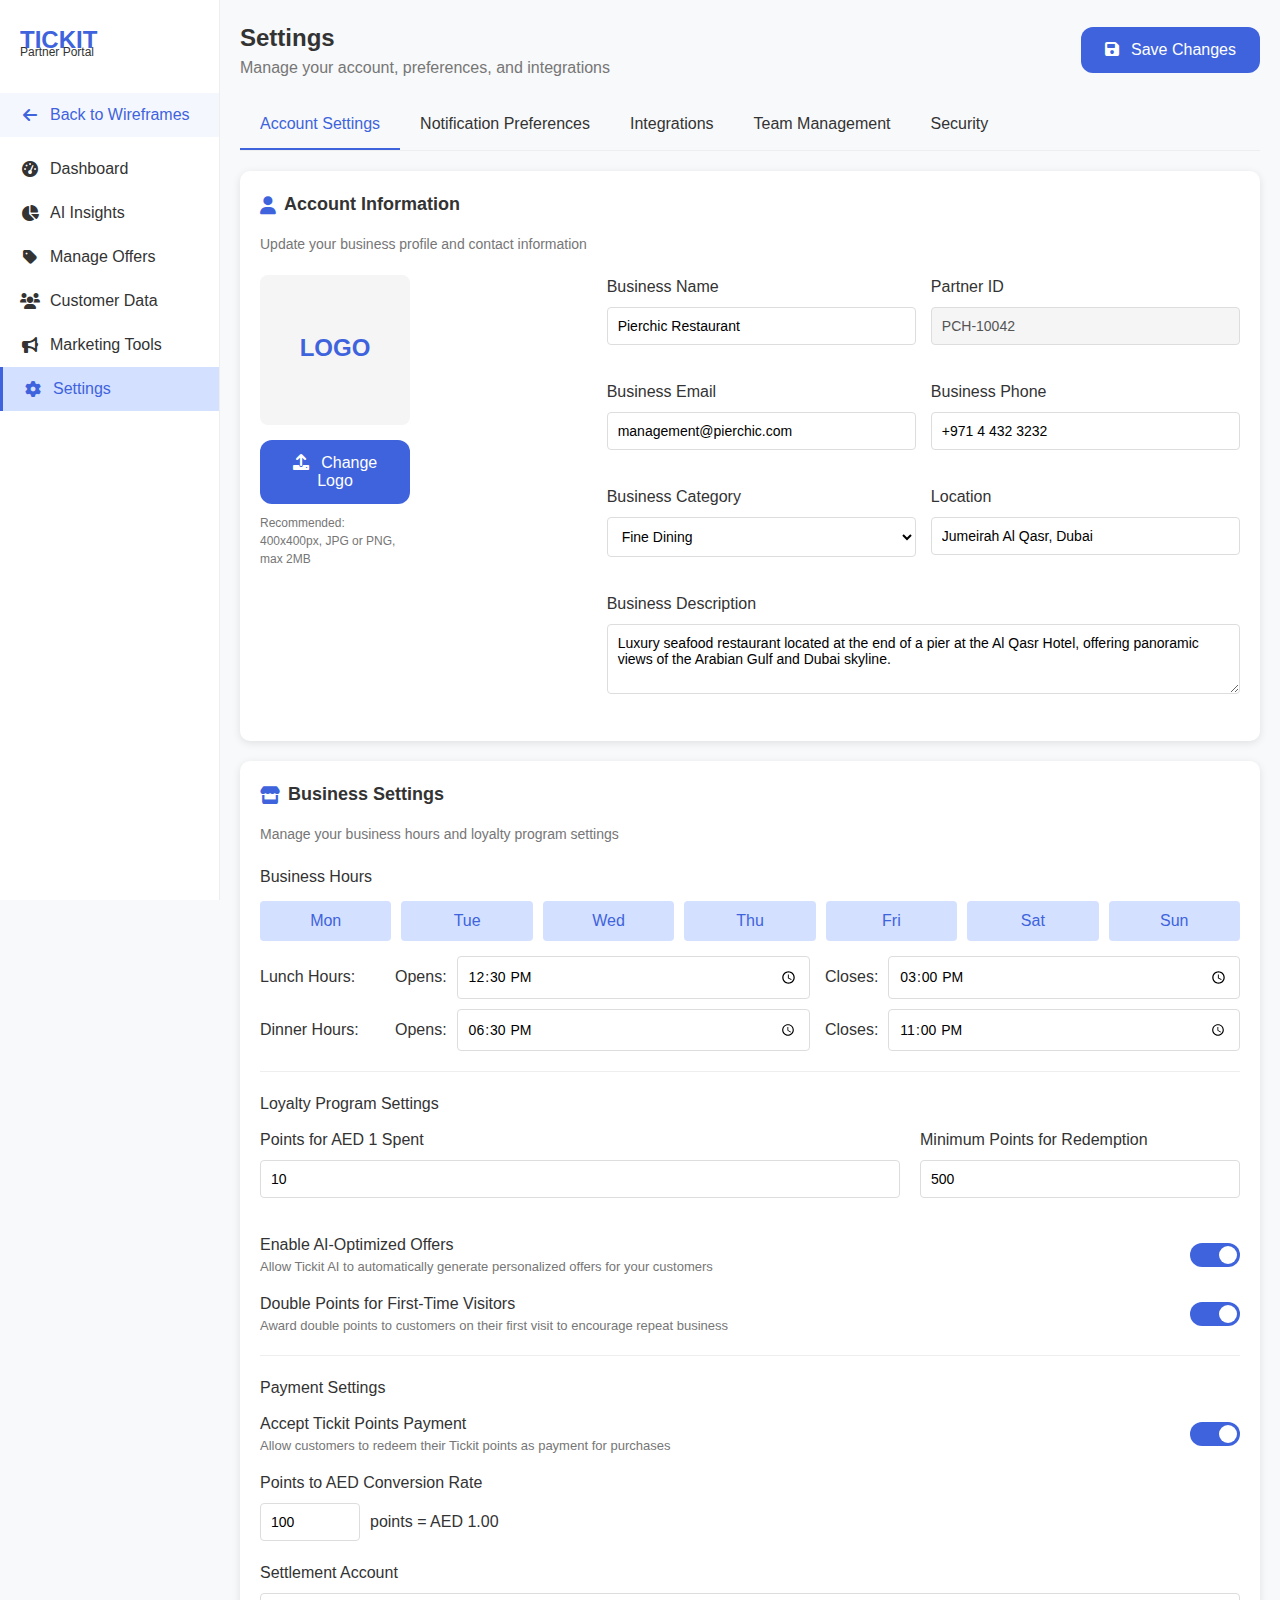
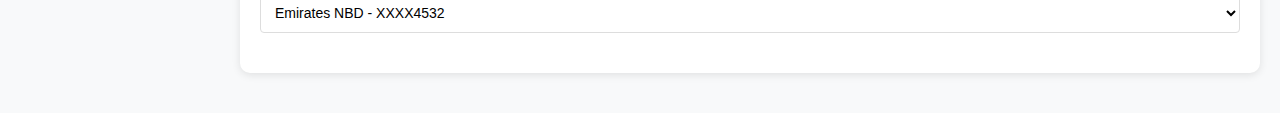
<file: partner_settings_tab.html>
<!DOCTYPE html>
<html lang="en">
<head>
    <meta charset="UTF-8">
    <meta name="viewport" content="width=device-width, initial-scale=1.0">
    <title>Tickit Partner - Settings</title>
    <link rel="stylesheet" href="css/styles.css">
    <!-- Font Awesome for icons -->
    <link rel="stylesheet" href="https://cdnjs.cloudflare.com/ajax/libs/font-awesome/6.0.0/css/all.min.css">
    <style>
        /* Partner Portal specific styles */
        .dashboard-container {
            padding: 0;
            background-color: #f8f9fa;
        }
        
        .sidebar {
            width: 220px;
            height: 100%;
            position: fixed;
            top: 0;
            left: 0;
            background-color: white;
            border-right: 1px solid #eee;
            padding: 20px 0;
            z-index: 100;
        }
        
        .sidebar-logo {
            padding: 0 20px;
            margin-bottom: 30px;
        }
        
        .sidebar-nav {
            list-style: none;
            padding: 0;
        }
        
        .sidebar-nav li {
            padding: 10px 20px;
            display: flex;
            align-items: center;
            color: var(--gray-dark);
            cursor: pointer;
        }
        
        .sidebar-nav li.active {
            background-color: var(--primary-light);
            color: var(--primary-color);
            border-left: 3px solid var(--primary-color);
        }
        
        .sidebar-nav li i {
            margin-right: 10px;
            width: 20px;
            text-align: center;
        }
        
        .main-dashboard {
            margin-left: 220px;
            padding: 20px;
        }
        
        .dashboard-header {
            display: flex;
            justify-content: space-between;
            align-items: center;
            margin-bottom: 20px;
        }
        
        .dashboard-title {
            font-size: 24px;
            font-weight: 600;
        }
        
        .dashboard-card {
            background-color: white;
            border-radius: 10px;
            box-shadow: 0 2px 8px rgba(0,0,0,0.1);
            padding: 20px;
            margin-bottom: 20px;
        }
        
        .dashboard-card-title {
            font-size: 18px;
            font-weight: 600;
            margin-bottom: 16px;
            display: flex;
            align-items: center;
        }
        
        .tab-navigation {
            display: flex;
            margin-bottom: 20px;
            border-bottom: 1px solid #eee;
        }
        
        .tab-item {
            padding: 12px 20px;
            cursor: pointer;
            font-weight: 500;
        }
        
        .tab-item.active {
            color: var(--primary-color);
            border-bottom: 2px solid var(--primary-color);
        }
        
        .form-group {
            margin-bottom: 20px;
        }
        
        .form-label {
            display: block;
            margin-bottom: 8px;
            font-weight: 500;
        }
        
        .form-input {
            width: 100%;
            padding: 10px;
            border: 1px solid #ddd;
            border-radius: 4px;
            font-size: 14px;
        }
        
        .form-input:focus {
            border-color: var(--primary-color);
            outline: none;
            box-shadow: 0 0 0 2px var(--primary-light);
        }
        
        .form-select {
            width: 100%;
            padding: 10px;
            border: 1px solid #ddd;
            border-radius: 4px;
            font-size: 14px;
            background-color: white;
        }
        
        .form-checkbox {
            display: flex;
            align-items: center;
            margin-bottom: 10px;
        }
        
        .form-checkbox input {
            margin-right: 10px;
        }
        
        .settings-group {
            padding-bottom: 20px;
            margin-bottom: 20px;
            border-bottom: 1px solid #eee;
        }
        
        .settings-group:last-child {
            border-bottom: none;
            margin-bottom: 0;
            padding-bottom: 0;
        }
        
        .toggle-switch {
            position: relative;
            display: inline-block;
            width: 50px;
            height: 24px;
        }
        
        .toggle-switch input {
            opacity: 0;
            width: 0;
            height: 0;
        }
        
        .toggle-slider {
            position: absolute;
            cursor: pointer;
            top: 0;
            left: 0;
            right: 0;
            bottom: 0;
            background-color: #ccc;
            transition: .4s;
            border-radius: 24px;
        }
        
        .toggle-slider:before {
            position: absolute;
            content: "";
            height: 18px;
            width: 18px;
            left: 3px;
            bottom: 3px;
            background-color: white;
            transition: .4s;
            border-radius: 50%;
        }
        
        input:checked + .toggle-slider {
            background-color: var(--primary-color);
        }
        
        input:checked + .toggle-slider:before {
            transform: translateX(26px);
        }
        
        .integration-card {
            display: flex;
            align-items: center;
            padding: 15px;
            border: 1px solid #eee;
            border-radius: 8px;
            margin-bottom: 15px;
        }
        
        .integration-logo {
            width: 50px;
            height: 50px;
            display: flex;
            align-items: center;
            justify-content: center;
            background-color: #f5f5f5;
            border-radius: 8px;
            margin-right: 15px;
        }
        
        .integration-details {
            flex: 1;
        }
        
        .integration-name {
            font-weight: 500;
            margin-bottom: 4px;
        }
        
        .integration-description {
            font-size: 13px;
            color: var(--gray-medium);
        }
        
        .status-badge {
            display: inline-block;
            padding: 4px 8px;
            border-radius: 12px;
            font-size: 12px;
            font-weight: 500;
            background-color: var(--gray-light);
            color: var(--gray-dark);
        }
        
        .status-badge.connected {
            background-color: var(--success-light);
            color: var(--success);
        }
        
        .section-subtitle {
            color: var(--gray-medium);
            font-size: 14px;
            margin-bottom: 20px;
        }
    </style>
</head>
<body>
    <div class="dashboard-container">
        <!-- Sidebar -->
        <div class="sidebar">
            <div class="sidebar-logo">
                <img src="data:image/svg+xml;utf8,<svg xmlns='http://www.w3.org/2000/svg' width='120' height='36' viewBox='0 0 120 36'><text fill='%233e63dd' font-family='Arial' font-weight='bold' font-size='24' x='0' y='28'>TICKIT</text><text fill='%23333333' font-family='Arial' font-weight='normal' font-size='12' x='0' y='36'>Partner Portal</text></svg>" alt="Tickit Partner Portal">
            </div>
            
            <ul class="sidebar-nav">
                <li style="background-color: #f5f7ff; color: var(--primary-color); padding: 10px 20px; display: flex; align-items: center; margin-bottom: 10px;">
                    <a href="index.html" style="display: flex; align-items: center; text-decoration: none; color: inherit;">
                        <i class="fas fa-arrow-left" style="margin-right: 10px;"></i>
                        <span>Back to Wireframes</span>
                    </a>
                </li>
                <li>
                    <a href="partner_dashboard_tab.html" style="display: flex; align-items: center; text-decoration: none; color: inherit;">
                        <i class="fas fa-tachometer-alt"></i> Dashboard
                    </a>
                </li>
                <li>
                    <a href="partner_ai_insights_tab.html" style="display: flex; align-items: center; text-decoration: none; color: inherit;">
                        <i class="fas fa-chart-pie"></i> AI Insights
                    </a>
                </li>
                <li>
                    <a href="partner_manage_offers_tab.html" style="display: flex; align-items: center; text-decoration: none; color: inherit;">
                        <i class="fas fa-tag"></i> Manage Offers
                    </a>
                </li>
                <li>
                    <a href="partner_customer_data_tab.html" style="display: flex; align-items: center; text-decoration: none; color: inherit;">
                        <i class="fas fa-users"></i> Customer Data
                    </a>
                </li>
                <li>
                    <a href="partner_marketing_tools_tab.html" style="display: flex; align-items: center; text-decoration: none; color: inherit;">
                        <i class="fas fa-bullhorn"></i> Marketing Tools
                    </a>
                </li>
                <li class="active">
                    <a href="partner_settings_tab.html" style="display: flex; align-items: center; text-decoration: none; color: inherit;">
                        <i class="fas fa-cog"></i> Settings
                    </a>
                </li>
            </ul>
        </div>
        
        <!-- Main Dashboard -->
        <div class="main-dashboard">
            <div class="dashboard-header">
                <div>
                    <div class="dashboard-title">Settings</div>
                    <div style="color: var(--gray-medium);">Manage your account, preferences, and integrations</div>
                </div>
                <div>
                    <button class="button primary">
                        <i class="fas fa-save" style="margin-right: 8px;"></i>
                        Save Changes
                    </button>
                </div>
            </div>
            
            <!-- Tab Navigation -->
            <div class="tab-navigation">
                <div class="tab-item active">Account Settings</div>
                <div class="tab-item">Notification Preferences</div>
                <div class="tab-item">Integrations</div>
                <div class="tab-item">Team Management</div>
                <div class="tab-item">Security</div>
            </div>
            
            <!-- Account Settings -->
            <div class="dashboard-card">
                <div class="dashboard-card-title">
                    <i class="fas fa-user" style="color: var(--primary-color); margin-right: 8px;"></i>
                    Account Information
                </div>
                
                <div class="section-subtitle">
                    Update your business profile and contact information
                </div>
                
                <div style="display: grid; grid-template-columns: 1fr 2fr; gap: 30px; align-items: start;">
                    <div>
                        <div style="width: 150px; height: 150px; background-color: #f5f5f5; border-radius: 8px; display: flex; align-items: center; justify-content: center; margin-bottom: 15px;">
                            <img src="data:image/svg+xml;utf8,<svg xmlns='http://www.w3.org/2000/svg' width='80' height='80' viewBox='0 0 80 80'><rect fill='%23f5f5f5' width='80' height='80'/><text fill='%233e63dd' font-family='Arial' font-weight='bold' font-size='24' x='40' y='46' text-anchor='middle'>LOGO</text></svg>" alt="Business Logo">
                        </div>
                        
                        <button class="button secondary" style="width: 150px;">
                            <i class="fas fa-upload" style="margin-right: 8px;"></i>
                            Change Logo
                        </button>
                        
                        <div style="font-size: 12px; color: var(--gray-medium); margin-top: 10px; width: 150px;">
                            Recommended: 400x400px, JPG or PNG, max 2MB
                        </div>
                    </div>
                    
                    <div>
                        <div style="display: grid; grid-template-columns: 1fr 1fr; gap: 15px;">
                            <div class="form-group">
                                <label class="form-label">Business Name</label>
                                <input type="text" class="form-input" value="Pierchic Restaurant">
                            </div>
                            
                            <div class="form-group">
                                <label class="form-label">Partner ID</label>
                                <input type="text" class="form-input" value="PCH-10042" disabled style="background-color: #f5f5f5;">
                            </div>
                            
                            <div class="form-group">
                                <label class="form-label">Business Email</label>
                                <input type="email" class="form-input" value="management@pierchic.com">
                            </div>
                            
                            <div class="form-group">
                                <label class="form-label">Business Phone</label>
                                <input type="tel" class="form-input" value="+971 4 432 3232">
                            </div>
                            
                            <div class="form-group">
                                <label class="form-label">Business Category</label>
                                <select class="form-select">
                                    <option selected>Fine Dining</option>
                                    <option>Casual Dining</option>
                                    <option>Cafe</option>
                                    <option>Fast Food</option>
                                    <option>Retail</option>
                                    <option>Entertainment</option>
                                </select>
                            </div>
                            
                            <div class="form-group">
                                <label class="form-label">Location</label>
                                <input type="text" class="form-input" value="Jumeirah Al Qasr, Dubai">
                            </div>
                            
                            <div class="form-group" style="grid-column: span 2;">
                                <label class="form-label">Business Description</label>
                                <textarea class="form-input" rows="3">Luxury seafood restaurant located at the end of a pier at the Al Qasr Hotel, offering panoramic views of the Arabian Gulf and Dubai skyline.</textarea>
                            </div>
                        </div>
                    </div>
                </div>
            </div>
            
            <!-- Business Settings -->
            <div class="dashboard-card">
                <div class="dashboard-card-title">
                    <i class="fas fa-store" style="color: var(--primary-color); margin-right: 8px;"></i>
                    Business Settings
                </div>
                
                <div class="section-subtitle">
                    Manage your business hours and loyalty program settings
                </div>
                
                <div class="settings-group">
                    <div style="font-weight: 500; margin-bottom: 12px;">Business Hours</div>
                    
                    <div style="display: grid; grid-template-columns: repeat(7, 1fr); gap: 10px; margin-bottom: 15px;">
                        <div style="text-align: center; padding: 8px; background-color: var(--primary-light); border-radius: 4px; color: var(--primary-color); font-weight: 500;">Mon</div>
                        <div style="text-align: center; padding: 8px; background-color: var(--primary-light); border-radius: 4px; color: var(--primary-color); font-weight: 500;">Tue</div>
                        <div style="text-align: center; padding: 8px; background-color: var(--primary-light); border-radius: 4px; color: var(--primary-color); font-weight: 500;">Wed</div>
                        <div style="text-align: center; padding: 8px; background-color: var(--primary-light); border-radius: 4px; color: var(--primary-color); font-weight: 500;">Thu</div>
                        <div style="text-align: center; padding: 8px; background-color: var(--primary-light); border-radius: 4px; color: var(--primary-color); font-weight: 500;">Fri</div>
                        <div style="text-align: center; padding: 8px; background-color: var(--primary-light); border-radius: 4px; color: var(--primary-color); font-weight: 500;">Sat</div>
                        <div style="text-align: center; padding: 8px; background-color: var(--primary-light); border-radius: 4px; color: var(--primary-color); font-weight: 500;">Sun</div>
                    </div>
                    
                    <div style="display: grid; grid-template-columns: 120px 1fr 1fr; gap: 15px; align-items: center; margin-bottom: 10px;">
                        <div>Lunch Hours:</div>
                        <div style="display: flex; align-items: center;">
                            <span style="margin-right: 10px;">Opens:</span>
                            <input type="time" class="form-input" value="12:30">
                        </div>
                        <div style="display: flex; align-items: center;">
                            <span style="margin-right: 10px;">Closes:</span>
                            <input type="time" class="form-input" value="15:00">
                        </div>
                    </div>
                    
                    <div style="display: grid; grid-template-columns: 120px 1fr 1fr; gap: 15px; align-items: center;">
                        <div>Dinner Hours:</div>
                        <div style="display: flex; align-items: center;">
                            <span style="margin-right: 10px;">Opens:</span>
                            <input type="time" class="form-input" value="18:30">
                        </div>
                        <div style="display: flex; align-items: center;">
                            <span style="margin-right: 10px;">Closes:</span>
                            <input type="time" class="form-input" value="23:00">
                        </div>
                    </div>
                </div>
                
                <div class="settings-group">
                    <div style="font-weight: 500; margin-bottom: 12px;">Loyalty Program Settings</div>
                    
                    <div style="display: grid; grid-template-columns: 2fr 1fr; gap: 20px; margin-bottom: 15px;">
                        <div class="form-group">
                            <label class="form-label">Points for AED 1 Spent</label>
                            <input type="number" class="form-input" value="10">
                        </div>
                        
                        <div class="form-group">
                            <label class="form-label">Minimum Points for Redemption</label>
                            <input type="number" class="form-input" value="500">
                        </div>
                    </div>
                    
                    <div style="display: flex; justify-content: space-between; align-items: center; margin-bottom: 15px;">
                        <div>
                            <div style="font-weight: 500;">Enable AI-Optimized Offers</div>
                            <div style="font-size: 13px; color: var(--gray-medium);">Allow Tickit AI to automatically generate personalized offers for your customers</div>
                        </div>
                        <label class="toggle-switch">
                            <input type="checkbox" checked>
                            <span class="toggle-slider"></span>
                        </label>
                    </div>
                    
                    <div style="display: flex; justify-content: space-between; align-items: center;">
                        <div>
                            <div style="font-weight: 500;">Double Points for First-Time Visitors</div>
                            <div style="font-size: 13px; color: var(--gray-medium);">Award double points to customers on their first visit to encourage repeat business</div>
                        </div>
                        <label class="toggle-switch">
                            <input type="checkbox" checked>
                            <span class="toggle-slider"></span>
                        </label>
                    </div>
                </div>
                
                <div class="settings-group">
                    <div style="font-weight: 500; margin-bottom: 12px;">Payment Settings</div>
                    
                    <div style="display: flex; justify-content: space-between; align-items: center; margin-bottom: 15px;">
                        <div>
                            <div style="font-weight: 500;">Accept Tickit Points Payment</div>
                            <div style="font-size: 13px; color: var(--gray-medium);">Allow customers to redeem their Tickit points as payment for purchases</div>
                        </div>
                        <label class="toggle-switch">
                            <input type="checkbox" checked>
                            <span class="toggle-slider"></span>
                        </label>
                    </div>
                    
                    <div class="form-group">
                        <label class="form-label">Points to AED Conversion Rate</label>
                        <div style="display: flex; align-items: center;">
                            <input type="number" class="form-input" value="100" style="max-width: 100px; margin-right: 10px;">
                            <span>points = AED 1.00</span>
                        </div>
                    </div>
                    
                    <div class="form-group">
                        <label class="form-label">Settlement Account</label>
                        <select class="form-select">
                            <option selected>Emirates NBD - XXXX4532</option>
                            <option>First Abu Dhabi Bank - XXXX8972</option>
                            <option>Add New Account...</option>
                        </select>
                    </div>
                </div>
            </div>
            
            <!-- Notification Settings (Hidden) -->
            <div class="dashboard-card" style="display: none;">
                <div class="dashboard-card-title">
                    <i class="fas fa-bell" style="color: var(--primary-color); margin-right: 8px;"></i>
                    Notification Preferences
                </div>
                
                <div class="section-subtitle">
                    Manage how and when you receive notifications
                </div>
                
                <div class="settings-group">
                    <div style="font-weight: 500; margin-bottom: 15px;">Email Notifications</div>
                    
                    <div style="display: flex; justify-content: space-between; align-items: center; margin-bottom: 15px;">
                        <div>
                            <div style="font-weight: 500;">New Redemptions</div>
                            <div style="font-size: 13px; color: var(--gray-medium);">Receive notifications when customers redeem offers</div>
                        </div>
                        <label class="toggle-switch">
                            <input type="checkbox" checked>
                            <span class="toggle-slider"></span>
                        </label>
                    </div>
                    
                    <div style="display: flex; justify-content: space-between; align-items: center; margin-bottom: 15px;">
                        <div>
                            <div style="font-weight: 500;">Loyalty Program Activity</div>
                            <div style="font-size: 13px; color: var(--gray-medium);">Updates on customer point accumulation and tier changes</div>
                        </div>
                        <label class="toggle-switch">
                            <input type="checkbox" checked>
                            <span class="toggle-slider"></span>
                        </label>
                    </div>
                    
                    <div style="display: flex; justify-content: space-between; align-items: center; margin-bottom: 15px;">
                        <div>
                            <div style="font-weight: 500;">AI Insights Reports</div>
                            <div style="font-size: 13px; color: var(--gray-medium);">Weekly AI-generated analytics and recommendations</div>
                        </div>
                        <label class="toggle-switch">
                            <input type="checkbox" checked>
                            <span class="toggle-slider"></span>
                        </label>
                    </div>
                    
                    <div style="display: flex; justify-content: space-between; align-items: center; margin-bottom: 15px;">
                        <div>
                            <div style="font-weight: 500;">Campaign Performance</div>
                            <div style="font-size: 13px; color: var(--gray-medium);">Updates on your active marketing campaigns</div>
                        </div>
                        <label class="toggle-switch">
                            <input type="checkbox" checked>
                            <span class="toggle-slider"></span>
                        </label>
                    </div>
                    
                    <div style="display: flex; justify-content: space-between; align-items: center;">
                        <div>
                            <div style="font-weight: 500;">Tickit Platform Updates</div>
                            <div style="font-size: 13px; color: var(--gray-medium);">News about new features and improvements</div>
                        </div>
                        <label class="toggle-switch">
                            <input type="checkbox">
                            <span class="toggle-slider"></span>
                        </label>
                    </div>
                </div>
                
                <div class="settings-group">
                    <div style="font-weight: 500; margin-bottom: 15px;">Notification Recipients</div>
                    
                    <div class="form-group">
                        <label class="form-label">Primary Contact Email</label>
                        <input type="email" class="form-input" value="management@pierchic.com">
                    </div>
                    
                    <div style="margin-bottom: 15px;">
                        <label class="form-label">Additional Recipients</label>
                        <div style="display: flex; align-items: center; margin-bottom: 10px;">
                            <input type="email" class="form-input" value="marketing@pierchic.com" style="margin-right: 10px;">
                            <button class="button secondary" style="padding: 8px; min-width: auto;">
                                <i class="fas fa-times"></i>
                            </button>
                        </div>
                        <div style="display: flex; align-items: center;">
                            <input type="email" class="form-input" value="operations@pierchic.com" style="margin-right: 10px;">
                            <button class="button secondary" style="padding: 8px; min-width: auto;">
                                <i class="fas fa-times"></i>
                            </button>
                        </div>
                    </div>
                    
                    <button class="button secondary">
                        <i class="fas fa-plus" style="margin-right: 8px;"></i>
                        Add Recipient
                    </button>
                </div>
                
                <div class="settings-group">
                    <div style="font-weight: 500; margin-bottom: 15px;">Notification Schedule</div>
                    
                    <div class="form-group">
                        <label class="form-label">Daily Digest Time</label>
                        <select class="form-select">
                            <option>08:00 AM</option>
                            <option selected>09:00 AM</option>
                            <option>10:00 AM</option>
                            <option>11:00 AM</option>
                            <option>12:00 PM</option>
                            <option>Not Needed</option>
                        </select>
                    </div>
                    
                    <div class="form-group">
                        <label class="form-label">Weekly Report Day</label>
                        <select class="form-select">
                            <option>Monday</option>
                            <option selected>Tuesday</option>
                            <option>Wednesday</option>
                            <option>Thursday</option>
                            <option>Friday</option>
                            <option>Saturday</option>
                            <option>Sunday</option>
                        </select>
                    </div>
                </div>
            </div>
            
            <!-- Integrations (Hidden) -->
            <div class="dashboard-card" style="display: none;">
                <div class="dashboard-card-title">
                    <i class="fas fa-plug" style="color: var(--primary-color); margin-right: 8px;"></i>
                    Integrations & APIs
                </div>
                
                <div class="section-subtitle">
                    Connect your existing systems and services with Tickit
                </div>
                
                <div class="settings-group">
                    <div style="font-weight: 500; margin-bottom: 15px;">Connected Services</div>
                    
                    <div class="integration-card">
                        <div class="integration-logo">
                            <i class="fas fa-utensils" style="font-size: 24px; color: var(--primary-color);"></i>
                        </div>
                        <div class="integration-details">
                            <div class="integration-name">POS System (Oracle Micros)</div>
                            <div class="integration-description">Connected for automated point tracking and redemptions</div>
                        </div>
                        <div style="display: flex; align-items: center; gap: 15px;">
                            <span class="status-badge connected">Connected</span>
                            <button class="button secondary">Configure</button>
                        </div>
                    </div>
                    
                    <div class="integration-card">
                        <div class="integration-logo">
                            <i class="fas fa-calendar-alt" style="font-size: 24px; color: var(--info);"></i>
                        </div>
                        <div class="integration-details">
                            <div class="integration-name">Reservation System (Resy)</div>
                            <div class="integration-description">Sync customer reservations and loyalty status</div>
                        </div>
                        <div style="display: flex; align-items: center; gap: 15px;">
                            <span class="status-badge connected">Connected</span>
                            <button class="button secondary">Configure</button>
                        </div>
                    </div>
                    
                    <div class="integration-card">
                        <div class="integration-logo">
                            <i class="fas fa-envelope" style="font-size: 24px; color: var(--warning);"></i>
                        </div>
                        <div class="integration-details">
                            <div class="integration-name">Email Marketing (Mailchimp)</div>
                            <div class="integration-description">Sync customer segments for targeted email campaigns</div>
                        </div>
                        <div style="display: flex; align-items: center; gap: 15px;">
                            <span class="status-badge">Not Connected</span>
                            <button class="button primary">Connect</button>
                        </div>
                    </div>
                </div>
                
                <div class="settings-group">
                    <div style="font-weight: 500; margin-bottom: 15px;">Available Integrations</div>
                    
                    <div style="display: grid; grid-template-columns: repeat(3, 1fr); gap: 15px;">
                        <div class="integration-card" style="flex-direction: column; text-align: center;">
                            <div class="integration-logo" style="margin: 0 auto 10px auto;">
                                <i class="fas fa-shopping-cart" style="font-size: 24px; color: var(--success);"></i>
                            </div>
                            <div class="integration-name" style="margin-bottom: 10px;">E-Commerce</div>
                            <button class="button secondary" style="width: 100%;">Connect</button>
                        </div>
                        
                        <div class="integration-card" style="flex-direction: column; text-align: center;">
                            <div class="integration-logo" style="margin: 0 auto 10px auto;">
                                <i class="fas fa-comment" style="font-size: 24px; color: var(--info);"></i>
                            </div>
                            <div class="integration-name" style="margin-bottom: 10px;">Review Platforms</div>
                            <button class="button secondary" style="width: 100%;">Connect</button>
                        </div>
                        
                        <div class="integration-card" style="flex-direction: column; text-align: center;">
                            <div class="integration-logo" style="margin: 0 auto 10px auto;">
                                <i class="fas fa-chart-line" style="font-size: 24px; color: var(--primary-color);"></i>
                            </div>
                            <div class="integration-name" style="margin-bottom: 10px;">Analytics</div>
                            <button class="button secondary" style="width: 100%;">Connect</button>
                        </div>
                    </div>
                </div>
                
                <div class="settings-group">
                    <div style="font-weight: 500; margin-bottom: 15px;">API Access</div>
                    
                    <div style="display: flex; justify-content: space-between; align-items: center; margin-bottom: 20px;">
                        <div>
                            <div style="font-weight: 500;">Enable API Access</div>
                            <div style="font-size: 13px; color: var(--gray-medium);">Allow programmatic access to your Tickit data</div>
                        </div>
                        <label class="toggle-switch">
                            <input type="checkbox" checked>
                            <span class="toggle-slider"></span>
                        </label>
                    </div>
                    
                    <div class="form-group">
                        <label class="form-label">API Key</label>
                        <div style="display: flex; align-items: center;">
                            <input type="text" class="form-input" value="tk_api_729ac83b4d21e5f8a6" style="margin-right: 10px;" disabled>
                            <button class="button secondary">
                                <i class="fas fa-copy" style="margin-right: 8px;"></i>
                                Copy
                            </button>
                            <button class="button secondary" style="margin-left: 10px;">
                                <i class="fas fa-sync-alt" style="margin-right: 8px;"></i>
                                Regenerate
                            </button>
                        </div>
                    </div>
                    
                    <div style="margin-top: 20px;">
                        <button class="button secondary">
                            <i class="fas fa-book" style="margin-right: 8px;"></i>
                            View API Documentation
                        </button>
                    </div>
                </div>
            </div>
        </div>
    </div>
</body>
</html>
</file>
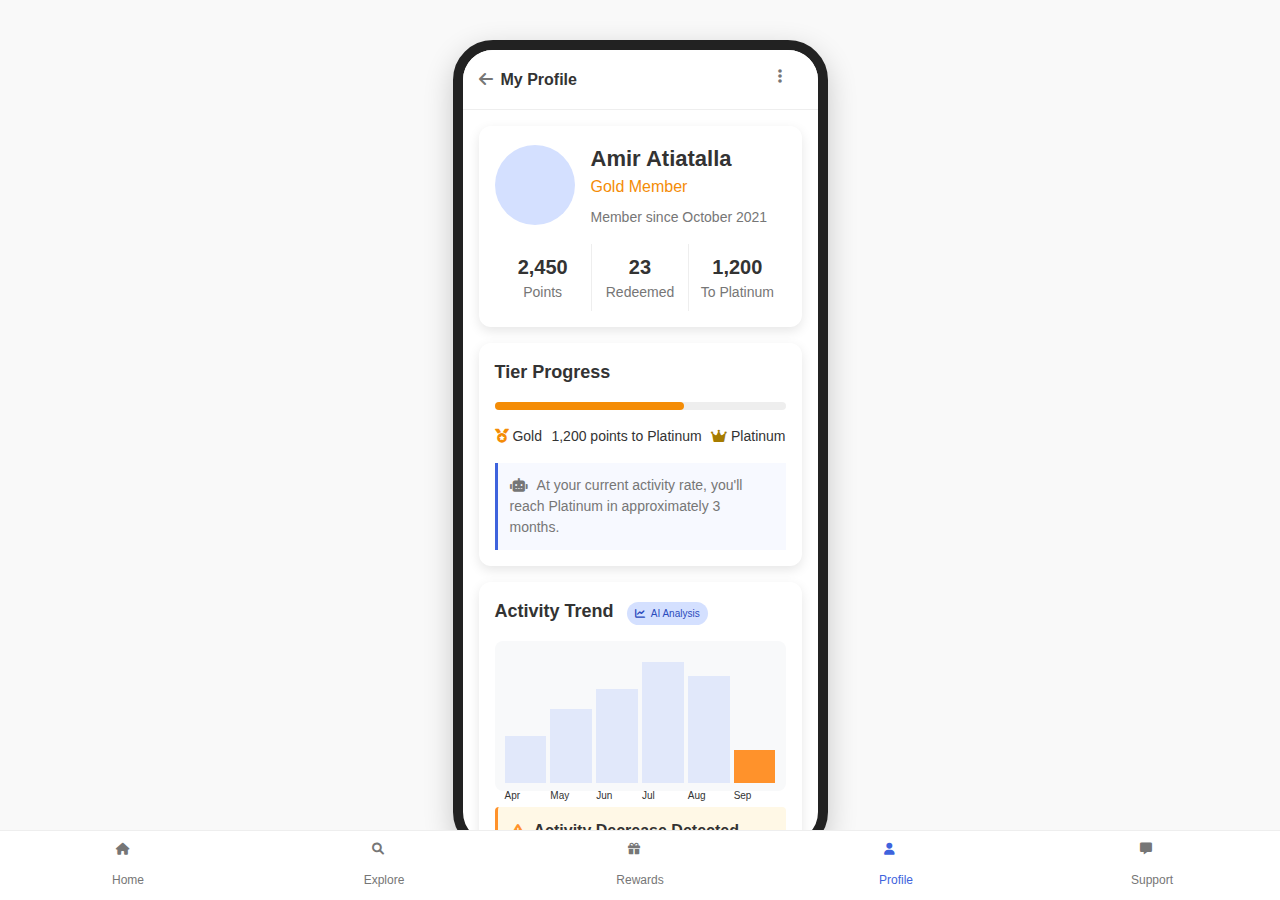
<file: profile.html>
<!DOCTYPE html>
<html lang="en">
<head>
    <meta charset="UTF-8">
    <meta name="viewport" content="width=device-width, initial-scale=1.0">
    <title>Tickit Rewards - Profile</title>
    <link rel="stylesheet" href="css/styles.css">
    <!-- Font Awesome for icons -->
    <link rel="stylesheet" href="https://cdnjs.cloudflare.com/ajax/libs/font-awesome/6.0.0/css/all.min.css">
</head>
<body>
    <div class="mobile-frame">
        <div class="app-container">
            <!-- App Header -->
            <div class="app-header">
                <div style="display: flex; align-items: center;">
                    <a href="index.html" style="margin-right: 8px; color: var(--gray-medium);">
                        <i class="fas fa-arrow-left"></i>
                    </a>
                    <span style="font-weight: 600;">My Profile</span>
                </div>
                <div class="header-icons">
                    <i class="fas fa-ellipsis-v header-icon"></i>
                </div>
            </div>
            
            <!-- Main Content -->
            <div class="main-content">
                <!-- User Profile Details -->
                <div class="card">
                    <div class="profile-header">
                        <div class="profile-avatar" style="width: 80px; height: 80px; background-image: url('https://images.unsplash.com/photo-1566753323558-f4e0952af115?ixlib=rb-1.2.1&auto=format&fit=crop&w=200&q=80'); background-size: cover;"></div>
                        <div class="profile-info">
                            <div class="profile-name" style="font-size: 22px;">Amir Atiatalla</div>
                            <div class="profile-tier">Gold Member</div>
                            <div style="margin-top: 8px; font-size: 14px; color: var(--gray-medium);">
                                Member since October 2021
                            </div>
                        </div>
                    </div>
                    
                    <div style="display: flex; margin-top: 16px;">
                        <div style="flex: 1; text-align: center; padding: 8px; border-right: 1px solid #eee;">
                            <div style="font-weight: 600; font-size: 20px;">2,450</div>
                            <div style="font-size: 14px; color: var(--gray-medium);">Points</div>
                        </div>
                        <div style="flex: 1; text-align: center; padding: 8px; border-right: 1px solid #eee;">
                            <div style="font-weight: 600; font-size: 20px;">23</div>
                            <div style="font-size: 14px; color: var(--gray-medium);">Redeemed</div>
                        </div>
                        <div style="flex: 1; text-align: center; padding: 8px;">
                            <div style="font-weight: 600; font-size: 20px;">1,200</div>
                            <div style="font-size: 14px; color: var(--gray-medium);">To Platinum</div>
                        </div>
                    </div>
                </div>
                
                <!-- Tier Progress -->
                <div class="card">
                    <div class="section-title">Tier Progress</div>
                    
                    <div style="position: relative; height: 8px; background-color: #eee; border-radius: 4px; margin-bottom: 16px;">
                        <div style="position: absolute; top: 0; left: 0; height: 100%; width: 65%; background-color: var(--secondary-color); border-radius: 4px;"></div>
                    </div>
                    
                    <div style="display: flex; justify-content: space-between; font-size: 14px;">
                        <span>
                            <i class="fas fa-medal" style="color: var(--secondary-color);"></i>
                            Gold
                        </span>
                        <span>1,200 points to Platinum</span>
                        <span>
                            <i class="fas fa-crown" style="color: #a67c00;"></i>
                            Platinum
                        </span>
                    </div>
                    
                    <!-- AI Insight -->
                    <div class="ai-explanation" style="margin-top: 16px;">
                        <i class="fas fa-robot" style="margin-right: 6px;"></i>
                        At your current activity rate, you'll reach Platinum in approximately 3 months.
                    </div>
                </div>
                
                <!-- Activity Trend with AI Insights -->
                <div class="card">
                    <div class="section-title">Activity Trend 
                        <span class="ai-badge" style="font-size: 10px; margin-left: 8px;">
                            <i class="fas fa-chart-line" style="margin-right: 4px;"></i>
                            AI Analysis
                        </span>
                    </div>
                    
                    <!-- Mock Chart -->
                    <div style="height: 150px; background-color: #f8f9fa; border-radius: 8px; display: flex; align-items: flex-end; padding: 8px; margin-bottom: 16px;">
                        <div style="flex: 1; height: 35%; background-color: #e1e8fa; margin: 0 2px; position: relative;">
                            <span style="position: absolute; bottom: -20px; left: 0; font-size: 10px;">Apr</span>
                        </div>
                        <div style="flex: 1; height: 55%; background-color: #e1e8fa; margin: 0 2px; position: relative;">
                            <span style="position: absolute; bottom: -20px; left: 0; font-size: 10px;">May</span>
                        </div>
                        <div style="flex: 1; height: 70%; background-color: #e1e8fa; margin: 0 2px; position: relative;">
                            <span style="position: absolute; bottom: -20px; left: 0; font-size: 10px;">Jun</span>
                        </div>
                        <div style="flex: 1; height: 90%; background-color: #e1e8fa; margin: 0 2px; position: relative;">
                            <span style="position: absolute; bottom: -20px; left: 0; font-size: 10px;">Jul</span>
                        </div>
                        <div style="flex: 1; height: 80%; background-color: #e1e8fa; margin: 0 2px; position: relative;">
                            <span style="position: absolute; bottom: -20px; left: 0; font-size: 10px;">Aug</span>
                        </div>
                        <div style="flex: 1; height: 25%; background-color: var(--warning); margin: 0 2px; position: relative;">
                            <span style="position: absolute; bottom: -20px; left: 0; font-size: 10px;">Sep</span>
                        </div>
                    </div>
                    
                    <!-- Churn Risk Alert -->
                    <div style="background-color: #fff8e6; border-left: 3px solid var(--warning); padding: 12px; margin-bottom: 16px; border-radius: 4px;">
                        <div style="font-weight: 600; margin-bottom: 4px; display: flex; align-items: center;">
                            <i class="fas fa-exclamation-triangle" style="color: var(--warning); margin-right: 8px;"></i>
                            Activity Decrease Detected
                        </div>
                        <p style="font-size: 14px;">
                            Your activity has decreased by 70% this month. We noticed you haven't redeemed any offers recently.
                        </p>
                    </div>
                    
                    <!-- Personalized Retention Offer -->
                    <div style="border: 1px dashed var(--primary-color); padding: 12px; border-radius: 8px; background-color: #f7f9ff;">
                        <div style="font-weight: 600; margin-bottom: 8px; color: var(--primary-color);">
                            <i class="fas fa-gift" style="margin-right: 6px;"></i>
                            Special Offer Just For You
                        </div>
                        <p style="font-size: 14px; margin-bottom: 12px;">
                            We've selected an exclusive offer based on your preferences for fine dining. Redeem by Oct 15 to get a 20% point bonus!
                        </p>
                        <button class="button" style="width: 100%;">
                            View Special Offer
                        </button>
                    </div>
                </div>
                
                <!-- Preferences Section -->
                <div class="card">
                    <div class="section-title">My Preferences</div>
                    
                    <div style="margin-bottom: 16px;">
                        <div style="font-weight: 500; margin-bottom: 8px;">Favorite Categories</div>
                        <div>
                            <span class="tag">Fine Dining</span>
                            <span class="tag">Adventure</span>
                            <span class="tag">Entertainment</span>
                            <span class="tag">Luxury Hotels</span>
                        </div>
                    </div>
                    
                    <div>
                        <div style="font-weight: 500; margin-bottom: 8px;">Communication Preferences</div>
                        <div style="display: flex; justify-content: space-between; align-items: center; padding: 8px 0; border-bottom: 1px solid #eee;">
                            <span>Push Notifications</span>
                            <div style="width: 40px; height: 20px; background-color: var(--primary-color); border-radius: 10px; position: relative;">
                                <div style="position: absolute; width: 18px; height: 18px; background-color: white; border-radius: 50%; top: 1px; right: 1px;"></div>
                            </div>
                        </div>
                        <div style="display: flex; justify-content: space-between; align-items: center; padding: 8px 0; border-bottom: 1px solid #eee;">
                            <span>Email Updates</span>
                            <div style="width: 40px; height: 20px; background-color: var(--primary-color); border-radius: 10px; position: relative;">
                                <div style="position: absolute; width: 18px; height: 18px; background-color: white; border-radius: 50%; top: 1px; right: 1px;"></div>
                            </div>
                        </div>
                        <div style="display: flex; justify-content: space-between; align-items: center; padding: 8px 0;">
                            <span>Location-Based Offers</span>
                            <div style="width: 40px; height: 20px; background-color: var(--gray-light); border-radius: 10px; position: relative;">
                                <div style="position: absolute; width: 18px; height: 18px; background-color: white; border-radius: 50%; top: 1px; left: 1px; box-shadow: 0 1px 3px rgba(0,0,0,0.2);"></div>
                            </div>
                        </div>
                    </div>
                </div>
                
                <!-- Points History -->
                <div class="card">
                    <div class="section-title">Points History</div>
                    
                    <div style="margin-bottom: 16px; display: flex; justify-content: space-between; align-items: center; padding-bottom: 8px; border-bottom: 1px solid #eee;">
                        <div>
                            <div style="font-weight: 500;">Dinner at Nobu</div>
                            <div style="font-size: 12px; color: var(--gray-medium);">September 5, 2023</div>
                        </div>
                        <div style="color: var(--success); font-weight: 600;">+350 points</div>
                    </div>
                    
                    <div style="margin-bottom: 16px; display: flex; justify-content: space-between; align-items: center; padding-bottom: 8px; border-bottom: 1px solid #eee;">
                        <div>
                            <div style="font-weight: 500;">Movie Tickets Redemption</div>
                            <div style="font-size: 12px; color: var(--gray-medium);">August 28, 2023</div>
                        </div>
                        <div style="color: var(--error); font-weight: 600;">-200 points</div>
                    </div>
                    
                    <div style="display: flex; justify-content: space-between; align-items: center; padding-bottom: 8px;">
                        <div>
                            <div style="font-weight: 500;">Dubai Mall Shopping</div>
                            <div style="font-size: 12px; color: var(--gray-medium);">August 15, 2023</div>
                        </div>
                        <div style="color: var(--success); font-weight: 600;">+450 points</div>
                    </div>
                    
                    <div style="text-align: center; margin-top: 16px;">
                        <a href="#" style="color: var(--primary-color); text-decoration: none; font-weight: 500;">
                            View All History
                        </a>
                    </div>
                </div>
            </div>
            
            <!-- Bottom Navigation -->
            <div class="bottom-nav">
                <div class="nav-item">
                    <i class="fas fa-home nav-icon"></i>
                    <span class="nav-text">Home</span>
                </div>
                <div class="nav-item">
                    <i class="fas fa-search nav-icon"></i>
                    <span class="nav-text">Explore</span>
                </div>
                <div class="nav-item">
                    <i class="fas fa-gift nav-icon"></i>
                    <span class="nav-text">Rewards</span>
                </div>
                <div class="nav-item active">
                    <i class="fas fa-user nav-icon"></i>
                    <span class="nav-text">Profile</span>
                </div>
                <div class="nav-item">
                    <i class="fas fa-comment-alt nav-icon"></i>
                    <span class="nav-text">Support</span>
                </div>
            </div>
        </div>
    </div>
    
    <!-- JavaScript -->
    <script src="js/main.js"></script>
</body>
</html>
</file>
<file: css/styles.css>
/* Tickit Rewards Wireframe Styles */

/* Base Styles */
:root {
  --primary-color: #3e63dd;
  --primary-dark: #2a4bbd;
  --primary-light: #d4e0ff;
  --secondary-color: #f48c06;
  --gray-dark: #333333;
  --gray-medium: #767676;
  --gray-light: #f5f5f5;
  --success: #2cb67d;
  --warning: #ff922b;
  --error: #e63946;
  --border-radius: 12px;
  --shadow: 0 4px 12px rgba(0, 0, 0, 0.1);
  --font-main: 'Roboto', 'Segoe UI', sans-serif;
}

* {
  margin: 0;
  padding: 0;
  box-sizing: border-box;
  font-family: var(--font-main);
}

body {
  background-color: #f9f9f9;
  color: var(--gray-dark);
  font-size: 16px;
  line-height: 1.5;
}

/* Mobile Frame - represents physical device */
.mobile-frame {
  width: 375px;
  height: 812px;
  margin: 40px auto;
  background-color: white;
  border-radius: 40px;
  box-shadow: 0 10px 30px rgba(0, 0, 0, 0.2);
  overflow: hidden;
  position: relative;
  border: 10px solid #222;
}

/* App Container */
.app-container {
  width: 100%;
  height: 100%;
  overflow-y: auto;
  position: relative;
}

/* App Header */
.app-header {
  padding: 16px;
  background-color: white;
  display: flex;
  justify-content: space-between;
  align-items: center;
  border-bottom: 1px solid #eee;
  height: 60px;
  position: sticky;
  top: 0;
  z-index: 100;
}

.logo {
  height: 32px;
}

.header-icons {
  display: flex;
  gap: 16px;
}

.header-icon {
  width: 24px;
  height: 24px;
  color: var(--gray-medium);
}

/* Main Content */
.main-content {
  padding: 16px;
  padding-bottom: 80px; /* Space for bottom nav */
}

/* Bottom Navigation */
.bottom-nav {
  display: flex;
  justify-content: space-around;
  align-items: center;
  background-color: white;
  border-top: 1px solid #eee;
  height: 70px;
  position: fixed;
  bottom: 0;
  left: 0;
  right: 0;
  z-index: 100;
}

.nav-item {
  display: flex;
  flex-direction: column;
  align-items: center;
  color: var(--gray-medium);
  font-size: 12px;
  width: 20%;
}

.nav-item.active {
  color: var(--primary-color);
}

.nav-icon {
  width: 24px;
  height: 24px;
  margin-bottom: 4px;
}

/* Cards and Containers */
.card {
  background-color: white;
  border-radius: var(--border-radius);
  padding: 16px;
  margin-bottom: 16px;
  box-shadow: var(--shadow);
}

.banner {
  width: 100%;
  height: 150px;
  border-radius: var(--border-radius);
  background-color: var(--primary-light);
  display: flex;
  align-items: center;
  justify-content: center;
  margin-bottom: 16px;
  overflow: hidden;
  position: relative;
}

.section-title {
  font-size: 18px;
  font-weight: 600;
  margin-bottom: 16px;
}

/* Offers and Rewards */
.offers-container {
  display: flex;
  gap: 12px;
  overflow-x: auto;
  padding: 4px 0 16px 0;
  -webkit-overflow-scrolling: touch;
}

.offer-card {
  min-width: 250px;
  background-color: white;
  border-radius: var(--border-radius);
  box-shadow: var(--shadow);
  overflow: hidden;
  flex-shrink: 0;
}

.offer-image {
  width: 100%;
  height: 130px;
  background-color: var(--primary-light);
  position: relative;
}

.offer-content {
  padding: 12px;
}

.offer-title {
  font-weight: 600;
  margin-bottom: 4px;
}

.offer-partner {
  color: var(--gray-medium);
  font-size: 14px;
  margin-bottom: 8px;
}

.ai-badge {
  display: inline-block;
  background-color: var(--primary-light);
  color: var(--primary-dark);
  padding: 4px 8px;
  border-radius: 12px;
  font-size: 12px;
  font-weight: 500;
}

/* User Profile Elements */
.profile-header {
  display: flex;
  align-items: center;
  margin-bottom: 16px;
}

.profile-avatar {
  width: 60px;
  height: 60px;
  border-radius: 50%;
  background-color: var(--primary-light);
  margin-right: 16px;
}

.profile-info {
  flex: 1;
}

.profile-name {
  font-weight: 600;
  font-size: 18px;
}

.profile-tier {
  color: var(--secondary-color);
  font-weight: 500;
}

.points-container {
  background-color: var(--primary-color);
  color: white;
  padding: 16px;
  border-radius: var(--border-radius);
  margin-bottom: 16px;
}

.points-value {
  font-size: 32px;
  font-weight: 600;
  margin-bottom: 4px;
}

.points-label {
  opacity: 0.8;
}

/* Chatbot UI */
.chat-container {
  display: flex;
  flex-direction: column;
  height: calc(100% - 130px);
}

.chat-messages {
  flex: 1;
  overflow-y: auto;
  padding: 16px;
}

.message {
  max-width: 80%;
  padding: 12px;
  margin-bottom: 12px;
  border-radius: 18px;
  position: relative;
}

.message.user {
  background-color: var(--primary-light);
  align-self: flex-end;
  margin-left: auto;
  border-bottom-right-radius: 4px;
}

.message.bot {
  background-color: #f0f0f0;
  align-self: flex-start;
  border-bottom-left-radius: 4px;
}

.chat-input {
  display: flex;
  padding: 12px;
  background-color: white;
  border-top: 1px solid #eee;
}

.chat-input input {
  flex: 1;
  padding: 12px;
  border: 1px solid #ddd;
  border-radius: 24px;
  margin-right: 8px;
}

.send-button {
  width: 40px;
  height: 40px;
  background-color: var(--primary-color);
  color: white;
  border-radius: 50%;
  display: flex;
  align-items: center;
  justify-content: center;
}

/* Forms and Inputs */
.form-group {
  margin-bottom: 16px;
}

.form-label {
  display: block;
  margin-bottom: 8px;
  font-weight: 500;
}

.form-input {
  width: 100%;
  padding: 12px;
  border: 1px solid #ddd;
  border-radius: var(--border-radius);
  font-size: 16px;
}

.button {
  display: inline-block;
  padding: 14px 24px;
  background-color: var(--primary-color);
  color: white;
  border: none;
  border-radius: var(--border-radius);
  font-size: 16px;
  font-weight: 500;
  cursor: pointer;
  text-align: center;
}

.button-secondary {
  background-color: var(--gray-light);
  color: var(--gray-dark);
}

/* Utility classes */
.ai-explanation {
  background-color: #f7f9ff;
  border-left: 3px solid var(--primary-color);
  padding: 12px;
  font-size: 14px;
  color: var(--gray-medium);
  margin-top: 8px;
}

.tag {
  display: inline-block;
  padding: 4px 8px;
  background-color: #f0f0f0;
  border-radius: 12px;
  font-size: 12px;
  margin-right: 4px;
  margin-bottom: 4px;
}

.flex {
  display: flex;
}

.justify-between {
  justify-content: space-between;
}

.items-center {
  align-items: center;
}

.mt-16 {
  margin-top: 16px;
}

.mb-16 {
  margin-bottom: 16px;
}
</file>
